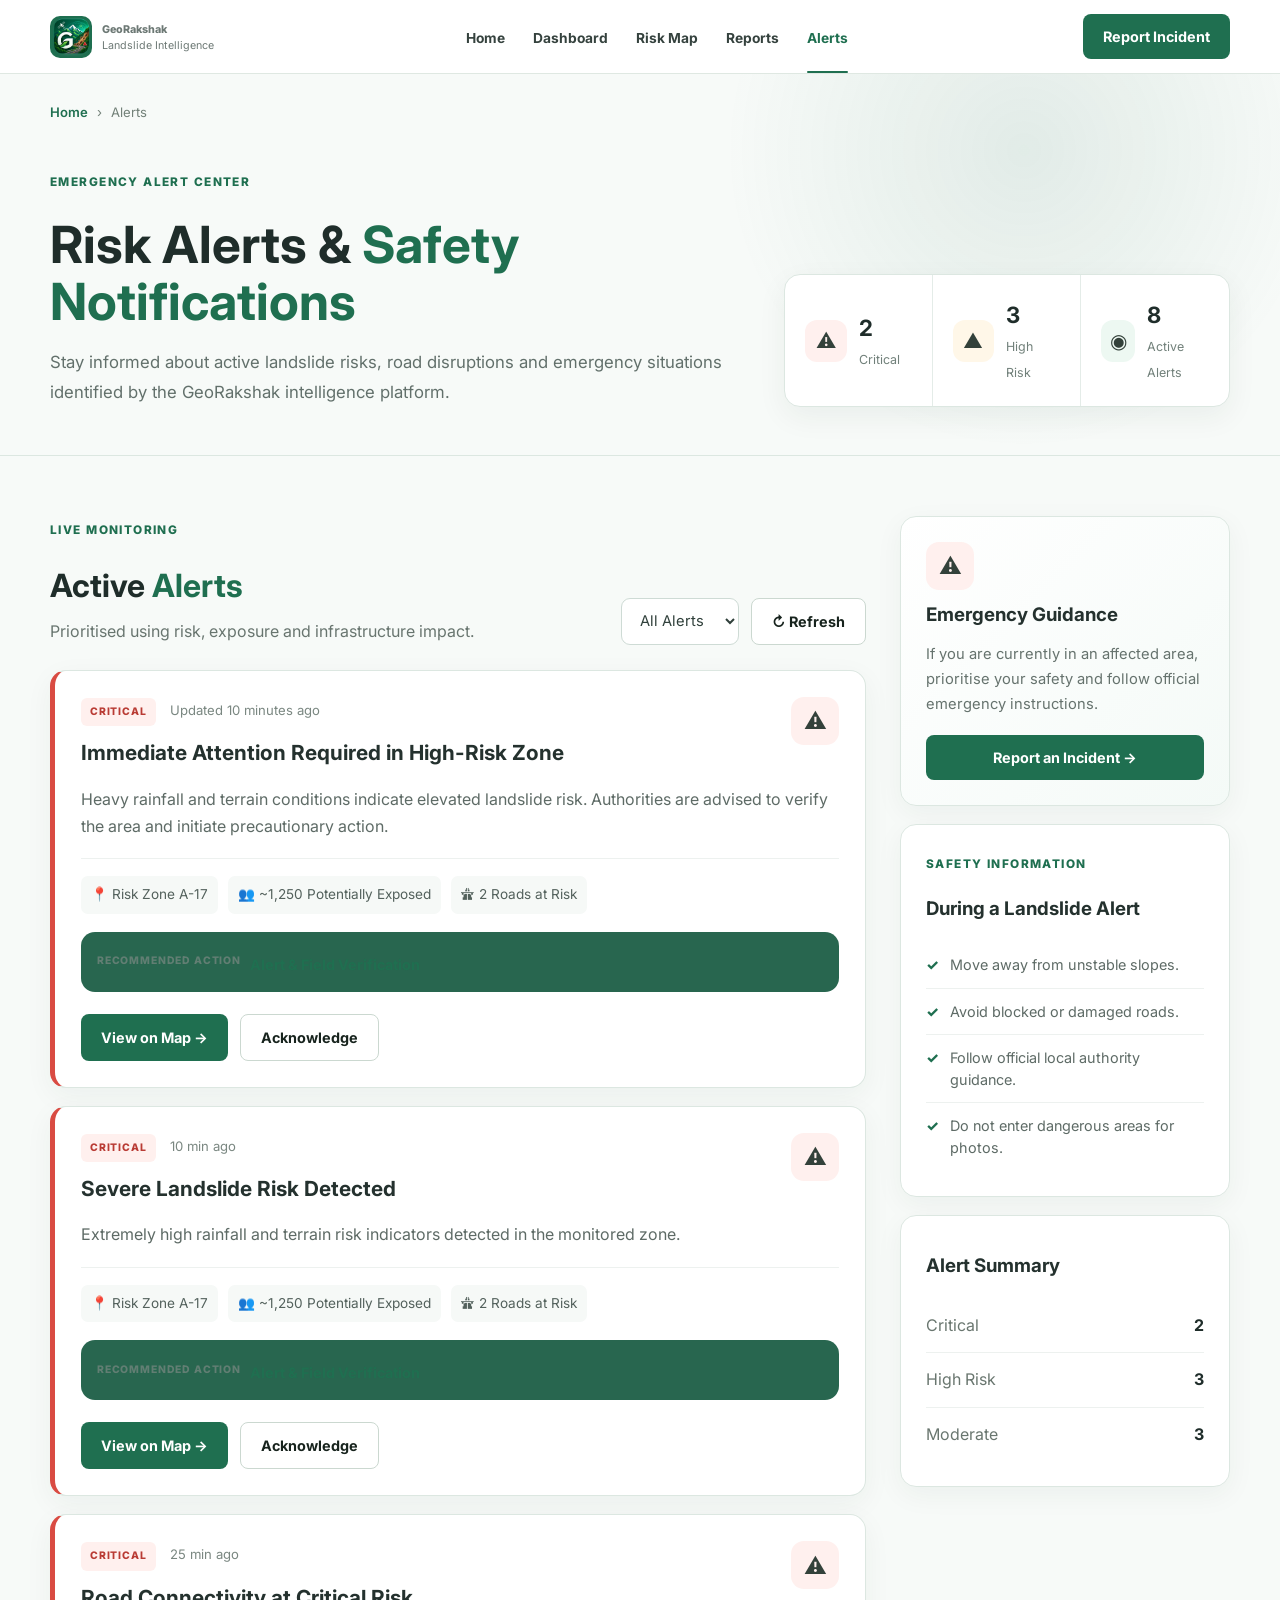
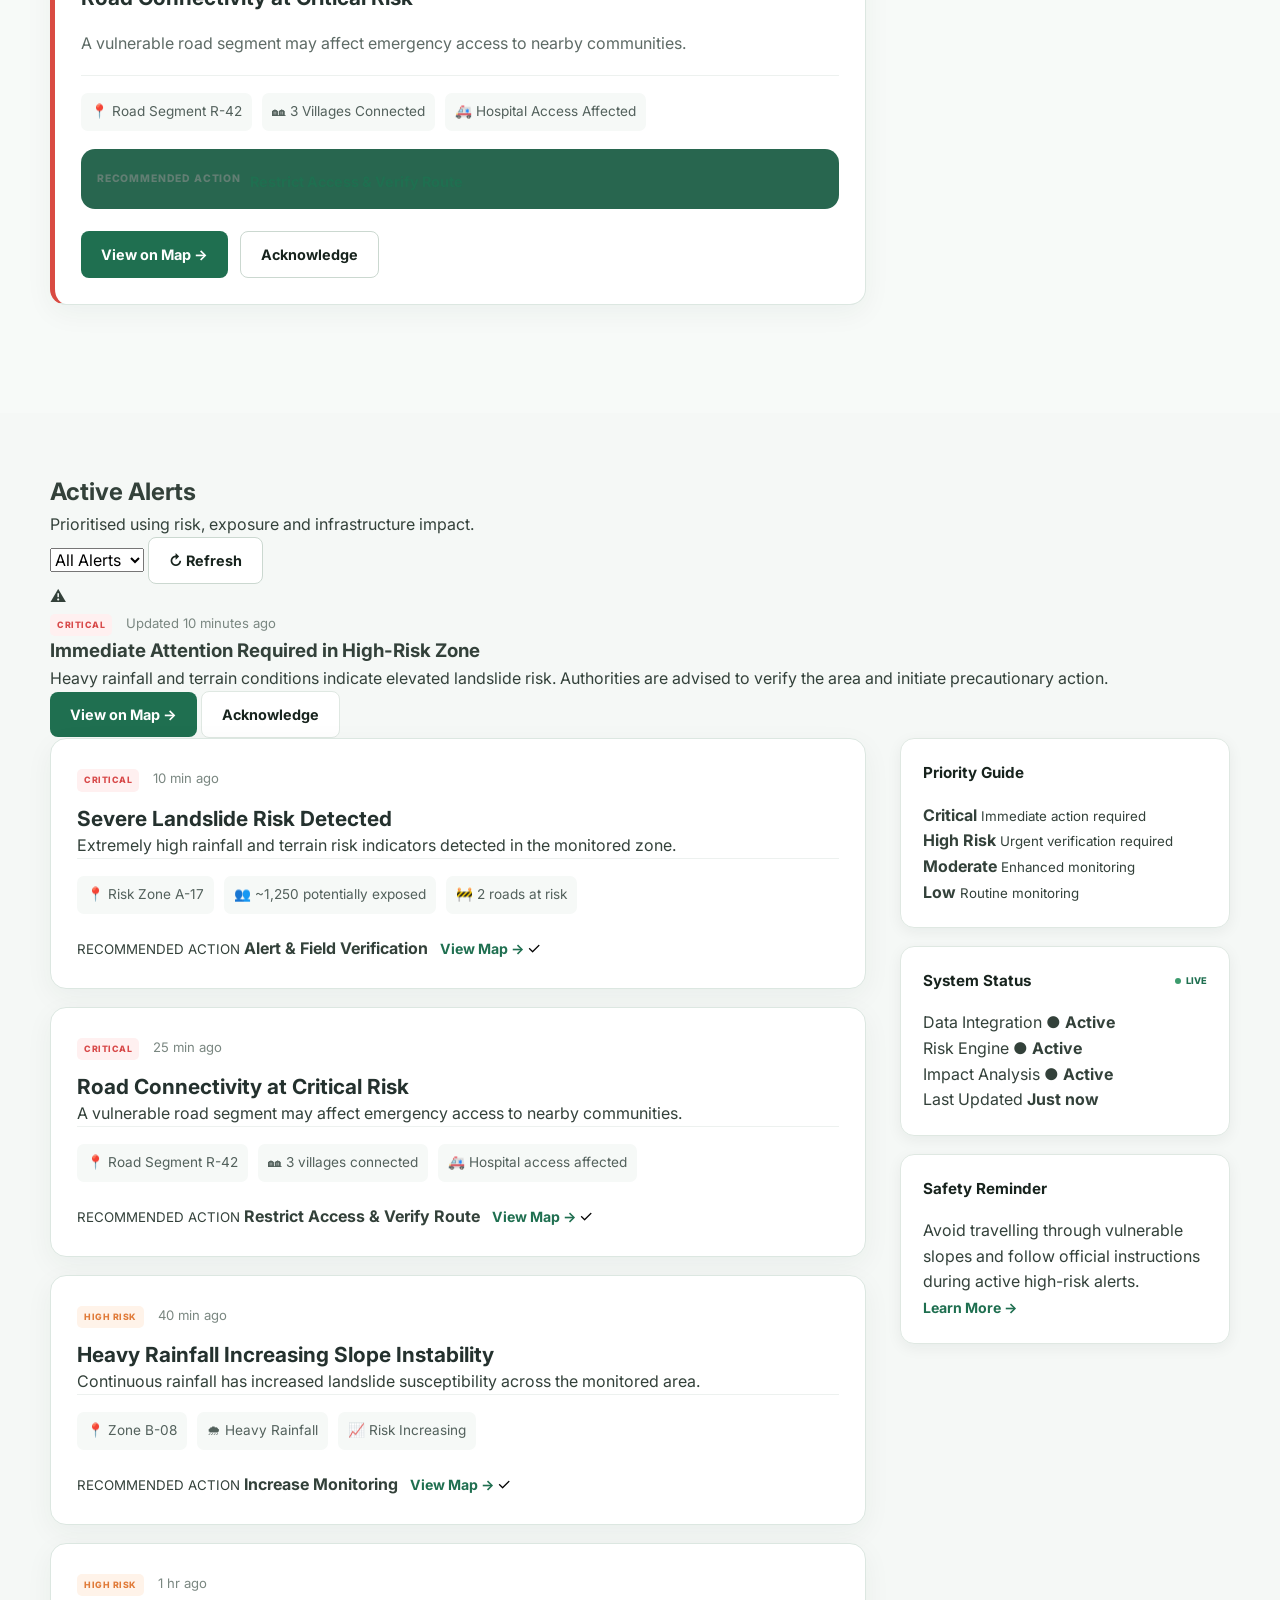
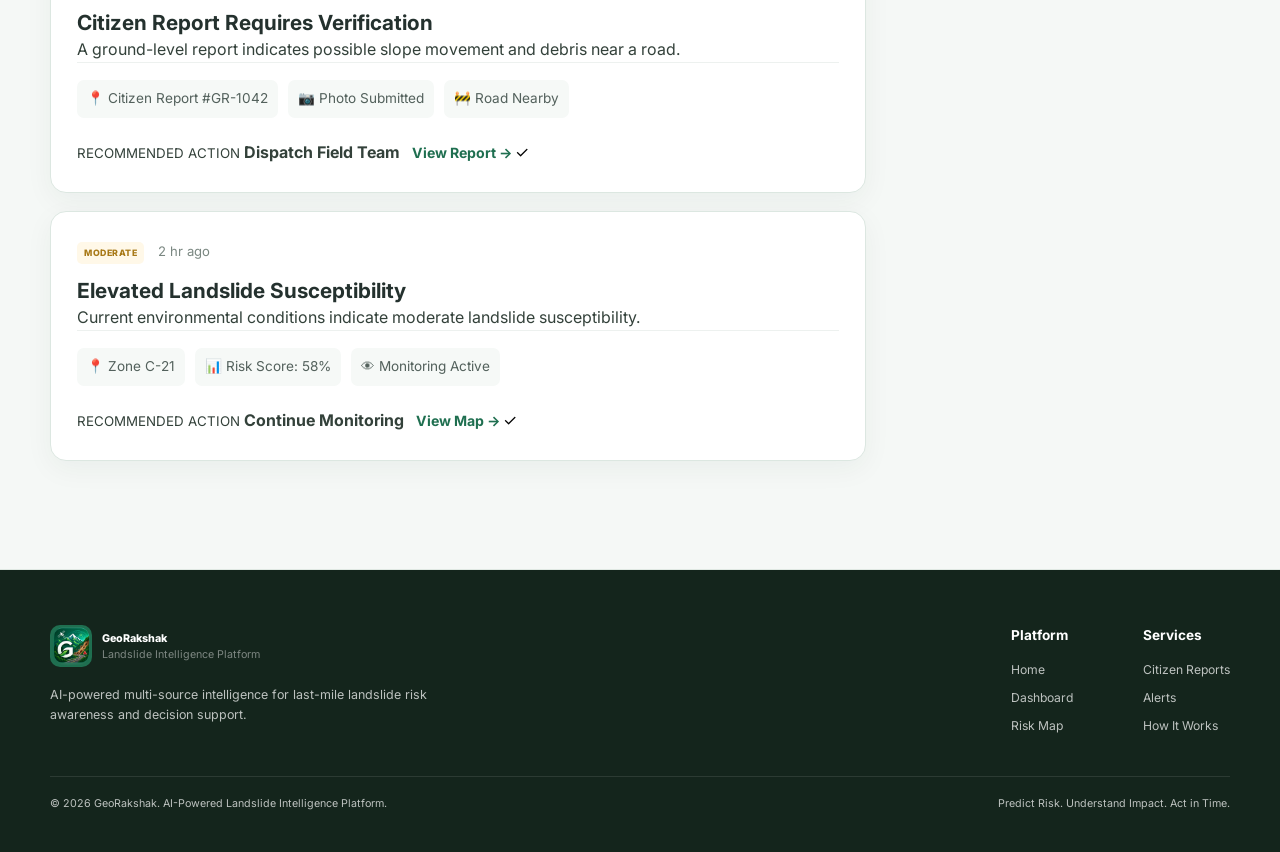
<file: alerts.html>
<!DOCTYPE html>
<html lang="en">
<head>
    <meta charset="UTF-8">

    <meta name="viewport"
          content="width=device-width, initial-scale=1.0">

    <meta name="description"
          content="GeoRakshak Landslide Alerts - Real-time risk alerts and emergency notifications">

    <title>Alerts | GeoRakshak</title>

    <!-- Shared CSS -->
    <link rel="stylesheet" href="css/style.css">
    <link rel="stylesheet" href="css/dashboard.css">
    <link rel="stylesheet" href="css/responsive.css">
    <link rel="stylesheet" href="css/alerts.css">

    <!-- Google Font -->
    <link rel="preconnect" href="https://fonts.googleapis.com">
    <link rel="preconnect" href="https://fonts.gstatic.com" crossorigin>

    <link
        href="https://fonts.googleapis.com/css2?family=Inter:wght@400;500;600;700;800&display=swap"
        rel="stylesheet"
    >
</head>

<body>

    <!-- =========================
         NAVBAR
    ========================== -->
    <header class="navbar">
        <div class="container nav-container">

            <!-- Logo -->
            <a href="index.html" class="logo">
                <div class="logo-icon">
    <img src="assets/images/logo.png" alt="GeoRakshak Logo">
</div>

                <div class="logo-text">
                    <span class="logo-name">GeoRakshak</span>
                    <span class="logo-tagline">Landslide Intelligence</span>
                </div>
            </a>


            <!-- Navigation -->
            <nav class="nav-links" id="navLinks">
                <a href="index.html" class="nav-link">Home</a>
                <a href="dashboard.html" class="nav-link">Dashboard</a>
                <a href="map.html" class="nav-link">Risk Map</a>
                <a href="reports.html" class="nav-link">Reports</a>
                <a href="alerts.html" class="nav-link active">Alerts</a>
            </nav>


            <!-- Actions -->
            <div class="nav-actions">

                <a href="reports.html" class="btn btn-primary">
                    Report Incident
                </a>

                <!-- Mobile Menu Button -->
                <button
                    class="menu-toggle"
                    id="menuToggle"
                    aria-label="Toggle navigation menu"
                >
                    <span></span>
                    <span></span>
                    <span></span>
                </button>

            </div>

        </div>
    </header>


    <main class="alerts-page">

    <!-- PAGE HEADER -->
    <section class="alerts-hero">
        <div class="container">

            <div class="breadcrumb">
                <a href="index.html">Home</a>
                <span>›</span>
                <span>Alerts</span>
            </div>

            <div class="alerts-hero-content">

                <div class="alerts-intro">
                    <span class="section-label">
                        EMERGENCY ALERT CENTER
                    </span>

                    <h1>
                        Risk Alerts &
                        <span>Safety Notifications</span>
                    </h1>

                    <p>
                        Stay informed about active landslide risks, road
                        disruptions and emergency situations identified by
                        the GeoRakshak intelligence platform.
                    </p>
                </div>

                <div class="alerts-stats">

                    <div class="alert-stat critical">
                        <div class="alert-stat-icon">⚠</div>
                        <div>
                            <strong>2</strong>
                            <span>Critical</span>
                        </div>
                    </div>

                    <div class="alert-stat high">
                        <div class="alert-stat-icon">▲</div>
                        <div>
                            <strong>3</strong>
                            <span>High Risk</span>
                        </div>
                    </div>

                    <div class="alert-stat active">
                        <div class="alert-stat-icon">◉</div>
                        <div>
                            <strong>8</strong>
                            <span>Active Alerts</span>
                        </div>
                    </div>

                </div>

            </div>

        </div>
    </section>


    <!-- ALERTS SECTION -->
    <section class="alerts-section">
        <div class="container">

            <div class="alerts-layout">


                <!-- LEFT -->
                <div class="alerts-main">

                    <div class="alerts-section-top">

                        <div>
                            <span class="section-label">
                                LIVE MONITORING
                            </span>

                            <h2>
                                Active <span>Alerts</span>
                            </h2>

                            <p>
                                Prioritised using risk, exposure and
                                infrastructure impact.
                            </p>
                        </div>

                        <div class="alerts-actions">

                            <select id="alertFilter">
                                <option value="all">All Alerts</option>
                                <option value="critical">Critical</option>
                                <option value="high">High Risk</option>
                                <option value="moderate">Moderate</option>
                            </select>

                            <button
                                type="button"
                                class="btn btn-outline"
                                id="refreshAlerts"
                            >
                                ↻ Refresh
                            </button>

                        </div>

                    </div>


                    <!-- ALERT CARD 1 -->
                    <article class="alert-card critical-alert">

                        <div class="alert-card-header">

                            <div class="alert-card-title">

                                <span class="severity-tag critical-tag">
                                    CRITICAL
                                </span>

                                <span class="alert-time">
                                    Updated 10 minutes ago
                                </span>

                                <h3>
                                    Immediate Attention Required
                                    in High-Risk Zone
                                </h3>
                            </div>

                            <div class="alert-warning-icon">
                                ⚠
                            </div>

                        </div>

                        <p class="alert-description">
                            Heavy rainfall and terrain conditions indicate
                            elevated landslide risk. Authorities are advised
                            to verify the area and initiate precautionary action.
                        </p>

                        <div class="alert-meta">
                            <span>📍 Risk Zone A-17</span>
                            <span>👥 ~1,250 Potentially Exposed</span>
                            <span>🛣 2 Roads at Risk</span>
                        </div>

                        <div class="recommended-action">
                            <span>RECOMMENDED ACTION</span>
                            <strong>Alert & Field Verification</strong>
                        </div>

                        <div class="alert-card-footer">
                            <a href="map.html" class="btn btn-primary">
                                View on Map →
                            </a>

                            <button class="btn btn-outline">
                                Acknowledge
                            </button>
                        </div>

                    </article>


                    <!-- ALERT CARD 2 -->
                    <article class="alert-card critical-alert">

                        <div class="alert-card-header">

                            <div class="alert-card-title">

                                <span class="severity-tag critical-tag">
                                    CRITICAL
                                </span>

                                <span class="alert-time">
                                    10 min ago
                                </span>

                                <h3>
                                    Severe Landslide Risk Detected
                                </h3>
                            </div>

                            <div class="alert-warning-icon">
                                ⚠
                            </div>

                        </div>

                        <p class="alert-description">
                            Extremely high rainfall and terrain risk indicators
                            detected in the monitored zone.
                        </p>

                        <div class="alert-meta">
                            <span>📍 Risk Zone A-17</span>
                            <span>👥 ~1,250 Potentially Exposed</span>
                            <span>🛣 2 Roads at Risk</span>
                        </div>

                        <div class="recommended-action">
                            <span>RECOMMENDED ACTION</span>
                            <strong>Alert & Field Verification</strong>
                        </div>

                        <div class="alert-card-footer">
                            <a href="map.html" class="btn btn-primary">
                                View on Map →
                            </a>

                            <button class="btn btn-outline">
                                Acknowledge
                            </button>
                        </div>

                    </article>


                    <!-- ALERT CARD 3 -->
                    <article class="alert-card critical-alert">

                        <div class="alert-card-header">

                            <div class="alert-card-title">

                                <span class="severity-tag critical-tag">
                                    CRITICAL
                                </span>

                                <span class="alert-time">
                                    25 min ago
                                </span>

                                <h3>
                                    Road Connectivity at Critical Risk
                                </h3>
                            </div>

                            <div class="alert-warning-icon">
                                ⚠
                            </div>

                        </div>

                        <p class="alert-description">
                            A vulnerable road segment may affect emergency
                            access to nearby communities.
                        </p>

                        <div class="alert-meta">
                            <span>📍 Road Segment R-42</span>
                            <span>🏘 3 Villages Connected</span>
                            <span>🚑 Hospital Access Affected</span>
                        </div>

                        <div class="recommended-action">
                            <span>RECOMMENDED ACTION</span>
                            <strong>Restrict Access & Verify Route</strong>
                        </div>

                        <div class="alert-card-footer">
                            <a href="map.html" class="btn btn-primary">
                                View on Map →
                            </a>

                            <button class="btn btn-outline">
                                Acknowledge
                            </button>
                        </div>

                    </article>

                </div>


                <!-- RIGHT SIDEBAR -->
                <aside class="alerts-sidebar">

                    <div class="alerts-side-card emergency-card">

                        <div class="side-icon">⚠</div>

                        <h3>Emergency Guidance</h3>

                        <p>
                            If you are currently in an affected area,
                            prioritise your safety and follow official
                            emergency instructions.
                        </p>

                        <a href="reports.html" class="btn btn-primary full-width-btn">
                            Report an Incident →
                        </a>

                    </div>


                    <div class="alerts-side-card">

                        <span class="section-label">
                            SAFETY INFORMATION
                        </span>

                        <h3>During a Landslide Alert</h3>

                        <ul class="safety-list">
                            <li>Move away from unstable slopes.</li>
                            <li>Avoid blocked or damaged roads.</li>
                            <li>Follow official local authority guidance.</li>
                            <li>Do not enter dangerous areas for photos.</li>
                        </ul>

                    </div>


                    <div class="alerts-side-card alert-summary-card">

                        <h3>Alert Summary</h3>

                        <div class="summary-row">
                            <span>Critical</span>
                            <strong>2</strong>
                        </div>

                        <div class="summary-row">
                            <span>High Risk</span>
                            <strong>3</strong>
                        </div>

                        <div class="summary-row">
                            <span>Moderate</span>
                            <strong>3</strong>
                        </div>

                    </div>

                </aside>

            </div>

        </div>
    </section>

</main>

        <!-- =========================
             MAIN ALERTS SECTION
        ========================== -->
        <section class="alerts-section section">

            <div class="container">

                <!-- Controls -->
                <div class="alerts-toolbar">

                    <div class="alerts-toolbar-left">

                        <h2>Active Alerts</h2>

                        <p>
                            Prioritised using risk, exposure and
                            infrastructure impact.
                        </p>

                    </div>


                    <div class="alerts-controls">

                        <!-- Filter -->
                        <select
                            id="alertFilter"
                            class="alert-select"
                            aria-label="Filter alerts by severity"
                        >
                            <option value="all">All Alerts</option>
                            <option value="critical">Critical</option>
                            <option value="high">High Risk</option>
                            <option value="moderate">Moderate</option>
                            <option value="low">Low Risk</option>
                        </select>


                        <!-- Refresh -->
                        <button
                            class="btn btn-outline alert-refresh-btn"
                            id="refreshAlerts"
                        >
                            ↻ Refresh
                        </button>

                    </div>

                </div>


                <!-- Critical Alert Banner -->
                <div class="emergency-banner">

                    <div class="emergency-icon">
                        ⚠
                    </div>

                    <div class="emergency-content">

                        <div class="emergency-title-row">
                            <span class="severity-badge critical-badge">
                                CRITICAL
                            </span>

                            <span class="alert-time">
                                Updated 10 minutes ago
                            </span>
                        </div>

                        <h3>
                            Immediate Attention Required in High-Risk Zone
                        </h3>

                        <p>
                            Heavy rainfall and terrain conditions indicate
                            elevated landslide risk. Authorities are advised
                            to verify the area and initiate precautionary action.
                        </p>

                        <div class="emergency-actions">

                            <a href="map.html" class="btn btn-primary">
                                View on Map →
                            </a>

                            <button
                                class="btn btn-secondary acknowledge-btn"
                            >
                                Acknowledge
                            </button>

                        </div>

                    </div>

                </div>


                <!-- Alert Grid -->
                <div class="alerts-layout">

                    <!-- LEFT : ALERT LIST -->
                    <div class="alerts-list" id="alertsList">


                        <!-- Alert 1 -->
                        <article
                            class="alert-card critical"
                            data-severity="critical"
                        >

                            <div class="alert-status-column">
                                <div class="alert-status-dot critical-dot"></div>
                            </div>


                            <div class="alert-card-content">

                                <div class="alert-card-top">

                                    <span class="severity-badge critical-badge">
                                        CRITICAL
                                    </span>

                                    <span class="alert-time">
                                        10 min ago
                                    </span>

                                </div>


                                <h3>
                                    Severe Landslide Risk Detected
                                </h3>

                                <p>
                                    Extremely high rainfall and terrain risk
                                    indicators detected in the monitored zone.
                                </p>


                                <div class="alert-meta">

                                    <span>📍 Risk Zone A-17</span>

                                    <span>👥 ~1,250 potentially exposed</span>

                                    <span>🚧 2 roads at risk</span>

                                </div>


                                <div class="alert-card-footer">

                                    <div class="recommended-action-text">

                                        <small>
                                            RECOMMENDED ACTION
                                        </small>

                                        <strong>
                                            Alert & Field Verification
                                        </strong>

                                    </div>


                                    <div class="alert-card-buttons">

                                        <a
                                            href="map.html"
                                            class="text-btn"
                                        >
                                            View Map →
                                        </a>

                                        <button
                                            class="icon-btn acknowledge-btn"
                                            title="Acknowledge Alert"
                                        >
                                            ✓
                                        </button>

                                    </div>

                                </div>

                            </div>

                        </article>


                        <!-- Alert 2 -->
                        <article
                            class="alert-card critical"
                            data-severity="critical"
                        >

                            <div class="alert-status-column">
                                <div class="alert-status-dot critical-dot"></div>
                            </div>


                            <div class="alert-card-content">

                                <div class="alert-card-top">

                                    <span class="severity-badge critical-badge">
                                        CRITICAL
                                    </span>

                                    <span class="alert-time">
                                        25 min ago
                                    </span>

                                </div>


                                <h3>
                                    Road Connectivity at Critical Risk
                                </h3>

                                <p>
                                    A vulnerable road segment may affect
                                    emergency access to nearby communities.
                                </p>


                                <div class="alert-meta">

                                    <span>📍 Road Segment R-42</span>

                                    <span>🏘 3 villages connected</span>

                                    <span>🚑 Hospital access affected</span>

                                </div>


                                <div class="alert-card-footer">

                                    <div class="recommended-action-text">

                                        <small>
                                            RECOMMENDED ACTION
                                        </small>

                                        <strong>
                                            Restrict Access & Verify Route
                                        </strong>

                                    </div>


                                    <div class="alert-card-buttons">

                                        <a
                                            href="map.html"
                                            class="text-btn"
                                        >
                                            View Map →
                                        </a>

                                        <button
                                            class="icon-btn acknowledge-btn"
                                            title="Acknowledge Alert"
                                        >
                                            ✓
                                        </button>

                                    </div>

                                </div>

                            </div>

                        </article>


                        <!-- Alert 3 -->
                        <article
                            class="alert-card high"
                            data-severity="high"
                        >

                            <div class="alert-status-column">
                                <div class="alert-status-dot high-dot"></div>
                            </div>


                            <div class="alert-card-content">

                                <div class="alert-card-top">

                                    <span class="severity-badge high-badge">
                                        HIGH RISK
                                    </span>

                                    <span class="alert-time">
                                        40 min ago
                                    </span>

                                </div>


                                <h3>
                                    Heavy Rainfall Increasing Slope Instability
                                </h3>

                                <p>
                                    Continuous rainfall has increased
                                    landslide susceptibility across
                                    the monitored area.
                                </p>


                                <div class="alert-meta">

                                    <span>📍 Zone B-08</span>

                                    <span>🌧 Heavy Rainfall</span>

                                    <span>📈 Risk Increasing</span>

                                </div>


                                <div class="alert-card-footer">

                                    <div class="recommended-action-text">

                                        <small>
                                            RECOMMENDED ACTION
                                        </small>

                                        <strong>
                                            Increase Monitoring
                                        </strong>

                                    </div>


                                    <div class="alert-card-buttons">

                                        <a
                                            href="map.html"
                                            class="text-btn"
                                        >
                                            View Map →
                                        </a>

                                        <button
                                            class="icon-btn acknowledge-btn"
                                            title="Acknowledge Alert"
                                        >
                                            ✓
                                        </button>

                                    </div>

                                </div>

                            </div>

                        </article>


                        <!-- Alert 4 -->
                        <article
                            class="alert-card high"
                            data-severity="high"
                        >

                            <div class="alert-status-column">
                                <div class="alert-status-dot high-dot"></div>
                            </div>


                            <div class="alert-card-content">

                                <div class="alert-card-top">

                                    <span class="severity-badge high-badge">
                                        HIGH RISK
                                    </span>

                                    <span class="alert-time">
                                        1 hr ago
                                    </span>

                                </div>


                                <h3>
                                    Citizen Report Requires Verification
                                </h3>

                                <p>
                                    A ground-level report indicates possible
                                    slope movement and debris near a road.
                                </p>


                                <div class="alert-meta">

                                    <span>📍 Citizen Report #GR-1042</span>

                                    <span>📷 Photo Submitted</span>

                                    <span>🚧 Road Nearby</span>

                                </div>


                                <div class="alert-card-footer">

                                    <div class="recommended-action-text">

                                        <small>
                                            RECOMMENDED ACTION
                                        </small>

                                        <strong>
                                            Dispatch Field Team
                                        </strong>

                                    </div>


                                    <div class="alert-card-buttons">

                                        <a
                                            href="reports.html"
                                            class="text-btn"
                                        >
                                            View Report →
                                        </a>

                                        <button
                                            class="icon-btn acknowledge-btn"
                                            title="Acknowledge Alert"
                                        >
                                            ✓
                                        </button>

                                    </div>

                                </div>

                            </div>

                        </article>


                        <!-- Alert 5 -->
                        <article
                            class="alert-card moderate"
                            data-severity="moderate"
                        >

                            <div class="alert-status-column">
                                <div class="alert-status-dot moderate-dot"></div>
                            </div>


                            <div class="alert-card-content">

                                <div class="alert-card-top">

                                    <span class="severity-badge moderate-badge">
                                        MODERATE
                                    </span>

                                    <span class="alert-time">
                                        2 hr ago
                                    </span>

                                </div>


                                <h3>
                                    Elevated Landslide Susceptibility
                                </h3>

                                <p>
                                    Current environmental conditions indicate
                                    moderate landslide susceptibility.
                                </p>


                                <div class="alert-meta">

                                    <span>📍 Zone C-21</span>

                                    <span>📊 Risk Score: 58%</span>

                                    <span>👁 Monitoring Active</span>

                                </div>


                                <div class="alert-card-footer">

                                    <div class="recommended-action-text">

                                        <small>
                                            RECOMMENDED ACTION
                                        </small>

                                        <strong>
                                            Continue Monitoring
                                        </strong>

                                    </div>


                                    <div class="alert-card-buttons">

                                        <a
                                            href="map.html"
                                            class="text-btn"
                                        >
                                            View Map →
                                        </a>

                                        <button
                                            class="icon-btn acknowledge-btn"
                                            title="Acknowledge Alert"
                                        >
                                            ✓
                                        </button>

                                    </div>

                                </div>

                            </div>

                        </article>


                        <!-- Empty State -->
                        <div
                            class="no-alerts"
                            id="noAlerts"
                            style="display: none;"
                        >
                            <div class="no-alert-icon">✓</div>

                            <h3>No Alerts Found</h3>

                            <p>
                                There are no active alerts matching
                                the selected filter.
                            </p>
                        </div>

                    </div>


                    <!-- RIGHT : ALERT INFORMATION PANEL -->
                    <aside class="alerts-sidebar">


                        <!-- Priority Guide -->
                        <div class="sidebar-card">

                            <div class="sidebar-card-header">
                                <h3>Priority Guide</h3>
                            </div>


                            <div class="priority-guide">

                                <div class="priority-item">

                                    <span class="priority-color critical-color"></span>

                                    <div>
                                        <strong>Critical</strong>
                                        <small>
                                            Immediate action required
                                        </small>
                                    </div>

                                </div>


                                <div class="priority-item">

                                    <span class="priority-color high-color"></span>

                                    <div>
                                        <strong>High Risk</strong>
                                        <small>
                                            Urgent verification required
                                        </small>
                                    </div>

                                </div>


                                <div class="priority-item">

                                    <span class="priority-color moderate-color"></span>

                                    <div>
                                        <strong>Moderate</strong>
                                        <small>
                                            Enhanced monitoring
                                        </small>
                                    </div>

                                </div>


                                <div class="priority-item">

                                    <span class="priority-color low-color"></span>

                                    <div>
                                        <strong>Low</strong>
                                        <small>
                                            Routine monitoring
                                        </small>
                                    </div>

                                </div>

                            </div>

                        </div>


                        <!-- System Status -->
                        <div class="sidebar-card system-status-card">

                            <div class="sidebar-card-header">

                                <h3>System Status</h3>

                                <span class="system-live">
                                    <i></i> LIVE
                                </span>

                            </div>


                            <div class="system-status-list">

                                <div class="system-status-item">

                                    <span>Data Integration</span>

                                    <strong class="status-online">
                                        ● Active
                                    </strong>

                                </div>


                                <div class="system-status-item">

                                    <span>Risk Engine</span>

                                    <strong class="status-online">
                                        ● Active
                                    </strong>

                                </div>


                                <div class="system-status-item">

                                    <span>Impact Analysis</span>

                                    <strong class="status-online">
                                        ● Active
                                    </strong>

                                </div>


                                <div class="system-status-item">

                                    <span>Last Updated</span>

                                    <strong id="lastUpdated">
                                        Just now
                                    </strong>

                                </div>

                            </div>

                        </div>


                        <!-- Safety Information -->
                        <div class="sidebar-card safety-card">

                            <div class="sidebar-card-header">
                                <h3>Safety Reminder</h3>
                            </div>

                            <p>
                                Avoid travelling through vulnerable
                                slopes and follow official instructions
                                during active high-risk alerts.
                            </p>

                            <a href="index.html#how-it-works" class="text-btn">
                                Learn More →
                            </a>

                        </div>

                    </aside>

                </div>

            </div>

        </section>

    </main>


    <!-- =========================
         FOOTER
    ========================== -->
    <footer class="footer">

        <div class="container footer-container">

            <div class="footer-brand">

                <a href="index.html" class="logo">

                    <div class="logo-icon">
    <img src="assets/images/logo.png" alt="GeoRakshak Logo">
</div>

                    <div class="logo-text">
                        <span class="logo-name">GeoRakshak</span>

                        <span class="logo-tagline">
                            Landslide Intelligence Platform
                        </span>
                    </div>

                </a>

                <p>
                    AI-powered multi-source intelligence for
                    last-mile landslide risk awareness and
                    decision support.
                </p>

            </div>


            <div class="footer-links">

                <div>

                    <h4>Platform</h4>

                    <a href="index.html">Home</a>
                    <a href="dashboard.html">Dashboard</a>
                    <a href="map.html">Risk Map</a>

                </div>


                <div>

                    <h4>Services</h4>

                    <a href="reports.html">Citizen Reports</a>
                    <a href="alerts.html">Alerts</a>
                    <a href="index.html#how-it-works">
                        How It Works
                    </a>

                </div>

            </div>

        </div>


        <div class="container footer-bottom">

            <p>
                © 2026 GeoRakshak. AI-Powered Landslide Intelligence Platform.
            </p>

            <p>
                Predict Risk. Understand Impact. Act in Time.
            </p>

        </div>

    </footer>


    <!-- Shared JavaScript -->
    <script src="js/main.js"></script>

</body>
</html>
</file>
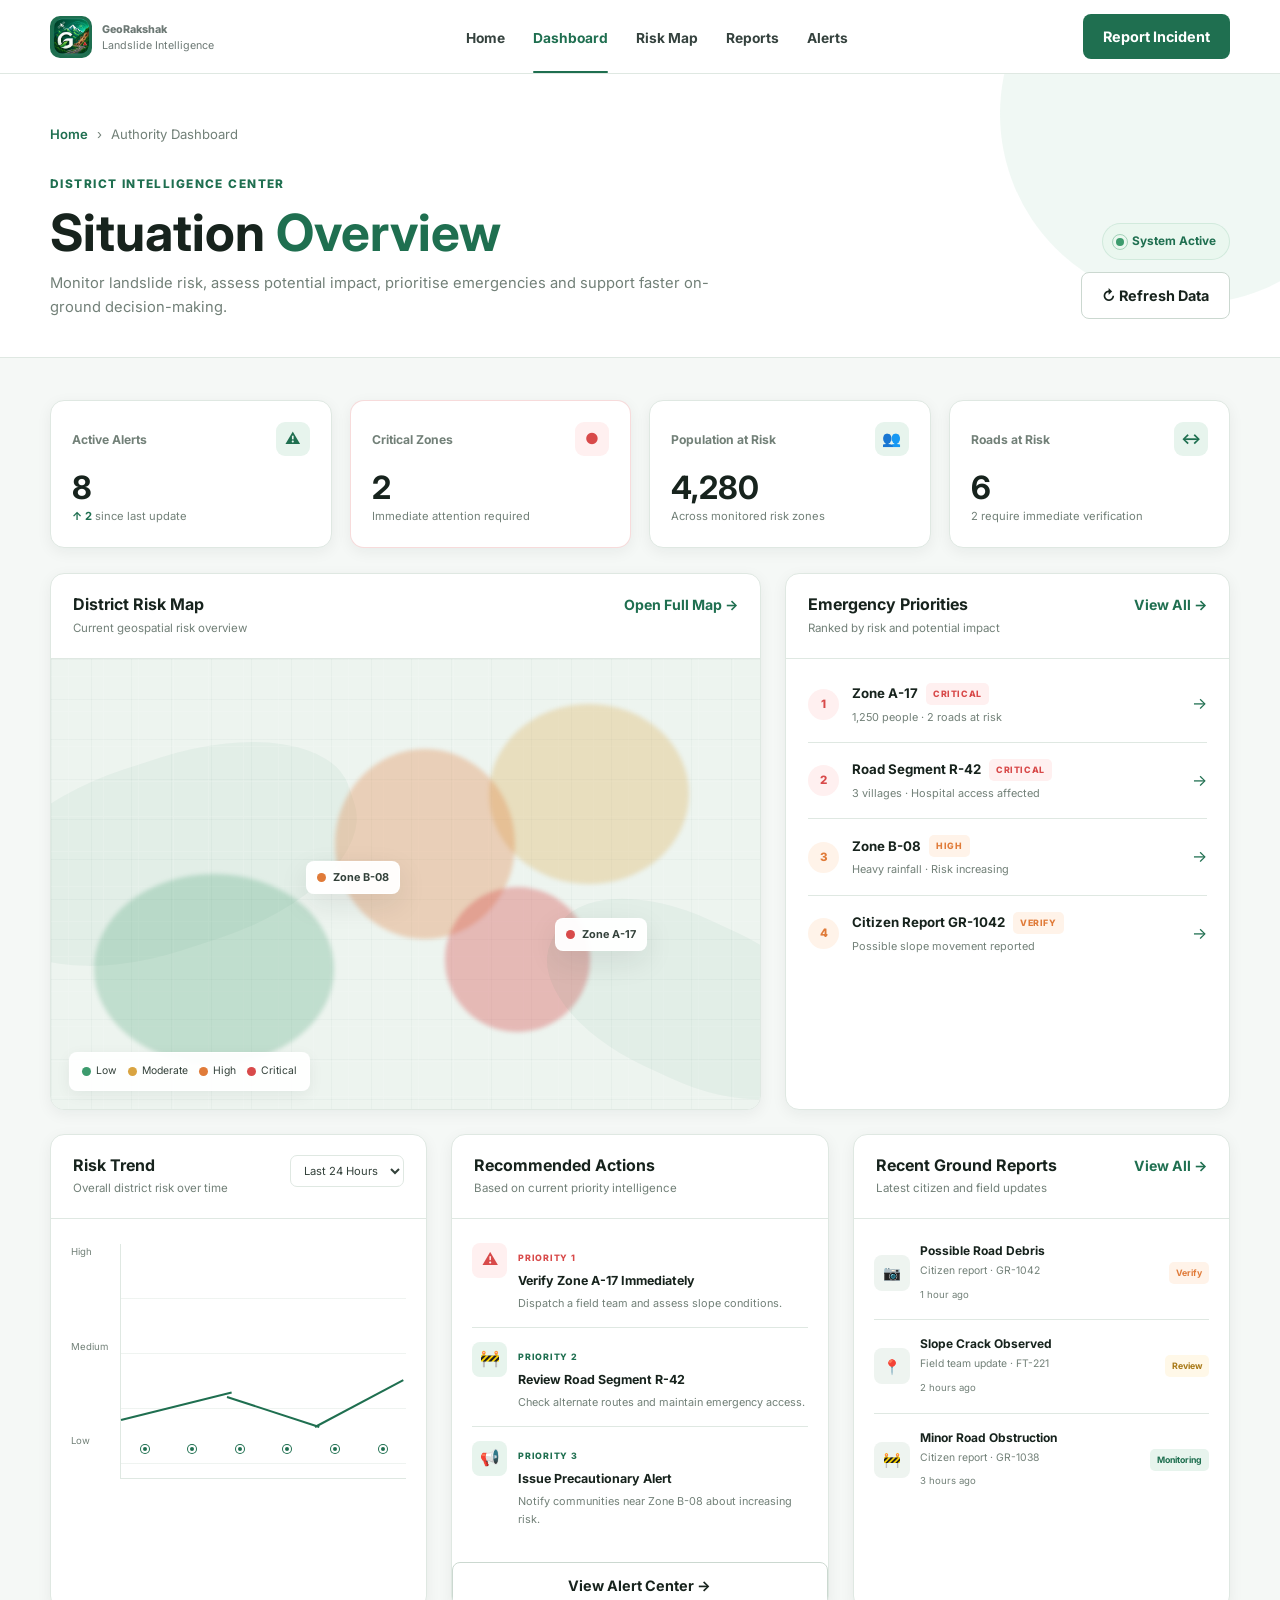
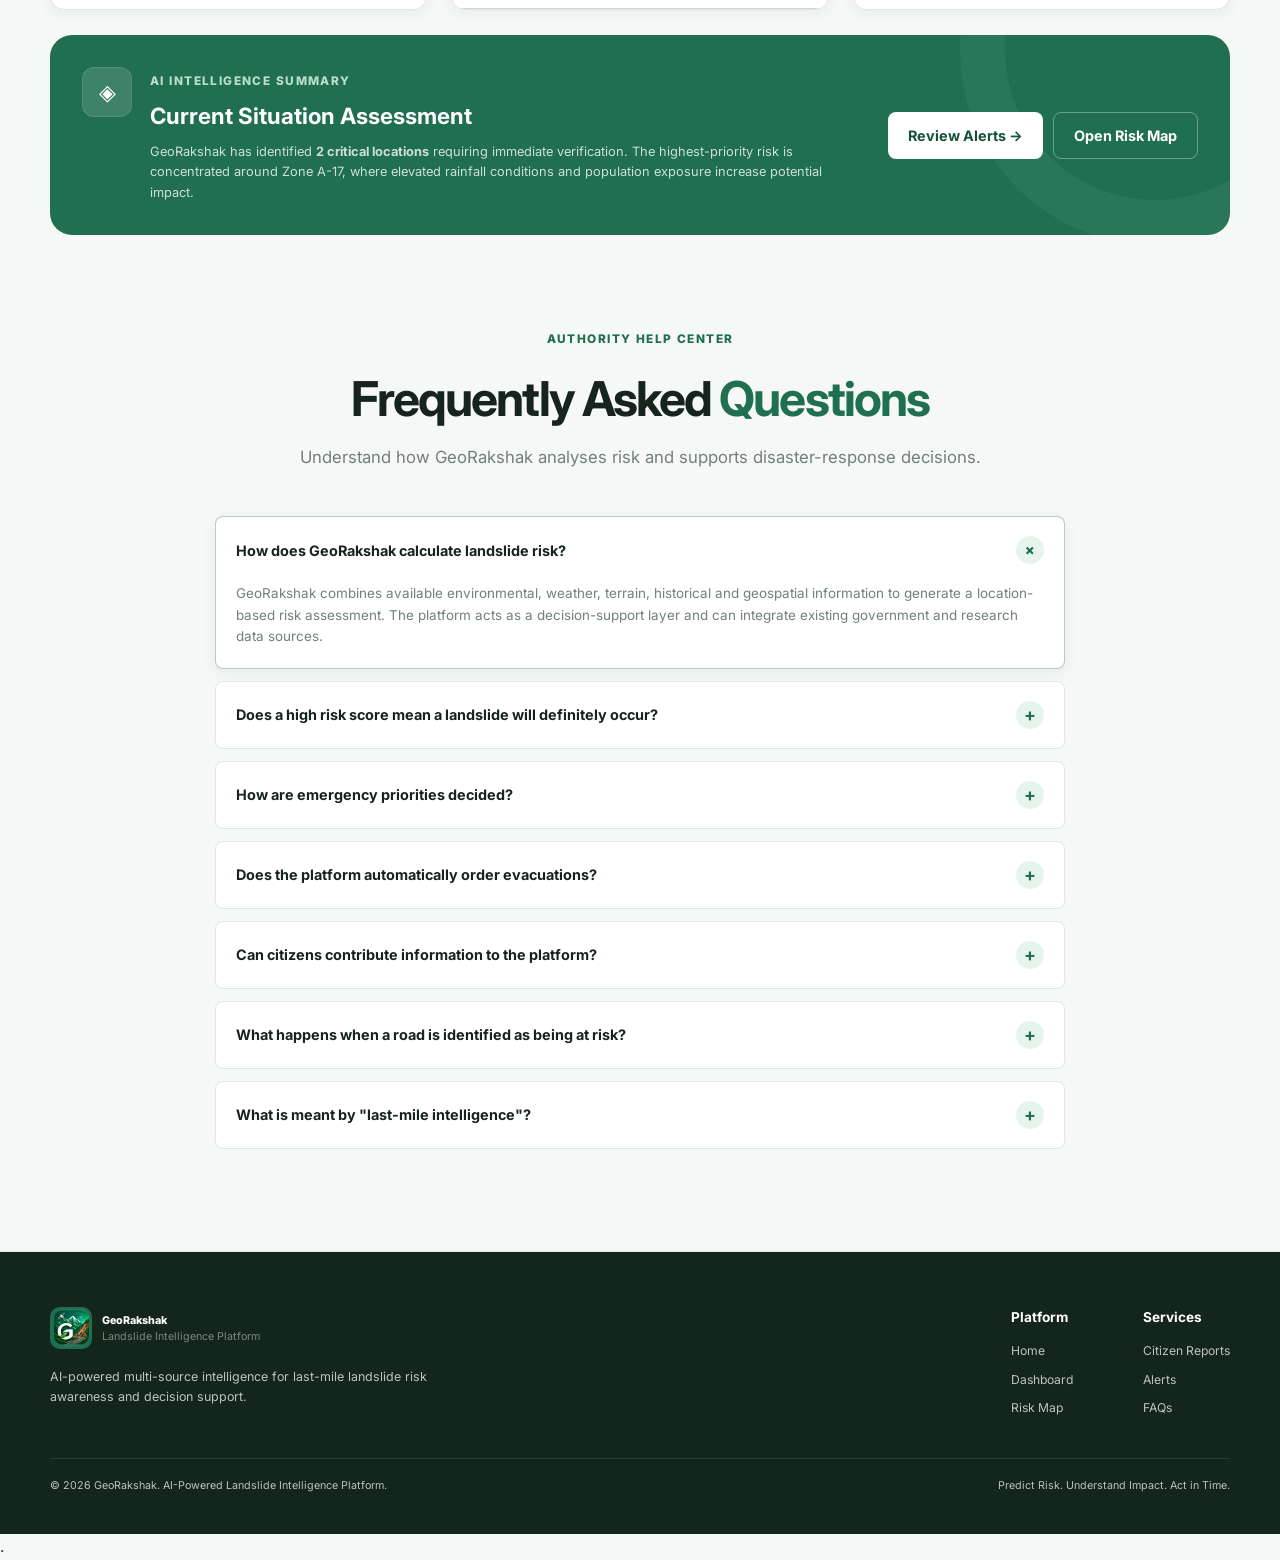
<file: dashboard.html>
<!DOCTYPE html>
<html lang="en">
<head>
    <meta charset="UTF-8">

    <meta name="viewport"
          content="width=device-width, initial-scale=1.0">

    <meta name="description"
          content="GeoRakshak Authority Dashboard - Landslide risk, impact intelligence and emergency prioritisation">

    <title>Authority Dashboard | GeoRakshak</title>

    <!-- Shared CSS -->
    <link rel="stylesheet" href="css/style.css">
    <link rel="stylesheet" href="css/dashboard.css">
    <link rel="stylesheet" href="css/responsive.css">

    <!-- Google Font -->
    <link rel="preconnect" href="https://fonts.googleapis.com">
    <link rel="preconnect" href="https://fonts.gstatic.com" crossorigin>

    <link
        href="https://fonts.googleapis.com/css2?family=Inter:wght@400;500;600;700;800&display=swap"
        rel="stylesheet"
    >
</head>

<body>

    <!-- =========================
         NAVBAR
    ========================== -->
    <header class="navbar">
        <div class="container nav-container">

            <a href="index.html" class="logo">
                <div class="logo-icon">
    <img src="assets/images/logo.png" alt="GeoRakshak Logo">
</div>

                <div class="logo-text">
                    <span class="logo-name">GeoRakshak</span>
                    <span class="logo-tagline">Landslide Intelligence</span>
                </div>
            </a>


            <nav class="nav-links" id="navLinks">
                <a href="index.html" class="nav-link">Home</a>
                <a href="dashboard.html" class="nav-link active">Dashboard</a>
                <a href="map.html" class="nav-link">Risk Map</a>
                <a href="reports.html" class="nav-link">Reports</a>
                <a href="alerts.html" class="nav-link">Alerts</a>
            </nav>


            <div class="nav-actions">

                <a href="reports.html" class="btn btn-primary">
                    Report Incident
                </a>

                <button
                    class="menu-toggle"
                    id="menuToggle"
                    aria-label="Toggle navigation menu"
                >
                    <span></span>
                    <span></span>
                    <span></span>
                </button>

            </div>

        </div>
    </header>


    <main>

        <!-- =========================
             DASHBOARD HEADER
        ========================== -->
        <section class="dashboard-header">

            <div class="container">

                <div class="breadcrumb">
                    <a href="index.html">Home</a>
                    <span>›</span>
                    <span>Authority Dashboard</span>
                </div>


                <div class="dashboard-title-row">

                    <div>
                        <span class="section-label">
                            DISTRICT INTELLIGENCE CENTER
                        </span>

                        <h1>
                            Situation <span>Overview</span>
                        </h1>

                        <p>
                            Monitor landslide risk, assess potential impact,
                            prioritise emergencies and support faster
                            on-ground decision-making.
                        </p>
                    </div>


                    <div class="dashboard-header-actions">

                        <div class="dashboard-live-status">
                            <span class="status-dot"></span>
                            System Active
                        </div>

                        <button
                            class="btn btn-outline"
                            id="dashboardRefresh"
                        >
                            ↻ Refresh Data
                        </button>

                    </div>

                </div>

            </div>

        </section>


        <!-- =========================
             DASHBOARD CONTENT
        ========================== -->
        <section class="dashboard-section">

            <div class="container">


                <!-- =========================
                     TOP STATISTICS
                ========================== -->
                <div class="dashboard-stats">

                    <article class="dashboard-stat-card">

                        <div class="dashboard-stat-top">
                            <span>Active Alerts</span>
                            <span class="stat-icon">⚠</span>
                        </div>

                        <strong id="activeAlertsCount">8</strong>

                        <p>
                            <span class="stat-up">↑ 2</span>
                            since last update
                        </p>

                    </article>


                    <article class="dashboard-stat-card critical-stat-card">

                        <div class="dashboard-stat-top">
                            <span>Critical Zones</span>
                            <span class="stat-icon">●</span>
                        </div>

                        <strong id="criticalZonesCount">2</strong>

                        <p>
                            Immediate attention required
                        </p>

                    </article>


                    <article class="dashboard-stat-card">

                        <div class="dashboard-stat-top">
                            <span>Population at Risk</span>
                            <span class="stat-icon">👥</span>
                        </div>

                        <strong id="populationRiskCount">4,280</strong>

                        <p>
                            Across monitored risk zones
                        </p>

                    </article>


                    <article class="dashboard-stat-card">

                        <div class="dashboard-stat-top">
                            <span>Roads at Risk</span>
                            <span class="stat-icon">↔</span>
                        </div>

                        <strong id="roadsRiskCount">6</strong>

                        <p>
                            2 require immediate verification
                        </p>

                    </article>

                </div>


                <!-- =========================
                     MAIN DASHBOARD GRID
                ========================== -->
                <div class="dashboard-grid">


                    <!-- =========================
                         RISK MAP CARD
                    ========================== -->
                    <section class="dashboard-card map-dashboard-card">

                        <div class="dashboard-card-header">

                            <div>
                                <h2>District Risk Map</h2>
                                <p>
                                    Current geospatial risk overview
                                </p>
                            </div>

                            <a href="map.html" class="text-btn">
                                Open Full Map →
                            </a>

                        </div>


                        <!-- Map Placeholder -->
                        <div
                            class="dashboard-map"
                            id="dashboardMap"
                        >

                            <div class="map-grid-lines"></div>


                            <div class="map-zone zone-low"></div>
                            <div class="map-zone zone-moderate"></div>
                            <div class="map-zone zone-high"></div>
                            <div class="map-zone zone-critical"></div>


                            <div class="map-marker marker-critical">
                                <span></span>
                                <strong>Zone A-17</strong>
                            </div>


                            <div class="map-marker marker-high">
                                <span></span>
                                <strong>Zone B-08</strong>
                            </div>


                            <div class="map-legend">

                                <div>
                                    <span class="legend-color low-color"></span>
                                    Low
                                </div>

                                <div>
                                    <span class="legend-color moderate-color"></span>
                                    Moderate
                                </div>

                                <div>
                                    <span class="legend-color high-color"></span>
                                    High
                                </div>

                                <div>
                                    <span class="legend-color critical-color"></span>
                                    Critical
                                </div>

                            </div>

                        </div>

                    </section>


                    <!-- =========================
                         EMERGENCY PRIORITIES
                    ========================== -->
                    <section class="dashboard-card priorities-card">

                        <div class="dashboard-card-header">

                            <div>
                                <h2>Emergency Priorities</h2>
                                <p>
                                    Ranked by risk and potential impact
                                </p>
                            </div>

                            <a href="alerts.html" class="text-btn">
                                View All →
                            </a>

                        </div>


                        <div class="priority-list">


                            <article class="priority-row">

                                <div class="priority-rank rank-critical">
                                    1
                                </div>

                                <div class="priority-info">

                                    <div class="priority-title">
                                        <h3>Zone A-17</h3>

                                        <span class="severity-badge critical-badge">
                                            CRITICAL
                                        </span>
                                    </div>

                                    <p>
                                        1,250 people · 2 roads at risk
                                    </p>

                                </div>

                                <a href="map.html" class="priority-arrow">
                                    →
                                </a>

                            </article>


                            <article class="priority-row">

                                <div class="priority-rank rank-critical">
                                    2
                                </div>

                                <div class="priority-info">

                                    <div class="priority-title">
                                        <h3>Road Segment R-42</h3>

                                        <span class="severity-badge critical-badge">
                                            CRITICAL
                                        </span>
                                    </div>

                                    <p>
                                        3 villages · Hospital access affected
                                    </p>

                                </div>

                                <a href="map.html" class="priority-arrow">
                                    →
                                </a>

                            </article>


                            <article class="priority-row">

                                <div class="priority-rank rank-high">
                                    3
                                </div>

                                <div class="priority-info">

                                    <div class="priority-title">
                                        <h3>Zone B-08</h3>

                                        <span class="severity-badge high-badge">
                                            HIGH
                                        </span>
                                    </div>

                                    <p>
                                        Heavy rainfall · Risk increasing
                                    </p>

                                </div>

                                <a href="map.html" class="priority-arrow">
                                    →
                                </a>

                            </article>


                            <article class="priority-row">

                                <div class="priority-rank rank-high">
                                    4
                                </div>

                                <div class="priority-info">

                                    <div class="priority-title">
                                        <h3>Citizen Report GR-1042</h3>

                                        <span class="severity-badge high-badge">
                                            VERIFY
                                        </span>
                                    </div>

                                    <p>
                                        Possible slope movement reported
                                    </p>

                                </div>

                                <a href="reports.html" class="priority-arrow">
                                    →
                                </a>

                            </article>

                        </div>

                    </section>

                </div>


                <!-- =========================
                     SECONDARY GRID
                ========================== -->
                <div class="dashboard-secondary-grid">


                    <!-- Risk Trend -->
                    <section class="dashboard-card trend-card">

                        <div class="dashboard-card-header">

                            <div>
                                <h2>Risk Trend</h2>
                                <p>
                                    Overall district risk over time
                                </p>
                            </div>

                            <select
                                class="dashboard-select"
                                id="riskTrendPeriod"
                            >
                                <option value="24h">Last 24 Hours</option>
                                <option value="7d">Last 7 Days</option>
                                <option value="30d">Last 30 Days</option>
                            </select>

                        </div>


                        <!-- Chart Placeholder -->
                        <div class="chart-container">

                            <div class="chart-y-axis">
                                <span>High</span>
                                <span>Medium</span>
                                <span>Low</span>
                            </div>


                            <div class="trend-chart">

                                <div class="chart-line line-1"></div>
                                <div class="chart-line line-2"></div>
                                <div class="chart-line line-3"></div>

                                <div class="chart-points">
                                    <span></span>
                                    <span></span>
                                    <span></span>
                                    <span></span>
                                    <span></span>
                                    <span></span>
                                </div>

                            </div>

                        </div>

                    </section>


                    <!-- Recommended Actions -->
                    <section class="dashboard-card actions-card">

                        <div class="dashboard-card-header">

                            <div>
                                <h2>Recommended Actions</h2>
                                <p>
                                    Based on current priority intelligence
                                </p>
                            </div>

                        </div>


                        <div class="action-list">


                            <div class="action-item action-critical">

                                <div class="action-icon">
                                    ⚠
                                </div>

                                <div>
                                    <span class="action-priority">
                                        PRIORITY 1
                                    </span>

                                    <h3>
                                        Verify Zone A-17 Immediately
                                    </h3>

                                    <p>
                                        Dispatch a field team and assess
                                        slope conditions.
                                    </p>
                                </div>

                            </div>


                            <div class="action-item">

                                <div class="action-icon">
                                    🚧
                                </div>

                                <div>
                                    <span class="action-priority">
                                        PRIORITY 2
                                    </span>

                                    <h3>
                                        Review Road Segment R-42
                                    </h3>

                                    <p>
                                        Check alternate routes and
                                        maintain emergency access.
                                    </p>
                                </div>

                            </div>


                            <div class="action-item">

                                <div class="action-icon">
                                    📢
                                </div>

                                <div>
                                    <span class="action-priority">
                                        PRIORITY 3
                                    </span>

                                    <h3>
                                        Issue Precautionary Alert
                                    </h3>

                                    <p>
                                        Notify communities near Zone B-08
                                        about increasing risk.
                                    </p>
                                </div>

                            </div>

                        </div>


                        <a
                            href="alerts.html"
                            class="btn btn-outline full-width-btn"
                        >
                            View Alert Center →
                        </a>

                    </section>


                    <!-- Recent Reports -->
                    <section class="dashboard-card reports-summary-card">

                        <div class="dashboard-card-header">

                            <div>
                                <h2>Recent Ground Reports</h2>
                                <p>
                                    Latest citizen and field updates
                                </p>
                            </div>

                            <a href="reports.html" class="text-btn">
                                View All →
                            </a>

                        </div>


                        <div class="recent-reports-list">


                            <article class="recent-report">

                                <div class="report-type-icon">
                                    📷
                                </div>

                                <div class="recent-report-content">

                                    <h3>
                                        Possible Road Debris
                                    </h3>

                                    <p>
                                        Citizen report · GR-1042
                                    </p>

                                    <small>
                                        1 hour ago
                                    </small>

                                </div>

                                <span class="report-status verify-status">
                                    Verify
                                </span>

                            </article>


                            <article class="recent-report">

                                <div class="report-type-icon">
                                    📍
                                </div>

                                <div class="recent-report-content">

                                    <h3>
                                        Slope Crack Observed
                                    </h3>

                                    <p>
                                        Field team update · FT-221
                                    </p>

                                    <small>
                                        2 hours ago
                                    </small>

                                </div>

                                <span class="report-status review-status">
                                    Review
                                </span>

                            </article>


                            <article class="recent-report">

                                <div class="report-type-icon">
                                    🚧
                                </div>

                                <div class="recent-report-content">

                                    <h3>
                                        Minor Road Obstruction
                                    </h3>

                                    <p>
                                        Citizen report · GR-1038
                                    </p>

                                    <small>
                                        3 hours ago
                                    </small>

                                </div>

                                <span class="report-status monitoring-status">
                                    Monitoring
                                </span>

                            </article>

                        </div>

                    </section>

                </div>


                <!-- =========================
                     INTELLIGENCE SUMMARY
                ========================== -->
                <section class="intelligence-summary">

                    <div class="intelligence-summary-content">

                        <div class="intelligence-summary-icon">
                            ◈
                        </div>

                        <div>
                            <span class="section-label">
                                AI INTELLIGENCE SUMMARY
                            </span>

                            <h2>
                                Current Situation Assessment
                            </h2>

                            <p>
                                GeoRakshak has identified <strong>2 critical
                                locations</strong> requiring immediate
                                verification. The highest-priority risk is
                                concentrated around Zone A-17, where elevated
                                rainfall conditions and population exposure
                                increase potential impact.
                            </p>
                        </div>

                    </div>


                    <div class="intelligence-summary-actions">

                        <a href="alerts.html" class="btn btn-primary">
                            Review Alerts →
                        </a>

                        <a href="map.html" class="btn btn-secondary">
                            Open Risk Map
                        </a>

                    </div>

                </section>


                <!-- =========================
                     FAQ SECTION
                ========================== -->
                <section class="faq-section" id="faq">

                    <div class="section-heading">

                        <span class="section-label">
                            AUTHORITY HELP CENTER
                        </span>

                        <h2>
                            Frequently Asked
                            <span>Questions</span>
                        </h2>

                        <p>
                            Understand how GeoRakshak analyses risk and
                            supports disaster-response decisions.
                        </p>

                    </div>


                    <div class="faq-container">


                        <!-- FAQ 1 -->
                        <div class="faq-item active">

                            <button class="faq-question">

                                <span>
                                    How does GeoRakshak calculate landslide risk?
                                </span>

                                <span class="faq-icon">+</span>

                            </button>

                            <div class="faq-answer">

                                <p>
                                    GeoRakshak combines available environmental,
                                    weather, terrain, historical and geospatial
                                    information to generate a location-based
                                    risk assessment. The platform acts as a
                                    decision-support layer and can integrate
                                    existing government and research data sources.
                                </p>

                            </div>

                        </div>


                        <!-- FAQ 2 -->
                        <div class="faq-item">

                            <button class="faq-question">

                                <span>
                                    Does a high risk score mean a landslide will definitely occur?
                                </span>

                                <span class="faq-icon">+</span>

                            </button>

                            <div class="faq-answer">

                                <p>
                                    No. A risk score represents the assessed
                                    likelihood and current level of concern,
                                    not a guarantee that a landslide will occur.
                                    It should be used along with field
                                    verification and official authority
                                    assessment.
                                </p>

                            </div>

                        </div>


                        <!-- FAQ 3 -->
                        <div class="faq-item">

                            <button class="faq-question">

                                <span>
                                    How are emergency priorities decided?
                                </span>

                                <span class="faq-icon">+</span>

                            </button>

                            <div class="faq-answer">

                                <p>
                                    GeoRakshak considers multiple factors,
                                    including risk level, population exposure,
                                    critical infrastructure, road connectivity
                                    and potential isolation of communities.
                                    This helps distinguish between high-risk
                                    locations and situations requiring the most
                                    urgent response.
                                </p>

                            </div>

                        </div>


                        <!-- FAQ 4 -->
                        <div class="faq-item">

                            <button class="faq-question">

                                <span>
                                    Does the platform automatically order evacuations?
                                </span>

                                <span class="faq-icon">+</span>

                            </button>

                            <div class="faq-answer">

                                <p>
                                    No. GeoRakshak provides intelligence and
                                    recommended actions. Final operational
                                    decisions, including evacuation orders,
                                    remain with authorised government and
                                    disaster-management authorities.
                                </p>

                            </div>

                        </div>


                        <!-- FAQ 5 -->
                        <div class="faq-item">

                            <button class="faq-question">

                                <span>
                                    Can citizens contribute information to the platform?
                                </span>

                                <span class="faq-icon">+</span>

                            </button>

                            <div class="faq-answer">

                                <p>
                                    Yes. Citizens and field teams can submit
                                    ground-level reports such as visible cracks,
                                    debris, road blockages or possible slope
                                    movement. These reports can be reviewed and
                                    used as additional situational intelligence.
                                </p>

                            </div>

                        </div>


                        <!-- FAQ 6 -->
                        <div class="faq-item">

                            <button class="faq-question">

                                <span>
                                    What happens when a road is identified as being at risk?
                                </span>

                                <span class="faq-icon">+</span>

                            </button>

                            <div class="faq-answer">

                                <p>
                                    The platform can analyse road connectivity
                                    and identify potentially affected
                                    communities, important routes and possible
                                    alternate access paths. It can then
                                    recommend verification, traffic
                                    restrictions or further emergency planning
                                    based on the overall situation.
                                </p>

                            </div>

                        </div>


                        <!-- FAQ 7 -->
                        <div class="faq-item">

                            <button class="faq-question">

                                <span>
                                    What is meant by "last-mile intelligence"?
                                </span>

                                <span class="faq-icon">+</span>

                            </button>

                            <div class="faq-answer">

                                <p>
                                    Last-mile intelligence means converting
                                    complex data into useful information for
                                    the people who need to act. Authorities get
                                    priority and impact information, field teams
                                    get location-specific operational details,
                                    and citizens receive simple safety alerts
                                    and reporting options.
                                </p>

                            </div>

                        </div>

                    </div>

                </section>

            </div>

        </section>

    </main>


    <!-- =========================
         FOOTER
    ========================== -->
    <footer class="footer">

        <div class="container footer-container">

            <div class="footer-brand">

                <a href="index.html" class="logo">

                    <div class="logo-icon">
    <img src="assets/images/logo.png" alt="GeoRakshak Logo">
</div>

                    <div class="logo-text">
                        <span class="logo-name">GeoRakshak</span>

                        <span class="logo-tagline">
                            Landslide Intelligence Platform
                        </span>
                    </div>

                </a>

                <p>
                    AI-powered multi-source intelligence for
                    last-mile landslide risk awareness and
                    decision support.
                </p>

            </div>


            <div class="footer-links">

                <div>

                    <h4>Platform</h4>

                    <a href="index.html">Home</a>
                    <a href="dashboard.html">Dashboard</a>
                    <a href="map.html">Risk Map</a>

                </div>


                <div>

                    <h4>Services</h4>

                    <a href="reports.html">Citizen Reports</a>
                    <a href="alerts.html">Alerts</a>
                    <a href="dashboard.html#faq">FAQs</a>

                </div>

            </div>

        </div>


        <div class="container footer-bottom">

            <p>
                © 2026 GeoRakshak. AI-Powered Landslide Intelligence Platform.
            </p>

            <p>
                Predict Risk. Understand Impact. Act in Time.
            </p>

        </div>

    </footer>


    <!-- Shared JavaScript -->
    <script src="js/main.js"></script>
    <script src="js/dashboard.js"></script>

</body>
</html>.
</file>
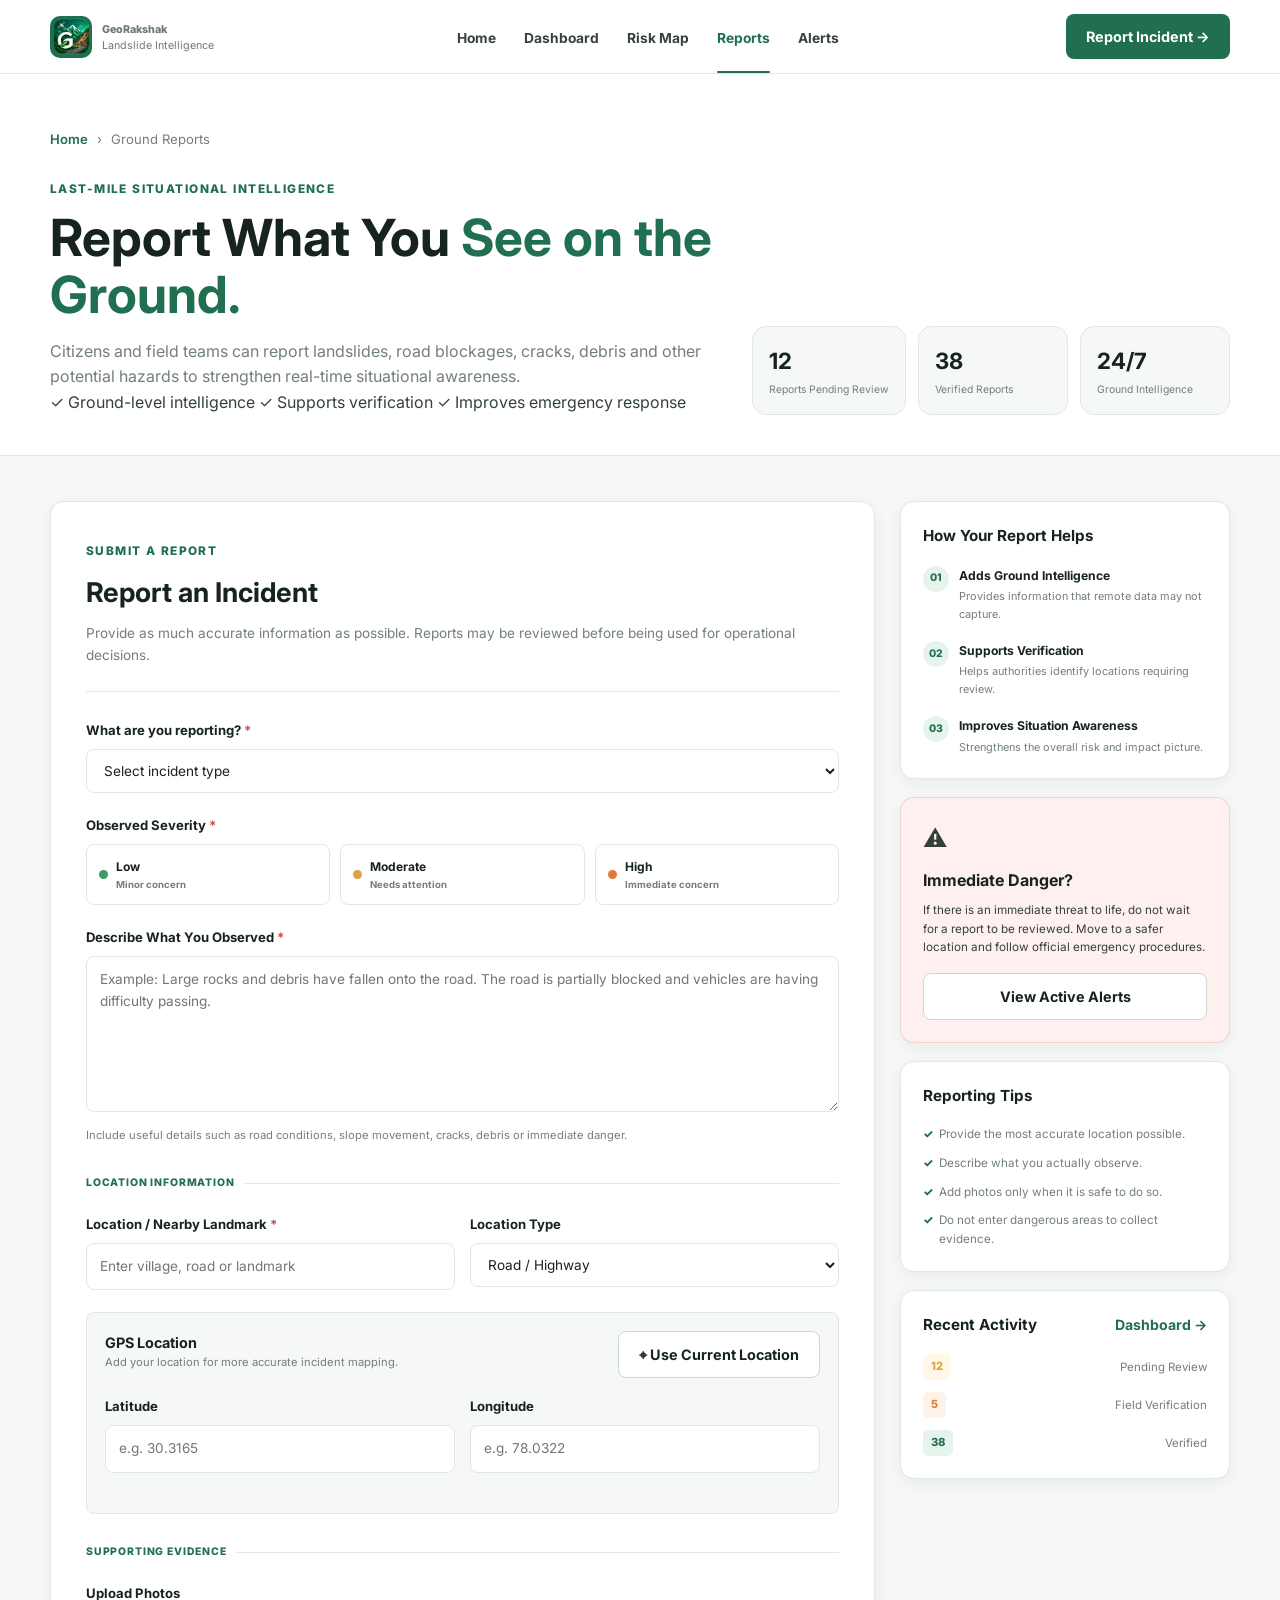
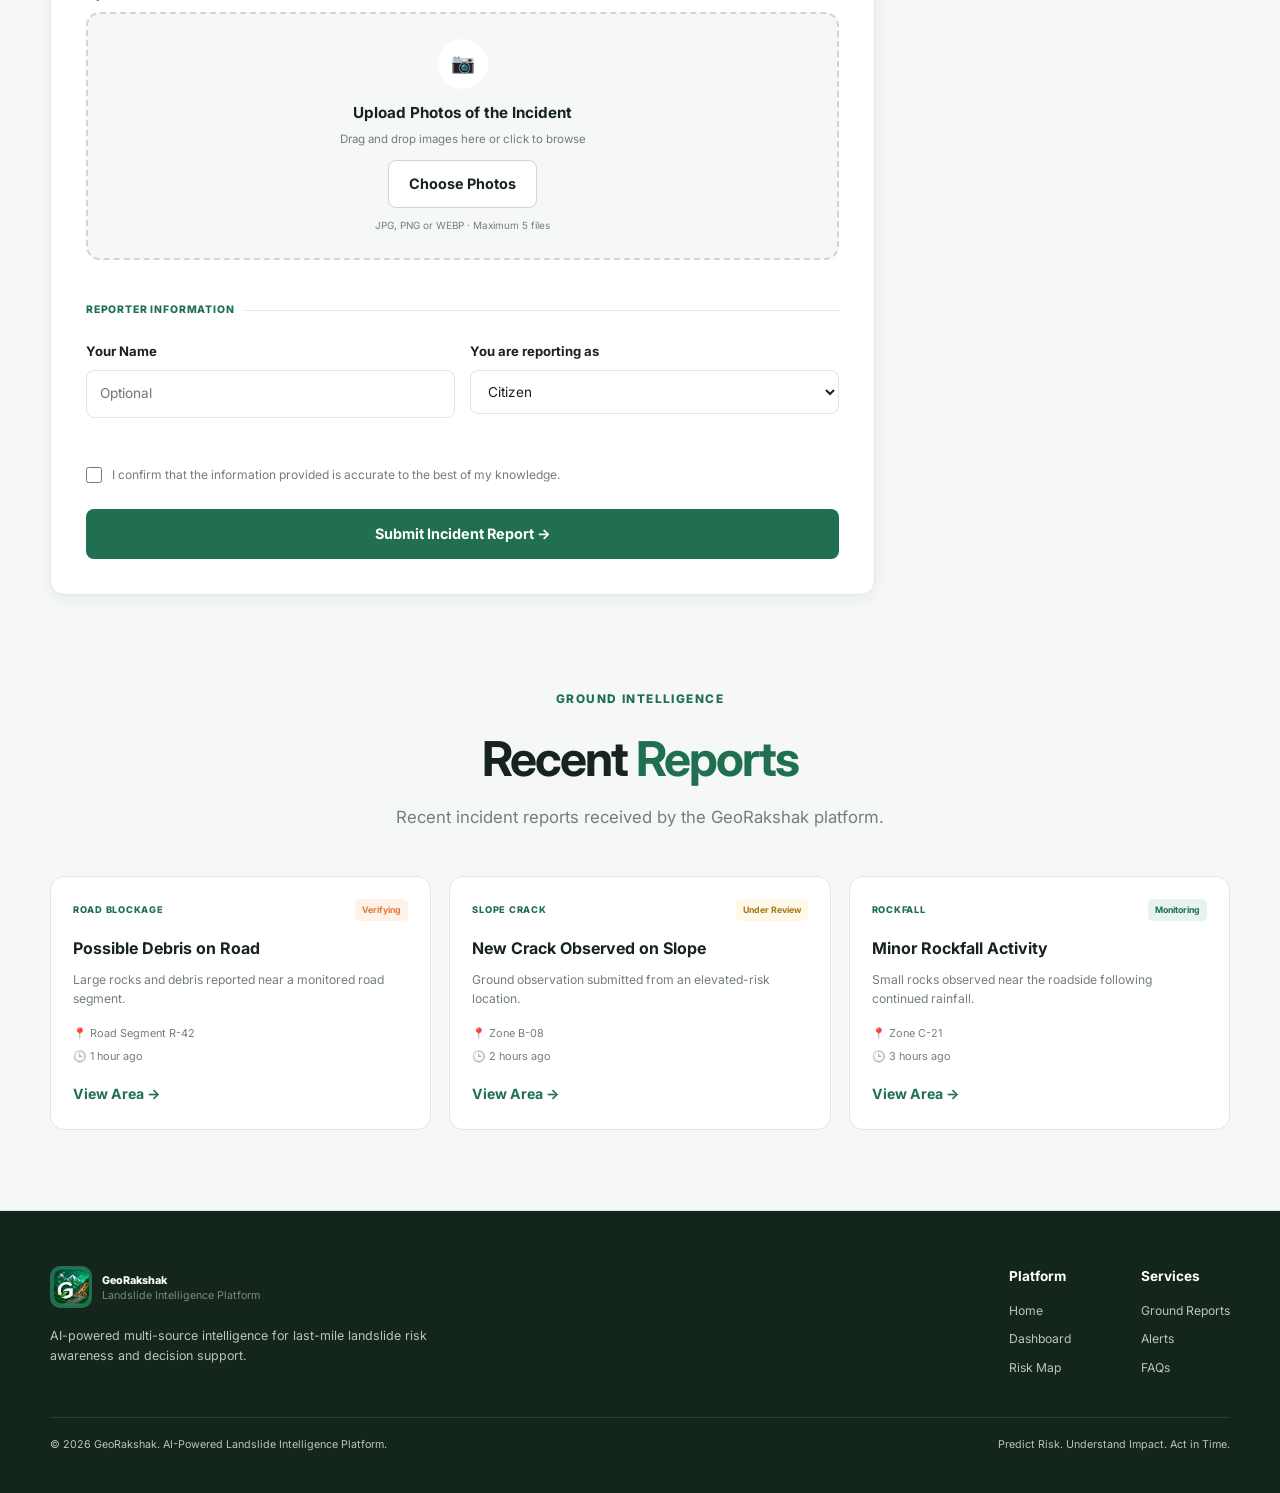
<file: reports.html>
<!DOCTYPE html>
<html lang="en">

<head>

    <meta charset="UTF-8">

    <meta
        name="viewport"
        content="width=device-width, initial-scale=1.0"
    >

    <meta
        name="description"
        content="Report landslides, road blockages, slope hazards and other incidents to GeoRakshak."
    >

    <title>Report Incident | GeoRakshak</title>


    <!-- CSS -->
    <link rel="stylesheet" href="css/style.css">
    <link rel="stylesheet" href="css/dashboard.css">
    <link rel="stylesheet" href="css/responsive.css">


    <!-- Google Font -->
    <link rel="preconnect" href="https://fonts.googleapis.com">

    <link
        rel="preconnect"
        href="https://fonts.gstatic.com"
        crossorigin
    >

    <link
        href="https://fonts.googleapis.com/css2?family=Inter:wght@400;500;600;700;800&display=swap"
        rel="stylesheet"
    >

</head>


<body>


    <!-- =========================================
         NAVBAR
    ========================================== -->

    <header class="navbar">

        <div class="container nav-container">


            <!-- Logo -->

            <a href="index.html" class="logo">

                <div class="logo-icon">
                    <img src="assets/images/logo.png" alt="GeoRakshak Logo">
                </div>


                <div class="logo-text">

                    <span class="logo-name">
                        GeoRakshak
                    </span>

                    <span class="logo-tagline">
                        Landslide Intelligence
                    </span>

                </div>

            </a>


            <!-- Navigation -->

            <nav class="nav-links" id="navLinks">

                <a
                    href="index.html"
                    class="nav-link"
                >
                    Home
                </a>


                <a
                    href="dashboard.html"
                    class="nav-link"
                >
                    Dashboard
                </a>


                <a
                    href="map.html"
                    class="nav-link"
                >
                    Risk Map
                </a>


                <a
                    href="reports.html"
                    class="nav-link active"
                >
                    Reports
                </a>


                <a
                    href="alerts.html"
                    class="nav-link"
                >
                    Alerts
                </a>

            </nav>


            <!-- Actions -->

            <div class="nav-actions">

                <a
                    href="#submit-report"
                    class="btn btn-primary"
                >
                    Report Incident →
                </a>


                <button
                    class="menu-toggle"
                    id="menuToggle"
                    aria-label="Toggle navigation menu"
                >

                    <span></span>
                    <span></span>
                    <span></span>

                </button>

            </div>


        </div>

    </header>



    <main>


        <!-- =========================================
             PAGE HERO
        ========================================== -->

        <section class="reports-page-header">

            <div class="container">


                <!-- Breadcrumb -->

                <div class="breadcrumb">

                    <a href="index.html">
                        Home
                    </a>

                    <span>›</span>

                    <span>
                        Ground Reports
                    </span>

                </div>


                <!-- Header -->

                <div class="reports-header-content">


                    <div class="reports-header-text">

                        <span class="section-label">
                            LAST-MILE SITUATIONAL INTELLIGENCE
                        </span>


                        <h1>
                            Report What You
                            <span>See on the Ground.</span>
                        </h1>


                        <p>
                            Citizens and field teams can report landslides,
                            road blockages, cracks, debris and other potential
                            hazards to strengthen real-time situational awareness.
                        </p>


                        <div class="reports-hero-points">

                            <span>
                                ✓ Ground-level intelligence
                            </span>

                            <span>
                                ✓ Supports verification
                            </span>

                            <span>
                                ✓ Improves emergency response
                            </span>

                        </div>

                    </div>


                    <!-- Stats -->

                    <div class="reports-header-stats">


                        <div class="report-header-stat">

                            <strong id="pendingReportsCount">
                                12
                            </strong>

                            <span>
                                Reports Pending Review
                            </span>

                        </div>


                        <div class="report-header-stat">

                            <strong id="verifiedReportsCount">
                                38
                            </strong>

                            <span>
                                Verified Reports
                            </span>

                        </div>


                        <div class="report-header-stat">

                            <strong>
                                24/7
                            </strong>

                            <span>
                                Ground Intelligence
                            </span>

                        </div>


                    </div>


                </div>


            </div>

        </section>



        <!-- =========================================
             MAIN REPORT SECTION
        ========================================== -->

        <section class="reports-section" id="submit-report">

            <div class="container">


                <div class="reports-main-grid">


                    <!-- =====================================
                         REPORT FORM CARD
                    ====================================== -->

                    <section class="report-form-card">


                        <!-- Form Header -->

                        <div class="report-form-header">

                            <span class="section-label">
                                SUBMIT A REPORT
                            </span>


                            <h2>
                                Report an Incident
                            </h2>


                            <p>
                                Provide as much accurate information as possible.
                                Reports may be reviewed before being used for
                                operational decisions.
                            </p>

                        </div>



                        <!-- =====================================
                             FORM
                        ====================================== -->

                        <form id="reportForm">


                            <!-- Incident Type -->

                            <div class="form-group">

                                <label for="incidentType">

                                    What are you reporting?

                                    <span>*</span>

                                </label>


                                <select
                                    id="incidentType"
                                    name="type"
                                    required
                                >

                                    <option value="">
                                        Select incident type
                                    </option>

                                    <option value="Landslide / Slope Failure">
                                        Landslide / Slope Failure
                                    </option>

                                    <option value="Road Blockage">
                                        Road Blockage
                                    </option>

                                    <option value="Visible Slope Crack">
                                        Visible Slope Crack
                                    </option>

                                    <option value="Rockfall / Falling Rocks">
                                        Rockfall / Falling Rocks
                                    </option>

                                    <option value="Debris Accumulation">
                                        Debris Accumulation
                                    </option>

                                    <option value="Other Potential Hazard">
                                        Other Potential Hazard
                                    </option>

                                </select>

                            </div>



                            <!-- Severity -->

                            <div class="form-group">

                                <label>

                                    Observed Severity

                                    <span>*</span>

                                </label>


                                <div class="severity-options">


                                    <!-- Low -->

                                    <label class="severity-option">

                                        <input
                                            type="radio"
                                            name="severity"
                                            value="low"
                                            required
                                        >


                                        <span class="severity-option-content">

                                            <span
                                                class="
                                                    severity-radio-dot
                                                    low-dot
                                                "
                                            ></span>


                                            <span>

                                                <strong>
                                                    Low
                                                </strong>

                                                <small>
                                                    Minor concern
                                                </small>

                                            </span>

                                        </span>

                                    </label>



                                    <!-- Moderate -->

                                    <label class="severity-option">

                                        <input
                                            type="radio"
                                            name="severity"
                                            value="moderate"
                                        >


                                        <span class="severity-option-content">

                                            <span
                                                class="
                                                    severity-radio-dot
                                                    moderate-dot
                                                "
                                            ></span>


                                            <span>

                                                <strong>
                                                    Moderate
                                                </strong>

                                                <small>
                                                    Needs attention
                                                </small>

                                            </span>

                                        </span>

                                    </label>



                                    <!-- High -->

                                    <label class="severity-option">

                                        <input
                                            type="radio"
                                            name="severity"
                                            value="high"
                                        >


                                        <span class="severity-option-content">

                                            <span
                                                class="
                                                    severity-radio-dot
                                                    high-dot
                                                "
                                            ></span>


                                            <span>

                                                <strong>
                                                    High
                                                </strong>

                                                <small>
                                                    Immediate concern
                                                </small>

                                            </span>

                                        </span>

                                    </label>


                                </div>

                            </div>



                            <!-- Description -->

                            <div class="form-group">

                                <label for="reportDescription">

                                    Describe What You Observed

                                    <span>*</span>

                                </label>


                                <textarea
                                    id="reportDescription"
                                    name="description"
                                    rows="6"
                                    required
                                    placeholder="Example: Large rocks and debris have fallen onto the road. The road is partially blocked and vehicles are having difficulty passing."
                                ></textarea>


                                <small class="form-help">

                                    Include useful details such as road
                                    conditions, slope movement, cracks,
                                    debris or immediate danger.

                                </small>

                            </div>



                            <!-- =====================================
                                 LOCATION
                            ====================================== -->

                            <div class="form-section-divider">

                                <span>
                                    LOCATION INFORMATION
                                </span>

                            </div>


                            <div class="location-form-grid">


                                <!-- Location -->

                                <div class="form-group">

                                    <label for="locationName">

                                        Location / Nearby Landmark

                                        <span>*</span>

                                    </label>


                                    <input
                                        type="text"
                                        id="locationName"
                                        name="location"
                                        placeholder="Enter village, road or landmark"
                                        required
                                    >

                                </div>



                                <!-- Location Type -->

                                <div class="form-group">

                                    <label for="locationType">
                                        Location Type
                                    </label>


                                    <select
                                        id="locationType"
                                        name="locationType"
                                    >

                                        <option value="Road / Highway">
                                            Road / Highway
                                        </option>

                                        <option value="Village / Community">
                                            Village / Community
                                        </option>

                                        <option value="Mountain / Slope">
                                            Mountain / Slope
                                        </option>

                                        <option value="Other">
                                            Other
                                        </option>

                                    </select>

                                </div>


                            </div>



                            <!-- GPS -->

                            <div class="coordinates-section">


                                <div class="coordinates-header">


                                    <div>

                                        <h3>
                                            GPS Location
                                        </h3>

                                        <p>
                                            Add your location for more
                                            accurate incident mapping.
                                        </p>

                                    </div>


                                    <button
                                        type="button"
                                        class="btn btn-outline"
                                        id="getLocationBtn"
                                    >
                                        ⌖ Use Current Location
                                    </button>


                                </div>


                                <div class="coordinates-grid">


                                    <!-- Latitude -->

                                    <div class="form-group">

                                        <label for="latitude">
                                            Latitude
                                        </label>


                                        <input
                                            type="number"
                                            step="any"
                                            id="latitude"
                                            name="latitude"
                                            placeholder="e.g. 30.3165"
                                        >

                                    </div>



                                    <!-- Longitude -->

                                    <div class="form-group">

                                        <label for="longitude">
                                            Longitude
                                        </label>


                                        <input
                                            type="number"
                                            step="any"
                                            id="longitude"
                                            name="longitude"
                                            placeholder="e.g. 78.0322"
                                        >

                                    </div>


                                </div>


                            </div>



                            <!-- =====================================
                                 PHOTO EVIDENCE
                            ====================================== -->

                            <div class="form-section-divider">

                                <span>
                                    SUPPORTING EVIDENCE
                                </span>

                            </div>


                            <div class="form-group">


                                <label for="incidentPhotos">
                                    Upload Photos
                                </label>


                                <div
                                    class="file-upload-area"
                                    id="fileUploadArea"
                                >


                                    <input
                                        type="file"
                                        id="incidentPhotos"
                                        name="photos"
                                        accept="image/jpeg,image/png,image/webp"
                                        multiple
                                    >


                                    <div class="file-upload-content">


                                        <div class="upload-icon">
                                            📷
                                        </div>


                                        <h3>
                                            Upload Photos of the Incident
                                        </h3>


                                        <p>
                                            Drag and drop images here
                                            or click to browse
                                        </p>


                                        <button
                                            type="button"
                                            class="btn btn-outline"
                                            id="browseFilesBtn"
                                        >
                                            Choose Photos
                                        </button>


                                        <small>
                                            JPG, PNG or WEBP · Maximum 5 files
                                        </small>


                                    </div>


                                </div>


                                <!-- Image Previews -->

                                <div
                                    class="image-preview-grid"
                                    id="imagePreviewGrid"
                                ></div>


                            </div>



                            <!-- =====================================
                                 REPORTER INFORMATION
                            ====================================== -->

                            <div class="form-section-divider">

                                <span>
                                    REPORTER INFORMATION
                                </span>

                            </div>


                            <div class="reporter-form-grid">


                                <!-- Name -->

                                <div class="form-group">

                                    <label for="reporterName">
                                        Your Name
                                    </label>


                                    <input
                                        type="text"
                                        id="reporterName"
                                        name="reporterName"
                                        placeholder="Optional"
                                    >

                                </div>



                                <!-- Role -->

                                <div class="form-group">

                                    <label for="reporterRole">
                                        You are reporting as
                                    </label>


                                    <select
                                        id="reporterRole"
                                        name="reporterRole"
                                    >

                                        <option value="Citizen">
                                            Citizen
                                        </option>

                                        <option value="Field Team Member">
                                            Field Team Member
                                        </option>

                                        <option value="Volunteer">
                                            Volunteer
                                        </option>

                                        <option value="Other">
                                            Other
                                        </option>

                                    </select>

                                </div>


                            </div>



                            <!-- Consent -->

                            <label class="consent-checkbox">

                                <input
                                    type="checkbox"
                                    id="reportConsent"
                                    required
                                >


                                <span>

                                    I confirm that the information provided
                                    is accurate to the best of my knowledge.

                                </span>

                            </label>



                            <!-- Submit -->

                            <button
                                type="submit"
                                class="
                                    btn
                                    btn-primary
                                    report-submit-btn
                                "
                            >
                                Submit Incident Report →
                            </button>



                            <!-- Form Message -->

                            <div
                                class="form-message"
                                id="reportFormMessage"
                                role="alert"
                            ></div>


                        </form>


                    </section>



                    <!-- =====================================
                         SIDEBAR
                    ====================================== -->

                    <aside class="reports-sidebar">


                        <!-- How Report Helps -->

                        <div class="sidebar-card report-help-card">


                            <div class="sidebar-card-header">

                                <h3>
                                    How Your Report Helps
                                </h3>

                            </div>


                            <div class="report-help-list">


                                <div class="report-help-item">

                                    <span>01</span>


                                    <div>

                                        <strong>
                                            Adds Ground Intelligence
                                        </strong>

                                        <p>
                                            Provides information that remote
                                            data may not capture.
                                        </p>

                                    </div>

                                </div>



                                <div class="report-help-item">

                                    <span>02</span>


                                    <div>

                                        <strong>
                                            Supports Verification
                                        </strong>

                                        <p>
                                            Helps authorities identify locations
                                            requiring review.
                                        </p>

                                    </div>

                                </div>



                                <div class="report-help-item">

                                    <span>03</span>


                                    <div>

                                        <strong>
                                            Improves Situation Awareness
                                        </strong>

                                        <p>
                                            Strengthens the overall risk and
                                            impact picture.
                                        </p>

                                    </div>

                                </div>


                            </div>


                        </div>



                        <!-- Emergency Notice -->

                        <div class="sidebar-card emergency-notice">


                            <div class="emergency-notice-icon">
                                ⚠
                            </div>


                            <h3>
                                Immediate Danger?
                            </h3>


                            <p>
                                If there is an immediate threat to life,
                                do not wait for a report to be reviewed.
                                Move to a safer location and follow official
                                emergency procedures.
                            </p>


                            <a
                                href="alerts.html"
                                class="
                                    btn
                                    btn-outline
                                    full-width-btn
                                "
                            >
                                View Active Alerts
                            </a>


                        </div>



                        <!-- Reporting Tips -->

                        <div class="sidebar-card">


                            <div class="sidebar-card-header">

                                <h3>
                                    Reporting Tips
                                </h3>

                            </div>


                            <ul class="reporting-tips">

                                <li>
                                    Provide the most accurate location possible.
                                </li>

                                <li>
                                    Describe what you actually observe.
                                </li>

                                <li>
                                    Add photos only when it is safe to do so.
                                </li>

                                <li>
                                    Do not enter dangerous areas to collect evidence.
                                </li>

                            </ul>


                        </div>



                        <!-- Recent Activity -->

                        <div class="sidebar-card recent-status-card">


                            <div class="sidebar-card-header">

                                <h3>
                                    Recent Activity
                                </h3>


                                <a
                                    href="dashboard.html"
                                    class="text-btn"
                                >
                                    Dashboard →
                                </a>

                            </div>


                            <div class="report-status-summary">


                                <div>

                                    <span class="status-count pending-count">
                                        12
                                    </span>

                                    <span>
                                        Pending Review
                                    </span>

                                </div>


                                <div>

                                    <span class="status-count verify-count">
                                        5
                                    </span>

                                    <span>
                                        Field Verification
                                    </span>

                                </div>


                                <div>

                                    <span class="status-count verified-count">
                                        38
                                    </span>

                                    <span>
                                        Verified
                                    </span>

                                </div>


                            </div>


                        </div>


                    </aside>


                </div>



                <!-- =========================================
                     RECENT PUBLIC REPORTS
                ========================================== -->

                <section class="public-reports-section">


                    <div class="section-heading">


                        <span class="section-label">
                            GROUND INTELLIGENCE
                        </span>


                        <h2>
                            Recent <span>Reports</span>
                        </h2>


                        <p>
                            Recent incident reports received by
                            the GeoRakshak platform.
                        </p>


                    </div>



                    <div class="public-reports-grid">


                        <!-- Report 1 -->

                        <article class="public-report-card">


                            <div class="public-report-top">

                                <span class="report-category">
                                    ROAD BLOCKAGE
                                </span>


                                <span class="report-status verify-status">
                                    Verifying
                                </span>

                            </div>


                            <h3>
                                Possible Debris on Road
                            </h3>


                            <p>
                                Large rocks and debris reported near
                                a monitored road segment.
                            </p>


                            <div class="public-report-meta">

                                <span>
                                    📍 Road Segment R-42
                                </span>

                                <span>
                                    🕒 1 hour ago
                                </span>

                            </div>


                            <a
                                href="map.html"
                                class="text-btn"
                            >
                                View Area →
                            </a>


                        </article>



                        <!-- Report 2 -->

                        <article class="public-report-card">


                            <div class="public-report-top">

                                <span class="report-category">
                                    SLOPE CRACK
                                </span>


                                <span class="report-status review-status">
                                    Under Review
                                </span>

                            </div>


                            <h3>
                                New Crack Observed on Slope
                            </h3>


                            <p>
                                Ground observation submitted from an
                                elevated-risk location.
                            </p>


                            <div class="public-report-meta">

                                <span>
                                    📍 Zone B-08
                                </span>

                                <span>
                                    🕒 2 hours ago
                                </span>

                            </div>


                            <a
                                href="map.html"
                                class="text-btn"
                            >
                                View Area →
                            </a>


                        </article>



                        <!-- Report 3 -->

                        <article class="public-report-card">


                            <div class="public-report-top">

                                <span class="report-category">
                                    ROCKFALL
                                </span>


                                <span class="report-status monitoring-status">
                                    Monitoring
                                </span>

                            </div>


                            <h3>
                                Minor Rockfall Activity
                            </h3>


                            <p>
                                Small rocks observed near the roadside
                                following continued rainfall.
                            </p>


                            <div class="public-report-meta">

                                <span>
                                    📍 Zone C-21
                                </span>

                                <span>
                                    🕒 3 hours ago
                                </span>

                            </div>


                            <a
                                href="map.html"
                                class="text-btn"
                            >
                                View Area →
                            </a>


                        </article>


                    </div>


                </section>


            </div>

        </section>


    </main>



    <!-- =========================================
         FOOTER
    ========================================== -->

    <footer class="footer">


        <div class="container footer-container">


            <!-- Brand -->

            <div class="footer-brand">


                <a
                    href="index.html"
                    class="logo"
                >


                    <div class="logo-icon">
    <img src="assets/images/logo.png" alt="GeoRakshak Logo">
</div>

                    <div class="logo-text">

                        <span class="logo-name">
                            GeoRakshak
                        </span>

                        <span class="logo-tagline">
                            Landslide Intelligence Platform
                        </span>

                    </div>


                </a>


                <p>
                    AI-powered multi-source intelligence for
                    last-mile landslide risk awareness and
                    decision support.
                </p>


            </div>



            <!-- Links -->

            <div class="footer-links">


                <div>

                    <h4>
                        Platform
                    </h4>

                    <a href="index.html">
                        Home
                    </a>

                    <a href="dashboard.html">
                        Dashboard
                    </a>

                    <a href="map.html">
                        Risk Map
                    </a>

                </div>



                <div>

                    <h4>
                        Services
                    </h4>

                    <a href="reports.html">
                        Ground Reports
                    </a>

                    <a href="alerts.html">
                        Alerts
                    </a>

                    <a href="dashboard.html#faq">
                        FAQs
                    </a>

                </div>


            </div>


        </div>



        <!-- Footer Bottom -->

        <div class="container footer-bottom">


            <p>
                © 2026 GeoRakshak. AI-Powered Landslide Intelligence Platform.
            </p>


            <p>
                Predict Risk. Understand Impact. Act in Time.
            </p>


        </div>


    </footer>



    <!-- =========================================
         JAVASCRIPT
    ========================================== -->

    <script src="js/main.js"></script>
    <script src="js/api.js"></script>
    <script src="js/reports.js"></script>


</body>

</html>
</file>
<file: css/style.css>
/* =========================================================
   GEORAKSHAK - GLOBAL STYLESHEET
   Pages:
   - index.html
   - dashboard.html
   - map.html
   - reports.html
   - alerts.html

   Author: GeoRakshak Team
========================================================= */


/* =========================================================
   GEORAKSHAK - MAIN STYLESHEET
   style.css
========================================================= */

/* ================= ROOT ================= */

.logo-icon {
    width: 46px;
    height: 46px;
    border-radius: 12px;
    overflow: hidden;
    flex-shrink: 0;
}

.logo-icon img {
    width: 100%;
    height: 100%;
    object-fit: cover;
    display: block;
}

:root {
    --primary: #176348;
    --primary-dark: #104936;
    --primary-light: #eaf4ef;

    --dark: #1d2926;
    --text: #35423e;
    --muted: #6d7975;

    --white: #ffffff;
    --bg: #f6f8f7;
    --border: #dfe7e3;

    --danger: #c84438;
    --danger-light: #fff0ee;

    --shadow-sm: 0 4px 15px rgba(20, 53, 42, 0.06);
    --shadow-md: 0 12px 35px rgba(20, 53, 42, 0.10);
    --shadow-lg: 0 25px 60px rgba(20, 53, 42, 0.14);
}


/* ================= RESET ================= */

* {
    margin: 0;
    padding: 0;
    box-sizing: border-box;
}

html {
    scroll-behavior: smooth;
}

body {
    font-family:
        Inter,
        -apple-system,
        BlinkMacSystemFont,
        "Segoe UI",
        sans-serif;

    background: var(--bg);
    color: var(--text);
    line-height: 1.5;

    overflow-x: hidden;
}

a {
    color: inherit;
    text-decoration: none;
}

button {
    border: none;
    font: inherit;
    cursor: pointer;
}

svg {
    display: block;
}


/* ================= COMMON ================= */

.container {
    width: min(1180px, calc(100% - 48px));
    margin: 0 auto;
}

.section-label {
    display: flex;
    align-items: center;
    justify-content: center;

    gap: 8px;

    color: var(--primary);

    font-size: 0.72rem;
    font-weight: 800;
    letter-spacing: 0.15em;
}

.section-heading {
    max-width: 850px;
    margin: 0 auto 52px;

    text-align: center;
}

.section-heading h2 {
    margin-top: 12px;

    color: var(--dark);

    font-size: clamp(2rem, 4vw, 3.15rem);
    line-height: 1.15;
    letter-spacing: -0.04em;
}

.section-heading h2 span {
    color: var(--primary);
}

.section-heading p {
    max-width: 720px;
    margin: 18px auto 0;

    color: var(--muted);

    font-size: 1.05rem;
}


/* =========================================================
   NAVBAR
========================================================= */

.navbar {
    position: sticky;
    top: 0;
    z-index: 1000;

    background: rgba(246, 248, 247, 0.94);

    backdrop-filter: blur(14px);

    border-bottom: 1px solid rgba(223, 231, 227, 0.85);
}

.nav-container {
    width: min(1360px, calc(100% - 48px));
    min-height: 76px;

    margin: 0 auto;

    display: flex;
    align-items: center;
    justify-content: space-between;

    gap: 25px;
}


/* LOGO */

.logo {
    display: flex;
    align-items: center;
    gap: 11px;

    min-width: 180px;
}

.logo-icon {
    width: 42px;
    height: 42px;

    display: grid;
    place-items: center;

    flex-shrink: 0;

    background: var(--primary);
    color: var(--white);

    border-radius: 9px;

    font-size: 1.25rem;
    font-weight: 800;
}

.logo-text {
    display: flex;
    flex-direction: column;
    line-height: 1.15;
}

.logo-text strong {
    color: var(--dark);
    font-size: 1rem;
}

.logo-text span {
    margin-top: 3px;

    color: var(--muted);
    font-size: 0.67rem;
}


/* NAV LINKS */

.nav-links {
    display: flex;
    align-items: center;
    gap: 30px;
}

.nav-links a {
    position: relative;

    padding: 27px 0 24px;

    color: var(--text);

    font-size: 0.86rem;
    font-weight: 700;

    transition: 0.25s ease;
}

.nav-links a:hover,
.nav-links a.active {
    color: var(--primary);
}

.nav-links a.active::after {
    content: "";

    position: absolute;
    left: 0;
    bottom: 0;

    width: 100%;
    height: 2px;

    background: var(--primary);

    border-radius: 99px;
}


/* NAV ACTIONS */

.nav-actions {
    display: flex;
    align-items: center;
    gap: 10px;
}

.authority-btn,
.report-btn {
    min-height: 44px;

    display: inline-flex;
    align-items: center;
    justify-content: center;
    gap: 7px;

    padding: 0 17px;

    border-radius: 7px;

    font-size: 0.78rem;
    font-weight: 700;

    transition: 0.25s ease;
}

.authority-btn {
    color: var(--text);

    border: 1px solid #aebfba;
    background: transparent;
}

.authority-btn:hover {
    color: var(--primary);
    border-color: var(--primary);
}

.report-btn {
    color: var(--white);
    background: var(--primary);

    box-shadow: var(--shadow-sm);
}

.report-btn:hover {
    background: var(--primary-dark);
    transform: translateY(-1px);
}

.report-btn svg {
    width: 14px;
    height: 14px;
}

.mobile-menu-btn {
    display: none;

    width: 42px;
    height: 42px;

    background: transparent;
    color: var(--dark);
}


/* =========================================================
   HERO
========================================================= */

.hero-section {
    padding: 70px 0 38px;

    background:
        radial-gradient(
            circle at 85% 35%,
            rgba(49, 130, 93, 0.09),
            transparent 28%
        ),
        linear-gradient(
            180deg,
            #f8faf9 0%,
            #f5f8f6 100%
        );
}

.hero-container {
    display: grid;
    grid-template-columns: 0.9fr 1.1fr;

    align-items: center;
    gap: 65px;
}

.hero-left {
    min-width: 0;
}

.hero-label {
    justify-content: flex-start;

    font-size: 0.65rem;
    letter-spacing: 0.1em;
}

.label-dot {
    width: 7px;
    height: 7px;

    border-radius: 50%;
    background: var(--primary);

    box-shadow: 0 0 0 4px rgba(23, 99, 72, 0.08);
}


/* HERO TITLE */

.hero-title {
    margin-top: 18px;

    max-width: 560px;

    color: var(--dark);

    font-size: clamp(2.8rem, 4vw, 4.3rem);
    line-height: 1.1;

    letter-spacing: -0.055em;
}

.hero-title span {
    display: block;
    color: var(--primary);
}

.hero-description {
    max-width: 530px;

    margin-top: 21px;

    color: var(--muted);

    font-size: 0.96rem;
    line-height: 1.8;
}


/* HERO BUTTONS */

.hero-buttons {
    display: flex;
    flex-wrap: wrap;
    gap: 12px;

    margin-top: 30px;
}

.primary-btn,
.secondary-btn {
    min-height: 52px;

    display: inline-flex;
    align-items: center;
    justify-content: center;
    gap: 10px;

    padding: 0 22px;

    border-radius: 8px;

    font-size: 0.82rem;
    font-weight: 750;

    transition: 0.25s ease;
}

.primary-btn {
    background: var(--primary);
    color: var(--white);

    box-shadow: 0 10px 25px rgba(23, 99, 72, 0.18);
}

.primary-btn:hover {
    background: var(--primary-dark);
    transform: translateY(-2px);
}

.primary-btn svg {
    width: 16px;
}

.secondary-btn {
    background: var(--white);
    color: var(--text);

    border: 1px solid var(--border);
}

.secondary-btn:hover {
    color: var(--primary);
    border-color: var(--primary);
}


/* HERO FEATURES */

.hero-features {
    display: grid;
    grid-template-columns: repeat(3, 1fr);

    gap: 15px;

    margin-top: 38px;
}

.hero-feature {
    display: flex;
    align-items: center;
    gap: 9px;
}

.feature-mini-icon {
    width: 33px;
    height: 33px;

    display: grid;
    place-items: center;

    flex-shrink: 0;

    color: var(--primary);
    background: var(--primary-light);

    border-radius: 8px;
}

.feature-mini-icon svg {
    width: 17px;
    height: 17px;
}

.hero-feature div:last-child {
    display: flex;
    flex-direction: column;
}

.hero-feature strong {
    color: var(--dark);
    font-size: 0.72rem;
}

.hero-feature span {
    color: var(--muted);
    font-size: 0.64rem;
}


/* =========================================================
   LIVE RISK DASHBOARD
========================================================= */

.hero-right {
    min-width: 0;
}

.risk-dashboard {
    padding: 18px;

    background: rgba(255, 255, 255, 0.92);

    border: 1px solid var(--border);
    border-radius: 12px;

    box-shadow: var(--shadow-lg);
}

.risk-dashboard-header {
    padding: 0 2px 13px;
}

.live-analysis {
    display: flex;
    align-items: center;
    gap: 7px;

    color: var(--primary);

    font-size: 0.62rem;
    font-weight: 800;
    letter-spacing: 0.1em;
}

.live-status-dot {
    width: 6px;
    height: 6px;

    border-radius: 50%;
    background: #27a26c;

    box-shadow: 0 0 0 4px rgba(39, 162, 108, 0.1);
}


/* MAIN CONTENT */

.risk-main-content {
    display: grid;
    grid-template-columns: 0.85fr 1.15fr;

    min-height: 175px;
}

.risk-information {
    padding: 17px;

    background:
        linear-gradient(
            135deg,
            #fff9f8,
            #f8fbfa
        );

    border-radius: 9px 0 0 9px;
}

.high-risk-label {
    color: var(--danger);

    font-size: 0.58rem;
    font-weight: 800;
    letter-spacing: 0.08em;
}

.risk-information h3 {
    margin-top: 8px;

    color: var(--dark);
    font-size: 1rem;
}

.risk-information > p {
    margin-top: 3px;

    color: var(--muted);
    font-size: 0.65rem;
}

.risk-score-box {
    margin-top: 18px;

    display: flex;
    flex-direction: column;
}

.risk-score-box strong {
    color: var(--danger);

    font-size: 2.35rem;
    line-height: 1;
}

.risk-score-box strong span {
    font-size: 1.2rem;
}

.risk-score-box small {
    margin-top: 5px;

    color: var(--muted);
    font-size: 0.6rem;
}

.risk-progress {
    width: 100%;
    height: 5px;

    margin-top: 12px;

    overflow: hidden;

    background: #eadfdc;
    border-radius: 999px;
}

.risk-progress-fill {
    width: 82%;
    height: 100%;

    background: linear-gradient(
        90deg,
        #df4034,
        #d95c21
    );

    border-radius: inherit;
}

.risk-scale {
    display: flex;
    justify-content: space-between;

    margin-top: 5px;

    color: var(--muted);
    font-size: 0.52rem;
}


/* MINI MAP */

.mini-map {
    position: relative;

    overflow: hidden;

    min-height: 175px;

    border-radius: 0 9px 9px 0;

    background:
        radial-gradient(
            ellipse at 25% 30%,
            rgba(111, 153, 105, 0.8),
            transparent 35%
        ),
        radial-gradient(
            ellipse at 70% 70%,
            rgba(52, 100, 71, 0.75),
            transparent 40%
        ),
        linear-gradient(
            135deg,
            #b9d2b7,
            #6d956d,
            #456e4d
        );
}

.map-grid-lines {
    position: absolute;
    inset: 0;

    opacity: 0.15;

    background-image:
        linear-gradient(
            90deg,
            transparent 49%,
            white 50%,
            transparent 51%
        ),
        linear-gradient(
            transparent 49%,
            white 50%,
            transparent 51%
        );

    background-size: 35px 35px;
}

.map-road {
    position: absolute;

    width: 180px;
    height: 3px;

    background: rgba(232, 214, 163, 0.8);

    border-radius: 50%;

    transform-origin: left;
}

.road-one {
    top: 28%;
    left: 10%;

    transform: rotate(34deg);
}

.road-two {
    top: 60%;
    right: -10%;

    transform: rotate(-55deg);
}


/* RISK ZONE ON MAP */

.risk-zone-map {
    position: absolute;

    left: 50%;
    top: 50%;

    width: 88px;
    height: 68px;

    transform: translate(-50%, -50%);

    display: grid;
    place-items: center;

    background:
        radial-gradient(
            ellipse,
            rgba(220, 69, 42, 0.9),
            rgba(189, 51, 37, 0.82)
        );

    clip-path:
        polygon(
            50% 0%,
            72% 12%,
            94% 32%,
            88% 60%,
            68% 82%,
            42% 100%,
            15% 80%,
            0% 52%,
            15% 22%
        );

    filter: drop-shadow(
        0 6px 10px rgba(100, 25, 15, 0.25)
    );
}

.risk-zone-map svg {
    position: relative;
    z-index: 2;

    width: 28px;
    height: 28px;

    color: white;

    stroke-width: 2.5;
}

.zone-pulse {
    position: absolute;

    width: 110px;
    height: 110px;

    border-radius: 50%;

    border: 1px solid rgba(230, 81, 57, 0.5);

    animation: zonePulse 2s infinite;
}

@keyframes zonePulse {

    0% {
        transform: scale(0.55);
        opacity: 0.8;
    }

    100% {
        transform: scale(1.25);
        opacity: 0;
    }

}


/* MAP CONTROLS */

.map-controls {
    position: absolute;

    right: 9px;
    bottom: 9px;

    display: flex;
    flex-direction: column;
}

.map-controls button {
    width: 25px;
    height: 24px;

    display: grid;
    place-items: center;

    background: rgba(255, 255, 255, 0.9);
    color: var(--text);

    font-size: 1rem;
    font-weight: 700;
}

.map-controls button:first-child {
    border-radius: 5px 5px 0 0;
    border-bottom: 1px solid var(--border);
}

.map-controls button:last-child {
    border-radius: 0 0 5px 5px;
}


/* =========================================================
   RISK METRICS
========================================================= */

.risk-metrics-grid {
    display: grid;
    grid-template-columns: repeat(4, 1fr);

    gap: 7px;

    margin-top: 9px;
}

.risk-metric {
    min-height: 58px;

    display: flex;
    align-items: center;
    gap: 7px;

    padding: 8px;

    background: #fbfcfb;

    border: 1px solid #e8eeeb;
    border-radius: 7px;
}

.metric-icon {
    width: 28px;
    height: 28px;

    display: grid;
    place-items: center;

    flex-shrink: 0;

    border-radius: 7px;
}

.metric-icon svg {
    width: 15px;
    height: 15px;
}

.green-icon {
    color: var(--primary);
    background: var(--primary-light);
}

.blue-icon {
    color: #3484a6;
    background: #edf7fa;
}

.red-icon {
    color: var(--danger);
    background: var(--danger-light);
}

.risk-metric div:last-child {
    min-width: 0;

    display: flex;
    flex-direction: column;
}

.risk-metric span {
    color: var(--muted);

    font-size: 0.5rem;
}

.risk-metric strong {
    margin-top: 2px;

    color: var(--dark);

    font-size: 0.64rem;
    white-space: nowrap;
}

.risk-metric small {
    color: var(--muted);
    font-size: 0.47rem;
}

.risk-metric .critical {
    color: var(--danger);
}


/* RECOMMENDED ACTION */

.recommended-action-box {
    min-height: 57px;

    display: flex;
    align-items: center;

    gap: 10px;

    margin-top: 9px;
    padding: 8px 12px;

    background:
        linear-gradient(
            90deg,
            #fff3f1,
            #fff9f7
        );

    border: 1px solid #f1ddd8;
    border-radius: 8px;
}

.action-alert-icon {
    width: 33px;
    height: 33px;

    display: grid;
    place-items: center;

    flex-shrink: 0;

    color: var(--danger);
}

.action-alert-icon svg {
    width: 22px;
    height: 22px;
}

.action-content {
    flex: 1;

    display: flex;
    flex-direction: column;
}

.action-content span {
    color: var(--muted);

    font-size: 0.48rem;
    font-weight: 800;
    letter-spacing: 0.08em;
}

.action-content strong {
    margin-top: 3px;

    color: var(--dark);

    font-size: 0.7rem;
}

.recommended-action-box > a {
    min-height: 32px;

    display: inline-flex;
    align-items: center;
    gap: 6px;

    padding: 0 12px;

    background: white;
    color: var(--text);

    border-radius: 5px;

    font-size: 0.62rem;
    font-weight: 700;
}

.recommended-action-box > a svg {
    width: 12px;
}


/* =========================================================
   LIVE STATS
========================================================= */

.stats-section {
    padding: 0 0 65px;

    background: #f5f8f6;
}

.stats-grid {
    display: grid;
    grid-template-columns: repeat(5, 1fr);

    background: white;

    border: 1px solid var(--border);
    border-radius: 9px;

    box-shadow: var(--shadow-sm);
}

.stat-item {
    min-height: 66px;

    display: flex;
    align-items: center;
    gap: 10px;

    padding: 10px 16px;

    border-right: 1px solid var(--border);
}

.stat-item:last-child {
    border-right: none;
}

.stat-icon {
    width: 35px;
    height: 35px;

    display: grid;
    place-items: center;

    flex-shrink: 0;

    color: var(--primary);
    background: var(--primary-light);

    border-radius: 8px;
}

.stat-icon svg {
    width: 18px;
}

.stat-item div:last-child {
    display: flex;
    flex-direction: column;
}

.stat-item strong {
    color: var(--dark);
    font-size: 0.85rem;
}

.stat-item span {
    color: var(--muted);
    font-size: 0.55rem;
}


/* =========================================================
   USERS SECTION
========================================================= */

.users-section {
    padding: 75px 0 80px;

    background: var(--white);
}

.user-cards-grid {
    display: grid;
    grid-template-columns: repeat(3, 1fr);

    gap: 18px;
}

.user-card {
    min-height: 255px;

    display: flex;
    flex-direction: column;
    align-items: center;

    padding: 30px 28px;

    text-align: center;

    background: #fbfcfb;

    border: 1px solid var(--border);
    border-radius: 13px;

    box-shadow: 0 6px 20px rgba(20, 53, 42, 0.035);

    transition: 0.3s ease;
}

.user-card:hover {
    transform: translateY(-5px);
    box-shadow: var(--shadow-md);
}

.user-card-icon {
    width: 58px;
    height: 58px;

    display: grid;
    place-items: center;

    margin-bottom: 19px;

    border-radius: 50%;
}

.user-card-icon svg {
    width: 27px;
    height: 27px;
}

.authority-icon {
    color: var(--primary);
    background: #e7f3ed;
}

.field-icon {
    color: #427fa3;
    background: #eaf3fa;
}

.citizen-icon {
    color: #8a681e;
    background: #fbf4dc;
}

.user-card h3 {
    color: var(--dark);
    font-size: 1rem;
}

.user-card p {
    margin-top: 12px;

    color: var(--muted);

    font-size: 0.78rem;
    line-height: 1.7;
}

.user-card a {
    display: inline-flex;
    align-items: center;
    gap: 5px;

    margin-top: auto;
    padding-top: 18px;

    color: var(--primary);

    font-size: 0.72rem;
    font-weight: 800;
}

.user-card a svg {
    width: 14px;
}


/* =========================================================
   HOW IT WORKS
========================================================= */

.how-it-works-section {
    padding: 78px 0 88px;

    background: #f7f9f8;
}

.process-timeline {
    position: relative;

    display: grid;
    grid-template-columns: repeat(4, 1fr);

    gap: 30px;
}

.timeline-line {
    position: absolute;

    top: 28px;
    left: 12.5%;
    right: 12.5%;

    border-top: 1px dashed #aabbb4;

    z-index: 0;
}

.process-step {
    position: relative;
    z-index: 1;

    text-align: center;
}

.process-icon {
    width: 58px;
    height: 58px;

    display: grid;
    place-items: center;

    margin: 0 auto;

    color: white;
    background: var(--primary);

    border-radius: 50%;

    box-shadow: 0 10px 22px rgba(23, 99, 72, 0.18);
}

.process-icon svg {
    width: 24px;
    height: 24px;
}

.step-number {
    display: block;

    margin-top: 13px;

    color: var(--muted);

    font-size: 0.8rem;
    font-weight: 800;
}

.process-step h3 {
    margin-top: 6px;

    color: var(--dark);
    font-size: 0.95rem;
}

.process-step p {
    max-width: 210px;

    margin: 9px auto 0;

    color: var(--muted);

    font-size: 0.68rem;
    line-height: 1.65;
}


/* =========================================================
   CAPABILITIES
========================================================= */

.capabilities-section {
    padding: 80px 0;

    background: var(--white);
}

.capabilities-grid {
    display: grid;
    grid-template-columns: repeat(4, 1fr);

    gap: 14px;
}

.capability-card {
    min-height: 260px;

    display: flex;
    flex-direction: column;

    padding: 24px 21px;

    background: #fbfcfb;

    border: 1px solid var(--border);
    border-radius: 12px;

    transition: 0.3s ease;
}

.capability-card:hover {
    transform: translateY(-5px);
    border-color: #b9d3c7;

    box-shadow: var(--shadow-md);
}

.capability-icon {
    width: 42px;
    height: 42px;

    display: grid;
    place-items: center;

    color: var(--primary);
    background: var(--primary-light);

    border-radius: 9px;
}

.capability-icon svg {
    width: 21px;
    height: 21px;
}

.capability-card h3 {
    margin-top: 20px;

    color: var(--dark);
    font-size: 0.95rem;
}

.capability-card p {
    margin-top: 11px;

    color: var(--muted);

    font-size: 0.72rem;
    line-height: 1.75;
}

.capability-card a {
    display: inline-flex;
    align-items: center;
    gap: 5px;

    margin-top: auto;
    padding-top: 18px;

    color: var(--primary);

    font-size: 0.68rem;
    font-weight: 800;
}

.capability-card a svg {
    width: 13px;
}


/* =========================================================
   CTA
========================================================= */

.cta-section {
    padding: 0 0 70px;

    background: var(--white);
}

.cta-box {
    display: flex;
    align-items: center;
    justify-content: space-between;

    gap: 40px;

    padding: 40px 46px;

    color: white;

    background:
        radial-gradient(
            circle at 15% 30%,
            rgba(255, 255, 255, 0.07),
            transparent 28%
        ),
        linear-gradient(
            120deg,
            #0e3d2d,
            #176348
        );

    border-radius: 11px;
}

.cta-content h2 {
    font-size: 1.35rem;
    line-height: 1.35;
}

.cta-content p {
    max-width: 370px;

    margin-top: 10px;

    color: rgba(255, 255, 255, 0.7);

    font-size: 0.72rem;
    line-height: 1.7;
}

.cta-buttons {
    display: flex;
    gap: 12px;
}

.cta-primary,
.cta-secondary {
    min-height: 50px;

    display: inline-flex;
    align-items: center;
    justify-content: center;
    gap: 9px;

    padding: 0 20px;

    border-radius: 7px;

    font-size: 0.72rem;
    font-weight: 800;

    transition: 0.25s ease;
}

.cta-primary {
    color: var(--dark);
    background: white;
}

.cta-primary:hover {
    transform: translateY(-2px);
}

.cta-secondary {
    color: white;

    border: 1px solid rgba(255, 255, 255, 0.35);
}

.cta-secondary:hover {
    background: rgba(255, 255, 255, 0.08);
}

.cta-primary svg,
.cta-secondary svg {
    width: 15px;
}


/* =========================================================
   FOOTER
========================================================= */

.footer {
    padding: 22px 0;

    background: #f0f4f2;

    border-top: 1px solid var(--border);
}

.footer-content {
    display: flex;
    justify-content: space-between;
    gap: 20px;

    color: var(--muted);

    font-size: 0.67rem;
}
/* =========================================================
   1. CSS VARIABLES
========================================================= */

:root {
    --primary: #1f6f50;
    --primary-dark: #145238;
    --primary-light: #e7f4ed;

    --secondary: #d9a441;
    --secondary-light: #fff5df;

    --critical: #d84a4a;
    --critical-light: #fff0f0;

    --high: #e07b39;
    --high-light: #fff3e9;

    --moderate: #d9a441;
    --moderate-light: #fff8e8;

    --low: #3c9b6d;
    --low-light: #eaf7ef;

    --text-dark: #17231d;
    --text-main: #33413a;
    --text-light: #728078;

    --white: #ffffff;
    --bg: #f5f8f6;
    --bg-soft: #eef4f0;

    --border: #dfe8e2;
    --border-dark: #cbd8d0;

    --shadow-sm: 0 4px 15px rgba(23, 35, 29, 0.06);
    --shadow-md: 0 10px 30px rgba(23, 35, 29, 0.09);
    --shadow-lg: 0 18px 50px rgba(23, 35, 29, 0.13);

    --radius-sm: 8px;
    --radius-md: 14px;
    --radius-lg: 22px;

    --transition: all 0.25s ease;

    --container-width: 1200px;
}


/* =========================================================
   2. RESET
========================================================= */

* {
    margin: 0;
    padding: 0;
    box-sizing: border-box;
}

html {
    scroll-behavior: smooth;
}

body {
    font-family: "Inter", sans-serif;
    background: var(--bg);
    color: var(--text-main);
    line-height: 1.6;
    overflow-x: hidden;
}

img {
    max-width: 100%;
    display: block;
}

a {
    text-decoration: none;
    color: inherit;
}

button,
input,
textarea,
select {
    font: inherit;
}

button {
    border: none;
    background: none;
    cursor: pointer;
}

ul {
    list-style: none;
}


/* =========================================================
   3. GLOBAL UTILITIES
========================================================= */

.container {
    width: min(var(--container-width), calc(100% - 40px));
    margin: 0 auto;
}

.section-label {
    display: inline-block;
    margin-bottom: 10px;

    color: var(--primary);
    font-size: 0.74rem;
    font-weight: 800;
    letter-spacing: 0.12em;
}

.section-heading {
    max-width: 700px;
    margin: 0 auto 45px;
    text-align: center;
}

.section-heading h2 {
    color: var(--text-dark);
    font-size: clamp(2rem, 4vw, 3rem);
    line-height: 1.15;
    margin-bottom: 15px;
}

.section-heading h2 span,
.dashboard-header h1 span,
.map-page-header h1 span,
.reports-page-header h1 span {
    color: var(--primary);
}

.section-heading p {
    color: var(--text-light);
}


/* =========================================================
   4. BUTTONS
========================================================= */

.btn {
    display: inline-flex;
    align-items: center;
    justify-content: center;
    gap: 8px;

    min-height: 44px;
    padding: 11px 20px;

    border-radius: var(--radius-sm);
    font-weight: 700;
    font-size: 0.9rem;

    transition: var(--transition);
}

.btn-primary {
    background: var(--primary);
    color: var(--white);
}

.btn-primary:hover {
    background: var(--primary-dark);
    transform: translateY(-2px);
}

.btn-outline {
    border: 1px solid var(--border-dark);
    background: var(--white);
    color: var(--text-dark);
}

.btn-outline:hover {
    border-color: var(--primary);
    color: var(--primary);
    background: var(--primary-light);
}

.btn-secondary {
    background: var(--white);
    border: 1px solid var(--border);
    color: var(--text-dark);
}

.btn-secondary:hover {
    background: var(--bg-soft);
}

.full-width-btn {
    width: 100%;
}

.text-btn {
    color: var(--primary);
    font-weight: 700;
    font-size: 0.88rem;
}

.text-btn:hover {
    color: var(--primary-dark);
}


/* =========================================================
   5. NAVBAR
========================================================= */

.navbar {
    position: sticky;
    top: 0;
    z-index: 1000;

    background: rgba(255, 255, 255, 0.96);
    border-bottom: 1px solid var(--border);
    backdrop-filter: blur(12px);
}

.nav-container {
    min-height: 72px;

    display: flex;
    align-items: center;
    justify-content: space-between;
    gap: 25px;
}

.logo {
    display: flex;
    align-items: center;
    gap: 10px;
    flex-shrink: 0;
}

.logo-icon {
    width: 42px;
    height: 42px;

    display: grid;
    place-items: center;

    background: var(--primary);
    color: var(--white);

    border-radius: 10px;

    font-weight: 800;
    font-size: 1.15rem;
}

.logo-text {
    display: flex;
    flex-direction: column;
    line-height: 1.15;
}

.logo-name {
    color: var(--text-dark);
    font-size: 1rem;
    font-weight: 800;
}

.logo-tagline {
    color: var(--text-light);
    font-size: 0.66rem;
    margin-top: 3px;
}

.nav-links {
    display: flex;
    align-items: center;
    gap: 28px;
}

.nav-link {
    position: relative;
    padding: 26px 0;

    color: var(--text-main);
    font-size: 0.88rem;
    font-weight: 600;

    transition: var(--transition);
}

.nav-link:hover,
.nav-link.active {
    color: var(--primary);
}

.nav-link.active::after {
    content: "";

    position: absolute;
    left: 0;
    right: 0;
    bottom: 0;

    height: 3px;
    background: var(--primary);
    border-radius: 3px 3px 0 0;
}

.nav-actions {
    display: flex;
    align-items: center;
    gap: 12px;
}

.menu-toggle {
    display: none;

    width: 42px;
    height: 42px;

    border: 1px solid var(--border);
    border-radius: var(--radius-sm);
}

.menu-toggle span {
    display: block;
    width: 19px;
    height: 2px;

    background: var(--text-dark);
    margin: 4px auto;

    transition: var(--transition);
}


/* =========================================================
   6. BREADCRUMB
========================================================= */

.breadcrumb {
    display: flex;
    align-items: center;
    flex-wrap: wrap;
    gap: 9px;

    margin-bottom: 25px;

    color: var(--text-light);
    font-size: 0.82rem;
}

.breadcrumb a {
    color: var(--primary);
    font-weight: 600;
}


/* =========================================================
   7. DASHBOARD HEADER
========================================================= */

.dashboard-header,
.map-page-header,
.reports-page-header {
    padding: 55px 0 40px;
    background: var(--white);
    border-bottom: 1px solid var(--border);
}

.dashboard-title-row,
.map-header-content,
.reports-header-content {
    display: flex;
    align-items: flex-end;
    justify-content: space-between;
    gap: 30px;
}

.dashboard-title-row > div:first-child,
.map-header-content > div:first-child,
.reports-header-content > div:first-child {
    max-width: 700px;
}

.dashboard-header h1,
.map-page-header h1,
.reports-page-header h1 {
    color: var(--text-dark);
    font-size: clamp(2.1rem, 4vw, 3.3rem);
    line-height: 1.12;
    margin-bottom: 15px;
}

.dashboard-header p,
.map-page-header p,
.reports-page-header p {
    max-width: 680px;
    color: var(--text-light);
}

.dashboard-header-actions,
.map-header-status {
    display: flex;
    flex-direction: column;
    align-items: flex-end;
    gap: 12px;
    flex-shrink: 0;
}

.dashboard-live-status {
    display: inline-flex;
    align-items: center;
    gap: 8px;

    padding: 8px 12px;
    border-radius: 50px;

    background: var(--low-light);
    color: var(--primary);

    font-size: 0.78rem;
    font-weight: 700;
}

.status-dot {
    width: 8px;
    height: 8px;
    border-radius: 50%;

    background: var(--low);
}


/* =========================================================
   8. DASHBOARD MAIN
========================================================= */

.dashboard-section {
    padding: 40px 0 80px;
}

.dashboard-stats {
    display: grid;
    grid-template-columns: repeat(4, 1fr);
    gap: 18px;

    margin-bottom: 25px;
}

.dashboard-stat-card {
    padding: 22px;
    background: var(--white);

    border: 1px solid var(--border);
    border-radius: var(--radius-md);

    box-shadow: var(--shadow-sm);
}

.dashboard-stat-top {
    display: flex;
    align-items: center;
    justify-content: space-between;

    color: var(--text-light);
    font-size: 0.82rem;
    font-weight: 600;
}

.stat-icon {
    font-size: 1rem;
}

.dashboard-stat-card > strong {
    display: block;

    margin: 15px 0 5px;

    color: var(--text-dark);
    font-size: 2rem;
}

.dashboard-stat-card p {
    color: var(--text-light);
    font-size: 0.75rem;
}

.stat-up {
    color: var(--primary);
    font-weight: 700;
}

.critical-stat-card {
    border-top: 3px solid var(--critical);
}


/* =========================================================
   9. DASHBOARD CARDS
========================================================= */

.dashboard-grid {
    display: grid;
    grid-template-columns: minmax(0, 1.6fr) minmax(320px, 1fr);
    gap: 25px;

    margin-bottom: 25px;
}

.dashboard-card {
    background: var(--white);
    border: 1px solid var(--border);
    border-radius: var(--radius-md);
    box-shadow: var(--shadow-sm);
    overflow: hidden;
}

.dashboard-card-header {
    padding: 22px 22px 18px;

    display: flex;
    align-items: flex-start;
    justify-content: space-between;
    gap: 15px;

    border-bottom: 1px solid var(--border);
}

.dashboard-card-header h2 {
    color: var(--text-dark);
    font-size: 1.05rem;
    margin-bottom: 4px;
}

.dashboard-card-header p {
    color: var(--text-light);
    font-size: 0.78rem;
}


/* =========================================================
   10. DASHBOARD MAP PLACEHOLDER
========================================================= */

.dashboard-map {
    position: relative;
    min-height: 440px;

    overflow: hidden;

    background:
        linear-gradient(rgba(31, 111, 80, 0.04) 1px, transparent 1px),
        linear-gradient(90deg, rgba(31, 111, 80, 0.04) 1px, transparent 1px),
        #edf3ef;

    background-size: 35px 35px;
}

.map-zone {
    position: absolute;
    border-radius: 50%;
    filter: blur(1px);
}

.zone-low {
    width: 220px;
    height: 180px;
    left: 8%;
    bottom: 10%;
    background: rgba(60, 155, 109, 0.25);
}

.zone-moderate {
    width: 180px;
    height: 170px;
    right: 15%;
    top: 15%;
    background: rgba(217, 164, 65, 0.28);
}

.zone-high {
    width: 160px;
    height: 180px;
    left: 42%;
    top: 22%;
    background: rgba(224, 123, 57, 0.30);
}

.zone-critical {
    width: 130px;
    height: 130px;
    right: 23%;
    bottom: 20%;
    background: rgba(216, 74, 74, 0.32);
}

.map-marker {
    position: absolute;

    display: flex;
    align-items: center;
    gap: 7px;

    padding: 7px 10px;

    background: var(--white);
    border-radius: 8px;
    box-shadow: var(--shadow-md);

    font-size: 0.7rem;
}

.map-marker span {
    width: 10px;
    height: 10px;
    border-radius: 50%;
}

.marker-critical {
    right: 19%;
    bottom: 33%;
}

.marker-critical span {
    background: var(--critical);
}

.marker-high {
    left: 38%;
    top: 42%;
}

.marker-high span {
    background: var(--high);
}

.map-legend {
    position: absolute;
    left: 20px;
    bottom: 20px;

    display: flex;
    flex-wrap: wrap;
    gap: 10px;

    padding: 10px;

    background: rgba(255, 255, 255, 0.95);
    border-radius: var(--radius-sm);
    box-shadow: var(--shadow-sm);

    font-size: 0.68rem;
}

.map-legend div {
    display: flex;
    align-items: center;
    gap: 5px;
}

.legend-color {
    width: 9px;
    height: 9px;
    border-radius: 50%;
}

.low-color {
    background: var(--low);
}

.moderate-color {
    background: var(--moderate);
}

.high-color {
    background: var(--high);
}

.critical-color {
    background: var(--critical);
}


/* =========================================================
   11. PRIORITY LIST
========================================================= */

.priority-list {
    padding: 10px 22px;
}

.priority-row {
    display: flex;
    align-items: center;
    gap: 14px;

    padding: 16px 0;
    border-bottom: 1px solid var(--border);
}

.priority-row:last-child {
    border-bottom: none;
}

.priority-rank {
    width: 30px;
    height: 30px;

    display: grid;
    place-items: center;

    border-radius: 50%;
    font-size: 0.78rem;
    font-weight: 800;
    flex-shrink: 0;
}

.rank-critical {
    background: var(--critical-light);
    color: var(--critical);
}

.rank-high {
    background: var(--high-light);
    color: var(--high);
}

.priority-info {
    flex: 1;
}

.priority-title {
    display: flex;
    align-items: center;
    flex-wrap: wrap;
    gap: 8px;
}

.priority-title h3 {
    color: var(--text-dark);
    font-size: 0.87rem;
}

.priority-info p {
    margin-top: 5px;
    color: var(--text-light);
    font-size: 0.73rem;
}

.priority-arrow {
    color: var(--primary);
    font-size: 1.1rem;
}


/* =========================================================
   12. SEVERITY BADGES
========================================================= */

.severity-badge {
    display: inline-flex;

    padding: 4px 7px;
    border-radius: 5px;

    font-size: 0.58rem;
    font-weight: 800;
    letter-spacing: 0.06em;
}

.critical-badge {
    background: var(--critical-light);
    color: var(--critical);
}

.high-badge {
    background: var(--high-light);
    color: var(--high);
}


/* =========================================================
   13. DASHBOARD SECONDARY GRID
========================================================= */

.dashboard-secondary-grid {
    display: grid;
    grid-template-columns: repeat(3, 1fr);
    gap: 25px;

    margin-bottom: 25px;
}


/* =========================================================
   14. TREND CHART
========================================================= */

.dashboard-select {
    padding: 8px 10px;

    background: var(--white);
    border: 1px solid var(--border);
    border-radius: 7px;

    color: var(--text-main);
    font-size: 0.72rem;
}

.chart-container {
    min-height: 280px;

    display: flex;
    gap: 10px;

    padding: 25px 22px;
}

.chart-y-axis {
    display: flex;
    flex-direction: column;
    justify-content: space-between;

    color: var(--text-light);
    font-size: 0.65rem;
}

.trend-chart {
    position: relative;
    flex: 1;

    min-height: 220px;

    border-left: 1px solid var(--border);
    border-bottom: 1px solid var(--border);

    background:
        repeating-linear-gradient(
            to bottom,
            transparent,
            transparent 72px,
            var(--border) 73px
        );
}

.chart-line {
    position: absolute;
    left: 8%;
    width: 80%;
    height: 2px;

    background: var(--primary);
    transform-origin: left;
}

.line-1 {
    top: 70%;
    transform: rotate(-10deg);
}

.line-2 {
    top: 54%;
    transform: rotate(13deg);
}

.line-3 {
    top: 38%;
    transform: rotate(-8deg);
}

.chart-points {
    position: absolute;
    inset: 0;

    display: flex;
    align-items: flex-end;
    justify-content: space-around;

    padding-bottom: 30px;
}

.chart-points span {
    width: 8px;
    height: 8px;

    border-radius: 50%;
    background: var(--primary);
}


/* =========================================================
   15. RECOMMENDED ACTIONS
========================================================= */

.action-list {
    padding: 12px 22px 20px;
}

.action-item {
    display: flex;
    gap: 12px;

    padding: 14px 0;
    border-bottom: 1px solid var(--border);
}

.action-item:last-child {
    border-bottom: none;
}

.action-icon {
    width: 34px;
    height: 34px;

    display: grid;
    place-items: center;

    flex-shrink: 0;

    background: var(--primary-light);
    border-radius: 8px;
}

.action-critical .action-icon {
    background: var(--critical-light);
}

.action-priority {
    color: var(--primary);
    font-size: 0.6rem;
    font-weight: 800;
    letter-spacing: 0.08em;
}

.action-item h3 {
    margin: 3px 0 4px;

    color: var(--text-dark);
    font-size: 0.82rem;
}

.action-item p {
    color: var(--text-light);
    font-size: 0.7rem;
}


/* =========================================================
   16. RECENT REPORTS
========================================================= */

.recent-reports-list {
    padding: 8px 22px;
}

.recent-report {
    display: flex;
    align-items: center;
    gap: 10px;

    padding: 15px 0;
    border-bottom: 1px solid var(--border);
}

.recent-report:last-child {
    border-bottom: none;
}

.report-type-icon {
    width: 36px;
    height: 36px;

    display: grid;
    place-items: center;

    background: var(--bg-soft);
    border-radius: 8px;
}

.recent-report-content {
    flex: 1;
}

.recent-report-content h3 {
    color: var(--text-dark);
    font-size: 0.8rem;
}

.recent-report-content p,
.recent-report-content small {
    color: var(--text-light);
    font-size: 0.68rem;
}

.report-status {
    padding: 4px 7px;
    border-radius: 5px;

    font-size: 0.58rem;
    font-weight: 700;
}

.verify-status {
    color: var(--high);
    background: var(--high-light);
}

.review-status {
    color: var(--moderate);
    background: var(--moderate-light);
}

.monitoring-status {
    color: var(--primary);
    background: var(--primary-light);
}


/* =========================================================
   17. INTELLIGENCE SUMMARY
========================================================= */

.intelligence-summary {
    display: flex;
    align-items: center;
    justify-content: space-between;
    gap: 30px;

    padding: 32px;

    background: var(--primary);
    color: var(--white);

    border-radius: var(--radius-lg);
}

.intelligence-summary-content {
    display: flex;
    gap: 20px;
    align-items: flex-start;
}

.intelligence-summary-icon {
    width: 50px;
    height: 50px;

    display: grid;
    place-items: center;

    flex-shrink: 0;

    background: rgba(255, 255, 255, 0.14);
    border-radius: 12px;

    font-size: 1.5rem;
}

.intelligence-summary .section-label {
    color: #b8ddc9;
}

.intelligence-summary h2 {
    font-size: 1.45rem;
    margin-bottom: 8px;
}

.intelligence-summary p {
    max-width: 700px;
    color: rgba(255, 255, 255, 0.78);
    font-size: 0.85rem;
}

.intelligence-summary-actions {
    display: flex;
    gap: 10px;
    flex-shrink: 0;
}

.intelligence-summary .btn-primary {
    background: var(--white);
    color: var(--primary-dark);
}

.intelligence-summary .btn-primary:hover {
    background: var(--bg-soft);
}

.intelligence-summary .btn-secondary {
    background: transparent;
    border-color: rgba(255, 255, 255, 0.35);
    color: var(--white);
}


/* =========================================================
   18. FAQ
========================================================= */

.faq-section {
    padding: 90px 0 10px;
}

.faq-container {
    max-width: 850px;
    margin: 0 auto;
}

.faq-item {
    margin-bottom: 12px;

    background: var(--white);
    border: 1px solid var(--border);
    border-radius: var(--radius-sm);

    overflow: hidden;

    transition: var(--transition);
}

.faq-item.active {
    border-color: rgba(31, 111, 80, 0.35);
    box-shadow: var(--shadow-sm);
}

.faq-question {
    width: 100%;

    display: flex;
    align-items: center;
    justify-content: space-between;
    gap: 20px;

    padding: 19px 20px;

    text-align: left;

    color: var(--text-dark);
    font-weight: 700;
    font-size: 0.9rem;
}

.faq-icon {
    width: 28px;
    height: 28px;

    display: grid;
    place-items: center;

    flex-shrink: 0;

    color: var(--primary);
    background: var(--primary-light);
    border-radius: 50%;

    font-size: 1.1rem;
    transition: var(--transition);
}

.faq-item.active .faq-icon {
    transform: rotate(45deg);
}

.faq-answer {
    max-height: 0;
    overflow: hidden;
    transition: max-height 0.3s ease;
}

.faq-item.active .faq-answer {
    max-height: 300px;
}

.faq-answer p {
    padding: 0 20px 20px;

    color: var(--text-light);
    font-size: 0.84rem;
}


/* =========================================================
   19. MAP PAGE
========================================================= */

.risk-map-section {
    padding: 30px 0 80px;
}

.map-header-status small {
    color: var(--text-light);
    font-size: 0.72rem;
}

.map-toolbar {
    display: flex;
    align-items: center;
    justify-content: space-between;
    gap: 15px;

    margin-bottom: 20px;
}

.map-search-container {
    display: flex;

    width: min(100%, 420px);

    background: var(--white);
    border: 1px solid var(--border);
    border-radius: var(--radius-sm);

    overflow: hidden;
}

.map-search-container input {
    width: 100%;

    padding: 13px 15px;
    border: none;
    outline: none;

    color: var(--text-dark);
}

.map-search-btn {
    width: 50px;
    flex-shrink: 0;

    border-left: 1px solid var(--border);
}

.map-toolbar-actions {
    display: flex;
    align-items: center;
    gap: 10px;
}

.map-layout {
    display: grid;
    grid-template-columns: 320px minmax(0, 1fr);
    min-height: 700px;

    background: var(--white);
    border: 1px solid var(--border);
    border-radius: var(--radius-md);

    overflow: hidden;
}


/* =========================================================
   20. MAP SIDEBAR
========================================================= */

.map-sidebar {
    border-right: 1px solid var(--border);
    background: var(--white);
    overflow-y: auto;
}

.map-panel {
    padding: 20px;
    border-bottom: 1px solid var(--border);
}

.map-panel-header {
    display: flex;
    align-items: center;
    justify-content: space-between;
    gap: 10px;

    margin-bottom: 16px;
}

.map-panel-header h3 {
    color: var(--text-dark);
    font-size: 0.9rem;
}

.system-live {
    display: inline-flex;
    align-items: center;
    gap: 5px;

    color: var(--primary);
    font-size: 0.58rem;
    font-weight: 800;
}

.system-live i {
    width: 6px;
    height: 6px;

    border-radius: 50%;
    background: var(--low);
}

.map-risk-summary {
    display: grid;
    gap: 7px;
}

.map-risk-item {
    width: 100%;

    display: flex;
    align-items: center;
    gap: 10px;

    padding: 10px;

    border: 1px solid transparent;
    border-radius: 8px;

    text-align: left;
}

.map-risk-item:hover,
.map-risk-item.active {
    background: var(--bg);
    border-color: var(--border);
}

.map-risk-color {
    width: 9px;
    height: 36px;

    border-radius: 10px;
}

.map-risk-item div {
    flex: 1;
}

.map-risk-item strong {
    display: block;

    color: var(--text-dark);
    font-size: 0.92rem;
}

.map-risk-item small {
    color: var(--text-light);
    font-size: 0.68rem;
}

.risk-eye {
    color: var(--text-light);
}


/* =========================================================
   21. MAP LAYERS
========================================================= */

.layer-list {
    display: grid;
    gap: 13px;
}

.layer-item {
    display: flex;
    align-items: center;
    justify-content: space-between;

    color: var(--text-main);
    font-size: 0.78rem;

    cursor: pointer;
}

.layer-item > div {
    display: flex;
    align-items: center;
    gap: 9px;
}

.layer-item input {
    accent-color: var(--primary);
}

.layer-symbol {
    color: var(--primary);
    font-weight: 800;
}

.zone-symbol {
    width: 18px;
    height: 12px;

    background: rgba(216, 74, 74, 0.35);
    border: 1px solid var(--critical);
}

.road-symbol {
    width: 20px;
    height: 2px;
    background: var(--high);
}

.population-symbol,
.infrastructure-symbol,
.report-symbol {
    font-size: 0.9rem;
}


/* =========================================================
   22. SELECTED MAP ZONE
========================================================= */

.selected-zone-panel {
    border-bottom: none;
}

.selected-zone-content h2 {
    color: var(--text-dark);
    font-size: 1.1rem;
}

.selected-zone-content > p {
    margin: 3px 0 18px;

    color: var(--text-light);
    font-size: 0.72rem;
}

.selected-zone-score {
    display: flex;
    align-items: center;
    justify-content: space-between;

    color: var(--text-light);
    font-size: 0.74rem;
}

.selected-zone-score strong {
    color: var(--critical);
    font-size: 1.1rem;
}

.selected-zone-progress {
    width: 100%;
    height: 7px;

    margin: 8px 0 18px;

    background: var(--bg-soft);
    border-radius: 10px;
    overflow: hidden;
}

.selected-zone-progress-fill {
    width: 82%;
    height: 100%;
    background: var(--critical);
}

.zone-impact-grid {
    display: grid;
    grid-template-columns: repeat(3, 1fr);

    margin-bottom: 18px;

    border: 1px solid var(--border);
    border-radius: 8px;
}

.zone-impact-grid > div {
    padding: 11px 5px;
    text-align: center;
    border-right: 1px solid var(--border);
}

.zone-impact-grid > div:last-child {
    border-right: none;
}

.zone-impact-grid span,
.zone-impact-grid strong,
.zone-impact-grid small {
    display: block;
}

.zone-impact-grid strong {
    color: var(--text-dark);
    font-size: 0.8rem;
}

.zone-impact-grid small {
    color: var(--text-light);
    font-size: 0.6rem;
}

.selected-zone-action {
    padding: 12px;

    background: var(--primary-light);
    border-radius: 8px;

    margin-bottom: 15px;
}

.selected-zone-action small {
    display: block;

    color: var(--primary);
    font-size: 0.58rem;
    font-weight: 800;
}

.selected-zone-action strong {
    display: block;

    margin-top: 3px;

    color: var(--text-dark);
    font-size: 0.76rem;
}

.selected-zone-buttons {
    display: grid;
    gap: 8px;
}


/* =========================================================
   23. LEAFLET MAP
========================================================= */

.map-main-container {
    position: relative;
    min-width: 0;
}

.landslide-map {
    width: 100%;
    height: 100%;
    min-height: 700px;

    background: #dce7df;
}

.map-overlay-top {
    position: absolute;
    z-index: 500;

    top: 15px;
    left: 15px;
}

.map-overlay-card {
    padding: 10px 12px;

    background: rgba(255, 255, 255, 0.95);
    border-radius: 8px;
    box-shadow: var(--shadow-sm);
}

.map-overlay-card span {
    display: block;

    color: var(--text-light);
    font-size: 0.56rem;
    font-weight: 800;
    letter-spacing: 0.08em;
}

.map-overlay-card strong {
    display: flex;
    align-items: center;
    gap: 6px;

    margin-top: 3px;

    color: var(--text-dark);
    font-size: 0.7rem;
}

.map-overlay-card i {
    width: 7px;
    height: 7px;

    border-radius: 50%;
    background: var(--low);
}

.map-quick-controls {
    position: absolute;
    z-index: 500;

    right: 15px;
    bottom: 15px;

    display: grid;
    gap: 7px;
}

.map-quick-btn {
    width: 40px;
    height: 40px;

    background: var(--white);
    border-radius: 8px;
    box-shadow: var(--shadow-sm);

    color: var(--text-dark);
    font-size: 1rem;
}


/* =========================================================
   24. MAP INSIGHTS
========================================================= */

.map-insights {
    display: grid;
    grid-template-columns: repeat(3, 1fr);
    gap: 18px;

    margin: 25px 0 70px;
}

.map-insight-card {
    display: flex;
    align-items: flex-start;
    gap: 13px;

    padding: 20px;

    background: var(--white);
    border: 1px solid var(--border);
    border-radius: var(--radius-md);
}

.map-insight-icon {
    width: 42px;
    height: 42px;

    display: grid;
    place-items: center;

    background: var(--primary-light);
    border-radius: 9px;
    flex-shrink: 0;
}

.map-insight-card > div:nth-child(2) {
    flex: 1;
}

.map-insight-card span {
    display: block;

    color: var(--text-light);
    font-size: 0.68rem;
}

.map-insight-card strong {
    display: block;

    margin: 2px 0 5px;

    color: var(--text-dark);
    font-size: 0.9rem;
}

.map-insight-card p {
    color: var(--text-light);
    font-size: 0.7rem;
}

.map-insight-card > a {
    color: var(--primary);
    font-size: 0.72rem;
    font-weight: 700;
}


/* =========================================================
   25. MAP INFO SECTION
========================================================= */

.map-info-section {
    display: grid;
    grid-template-columns: 0.9fr 1.4fr;
    gap: 60px;

    padding: 60px 0;

    border-top: 1px solid var(--border);
}

.map-info-content h2 {
    color: var(--text-dark);
    font-size: 2rem;
    line-height: 1.2;

    margin-bottom: 15px;
}

.map-info-content h2 span {
    color: var(--primary);
}

.map-info-content p {
    color: var(--text-light);
    font-size: 0.9rem;
}

.map-info-grid {
    display: grid;
    grid-template-columns: repeat(3, 1fr);
    gap: 15px;
}

.map-info-item {
    padding: 20px;

    background: var(--white);
    border: 1px solid var(--border);
    border-radius: var(--radius-md);
}

.map-info-item > span {
    color: var(--primary);
    font-size: 0.75rem;
    font-weight: 800;
}

.map-info-item h3 {
    margin: 10px 0 8px;

    color: var(--text-dark);
    font-size: 0.95rem;
}

.map-info-item p {
    color: var(--text-light);
    font-size: 0.75rem;
}


/* =========================================================
   26. REPORTS HEADER
========================================================= */

.reports-header-stats {
    display: flex;
    gap: 12px;
    flex-shrink: 0;
}

.report-header-stat {
    min-width: 150px;

    padding: 16px;

    background: var(--bg);
    border: 1px solid var(--border);
    border-radius: var(--radius-md);
}

.report-header-stat strong {
    display: block;

    color: var(--text-dark);
    font-size: 1.4rem;
}

.report-header-stat span {
    display: block;

    margin-top: 3px;

    color: var(--text-light);
    font-size: 0.65rem;
}


/* =========================================================
   27. REPORTS PAGE
========================================================= */

.reports-section {
    padding: 45px 0 80px;
}

.reports-main-grid {
    display: grid;
    grid-template-columns: minmax(0, 1.6fr) 330px;
    gap: 25px;

    margin-bottom: 80px;
}

.report-form-card,
.sidebar-card {
    background: var(--white);
    border: 1px solid var(--border);
    border-radius: var(--radius-md);
    box-shadow: var(--shadow-sm);
}

.report-form-card {
    padding: 35px;
}

.report-form-header {
    padding-bottom: 25px;
    margin-bottom: 28px;

    border-bottom: 1px solid var(--border);
}

.report-form-header h2 {
    color: var(--text-dark);
    font-size: 1.7rem;
    margin-bottom: 8px;
}

.report-form-header p {
    color: var(--text-light);
    font-size: 0.85rem;
}


/* =========================================================
   28. FORMS
========================================================= */

.form-group {
    margin-bottom: 22px;
}

.form-group label {
    display: block;

    margin-bottom: 8px;

    color: var(--text-dark);
    font-size: 0.82rem;
    font-weight: 700;
}

.form-group label > span {
    color: var(--critical);
}

.form-group input,
.form-group select,
.form-group textarea {
    width: 100%;

    padding: 12px 13px;

    background: var(--white);
    border: 1px solid var(--border);
    border-radius: 8px;

    color: var(--text-dark);
    outline: none;

    font-size: 0.85rem;

    transition: var(--transition);
}

.form-group textarea {
    resize: vertical;
}

.form-group input:focus,
.form-group select:focus,
.form-group textarea:focus {
    border-color: var(--primary);
    box-shadow: 0 0 0 3px rgba(31, 111, 80, 0.08);
}

.form-help {
    display: block;

    margin-top: 7px;

    color: var(--text-light);
    font-size: 0.7rem;
}

.form-section-divider {
    display: flex;
    align-items: center;
    gap: 10px;

    margin: 30px 0 22px;

    color: var(--primary);
    font-size: 0.65rem;
    font-weight: 800;
    letter-spacing: 0.08em;
}

.form-section-divider::after {
    content: "";
    flex: 1;
    height: 1px;
    background: var(--border);
}


/* =========================================================
   29. SEVERITY OPTIONS
========================================================= */

.severity-options {
    display: grid;
    grid-template-columns: repeat(3, 1fr);
    gap: 10px;
}

.severity-option {
    margin: 0 !important;
    cursor: pointer;
}

.severity-option input {
    display: none;
}

.severity-option-content {
    display: flex;
    align-items: center;
    gap: 8px;

    padding: 12px;

    border: 1px solid var(--border);
    border-radius: 8px;

    transition: var(--transition);
}

.severity-option input:checked + .severity-option-content {
    border-color: var(--primary);
    background: var(--primary-light);
}

.severity-radio-dot {
    width: 9px;
    height: 9px;

    border-radius: 50%;
    flex-shrink: 0;
}

.low-dot {
    background: var(--low);
}

.moderate-dot {
    background: var(--moderate);
}

.high-dot {
    background: var(--high);
}

.severity-option-content span:last-child {
    display: flex;
    flex-direction: column;
}

.severity-option-content strong {
    color: var(--text-dark);
    font-size: 0.75rem;
}

.severity-option-content small {
    color: var(--text-light);
    font-size: 0.6rem;
}


/* =========================================================
   30. REPORT FORM GRIDS
========================================================= */

.location-form-grid,
.coordinates-grid,
.reporter-form-grid {
    display: grid;
    grid-template-columns: repeat(2, 1fr);
    gap: 15px;
}

.coordinates-section {
    padding: 18px;

    margin-bottom: 20px;

    background: var(--bg);
    border: 1px solid var(--border);
    border-radius: var(--radius-sm);
}

.coordinates-header {
    display: flex;
    align-items: flex-start;
    justify-content: space-between;
    gap: 15px;

    margin-bottom: 18px;
}

.coordinates-header h3 {
    color: var(--text-dark);
    font-size: 0.9rem;
}

.coordinates-header p {
    color: var(--text-light);
    font-size: 0.7rem;
}


/* =========================================================
   31. FILE UPLOAD
========================================================= */

.file-upload-area {
    position: relative;

    min-height: 210px;

    display: grid;
    place-items: center;

    border: 2px dashed var(--border-dark);
    border-radius: var(--radius-md);

    background: var(--bg);

    cursor: pointer;

    transition: var(--transition);
}

.file-upload-area:hover {
    border-color: var(--primary);
    background: var(--primary-light);
}

.file-upload-content {
    padding: 25px;
    text-align: center;
}

.upload-icon {
    width: 50px;
    height: 50px;

    display: grid;
    place-items: center;

    margin: 0 auto 12px;

    background: var(--white);
    border-radius: 50%;

    font-size: 1.2rem;
}

.file-upload-content h3 {
    color: var(--text-dark);
    font-size: 0.95rem;
}

.file-upload-content p {
    margin: 5px 0 12px;

    color: var(--text-light);
    font-size: 0.72rem;
}

.file-upload-content small {
    display: block;

    margin-top: 10px;

    color: var(--text-light);
    font-size: 0.62rem;
}

.image-preview-grid {
    display: grid;
    grid-template-columns: repeat(4, 1fr);
    gap: 10px;

    margin-top: 12px;
}

.image-preview-grid img {
    width: 100%;
    aspect-ratio: 1;

    object-fit: cover;
    border-radius: 8px;
    border: 1px solid var(--border);
}


/* =========================================================
   32. CONSENT + SUBMISSION
========================================================= */

.consent-checkbox {
    display: flex !important;
    align-items: flex-start;
    gap: 10px;

    margin: 25px 0 !important;

    color: var(--text-light) !important;
    font-size: 0.75rem !important;
    font-weight: 400 !important;

    cursor: pointer;
}

.consent-checkbox input {
    width: 16px !important;
    height: 16px !important;

    margin-top: 2px;

    accent-color: var(--primary);
}

.report-submit-btn {
    width: 100%;
    min-height: 50px;
}

.form-message {
    display: none;

    margin-top: 15px;
    padding: 12px;

    border-radius: 8px;
    font-size: 0.8rem;
}

.form-message.success {
    display: block;
    color: var(--primary-dark);
    background: var(--primary-light);
}

.form-message.error {
    display: block;
    color: var(--critical);
    background: var(--critical-light);
}


/* =========================================================
   33. REPORTS SIDEBAR
========================================================= */

.reports-sidebar {
    display: grid;
    align-content: start;
    gap: 18px;
}

.sidebar-card {
    padding: 22px;
}

.sidebar-card-header {
    display: flex;
    align-items: center;
    justify-content: space-between;

    margin-bottom: 17px;
}

.sidebar-card-header h3 {
    color: var(--text-dark);
    font-size: 0.95rem;
}

.report-help-list {
    display: grid;
    gap: 18px;
}

.report-help-item {
    display: flex;
    gap: 10px;
}

.report-help-item > span {
    width: 26px;
    height: 26px;

    display: grid;
    place-items: center;

    flex-shrink: 0;

    background: var(--primary-light);
    color: var(--primary);

    border-radius: 50%;

    font-size: 0.65rem;
    font-weight: 800;
}

.report-help-item strong {
    display: block;

    color: var(--text-dark);
    font-size: 0.76rem;
}

.report-help-item p {
    margin-top: 3px;

    color: var(--text-light);
    font-size: 0.68rem;
}

.emergency-notice {
    background: var(--critical-light);
    border-color: rgba(216, 74, 74, 0.18);
}

.emergency-notice-icon {
    font-size: 1.5rem;
    margin-bottom: 10px;
}

.emergency-notice h3 {
    color: var(--text-dark);
    font-size: 1rem;
    margin-bottom: 7px;
}

.emergency-notice p {
    color: var(--text-main);
    font-size: 0.73rem;
    margin-bottom: 16px;
}

.reporting-tips {
    display: grid;
    gap: 10px;
}

.reporting-tips li {
    position: relative;

    padding-left: 16px;

    color: var(--text-light);
    font-size: 0.73rem;
}

.reporting-tips li::before {
    content: "✓";

    position: absolute;
    left: 0;

    color: var(--primary);
    font-weight: 800;
}


/* =========================================================
   34. REPORT STATUS SUMMARY
========================================================= */

.report-status-summary {
    display: grid;
    gap: 12px;
}

.report-status-summary > div {
    display: flex;
    align-items: center;
    justify-content: space-between;

    color: var(--text-light);
    font-size: 0.72rem;
}

.status-count {
    padding: 4px 8px;
    border-radius: 5px;

    font-size: 0.7rem;
    font-weight: 800;
}

.pending-count {
    color: var(--moderate);
    background: var(--moderate-light);
}

.verify-count {
    color: var(--high);
    background: var(--high-light);
}

.verified-count {
    color: var(--primary);
    background: var(--primary-light);
}


/* =========================================================
   35. PUBLIC REPORTS
========================================================= */

.public-reports-section {
    padding-top: 10px;
}

.public-reports-grid {
    display: grid;
    grid-template-columns: repeat(3, 1fr);
    gap: 18px;
}

.public-report-card {
    padding: 22px;

    background: var(--white);
    border: 1px solid var(--border);
    border-radius: var(--radius-md);

    transition: var(--transition);
}

.public-report-card:hover {
    transform: translateY(-4px);
    box-shadow: var(--shadow-md);
}

.public-report-top {
    display: flex;
    align-items: center;
    justify-content: space-between;
    gap: 10px;

    margin-bottom: 15px;
}

.report-category {
    color: var(--primary);
    font-size: 0.58rem;
    font-weight: 800;
    letter-spacing: 0.08em;
}

.public-report-card h3 {
    color: var(--text-dark);
    font-size: 1rem;
    margin-bottom: 8px;
}

.public-report-card > p {
    color: var(--text-light);
    font-size: 0.76rem;
}

.public-report-meta {
    display: flex;
    flex-direction: column;
    gap: 6px;

    margin: 16px 0;

    color: var(--text-light);
    font-size: 0.68rem;
}


/* =========================================================
   36. FOOTER
========================================================= */

.footer {
    padding-top: 55px;

    background: #14251c;
    color: rgba(255, 255, 255, 0.72);
}

.footer-container {
    display: flex;
    justify-content: space-between;
    gap: 50px;

    padding-bottom: 40px;
}

.footer .logo-name {
    color: var(--white);
}

.footer .logo-tagline {
    color: rgba(255, 255, 255, 0.45);
}

.footer-brand {
    max-width: 400px;
}

.footer-brand p {
    margin-top: 18px;
    font-size: 0.78rem;
}

.footer-links {
    display: flex;
    gap: 70px;
}

.footer-links > div {
    display: flex;
    flex-direction: column;
    gap: 9px;
}

.footer-links h4 {
    margin-bottom: 4px;
    color: var(--white);
    font-size: 0.85rem;
}

.footer-links a {
    font-size: 0.76rem;
    transition: var(--transition);
}

.footer-links a:hover {
    color: var(--white);
}

.footer-bottom {
    display: flex;
    justify-content: space-between;
    gap: 20px;

    padding: 18px 0;

    border-top: 1px solid rgba(255, 255, 255, 0.1);

    font-size: 0.67rem;
}


/* =========================================================
   37. TABLET RESPONSIVENESS
========================================================= */

@media (max-width: 1050px) {

    .nav-links {
        gap: 18px;
    }

    .dashboard-stats {
        grid-template-columns: repeat(2, 1fr);
    }

    .dashboard-secondary-grid {
        grid-template-columns: repeat(2, 1fr);
    }

    .dashboard-secondary-grid .reports-summary-card {
        grid-column: span 2;
    }

    .map-layout {
        grid-template-columns: 290px minmax(0, 1fr);
    }

    .map-insights {
        grid-template-columns: 1fr;
    }

    .map-info-section {
        grid-template-columns: 1fr;
        gap: 30px;
    }

    .reports-main-grid {
        grid-template-columns: minmax(0, 1fr) 300px;
    }

    .public-reports-grid {
        grid-template-columns: repeat(2, 1fr);
    }

}


/* =========================================================
   38. MOBILE NAVIGATION
========================================================= */

@media (max-width: 850px) {

    .navbar {
        position: sticky;
    }

    .nav-container {
        position: relative;
    }

    .menu-toggle {
        display: block;
    }

    .nav-actions .btn {
        display: none;
    }

    .nav-links {
        position: absolute;

        top: calc(100% + 1px);
        left: 0;
        right: 0;

        display: none;
        flex-direction: column;
        align-items: stretch;
        gap: 0;

        padding: 10px 20px 20px;

        background: var(--white);
        border-bottom: 1px solid var(--border);
        box-shadow: var(--shadow-md);
    }

    .nav-links.show {
        display: flex;
    }

    .nav-link {
        padding: 13px 0;
    }

    .nav-link.active::after {
        display: none;
    }

    .nav-link.active {
        padding-left: 10px;
        border-left: 3px solid var(--primary);
    }

    .dashboard-title-row,
    .map-header-content,
    .reports-header-content {
        align-items: flex-start;
        flex-direction: column;
    }

    .dashboard-header-actions,
    .map-header-status {
        align-items: flex-start;
    }

    .reports-header-stats {
        width: 100%;
    }

    .report-header-stat {
        flex: 1;
    }

    .dashboard-grid {
        grid-template-columns: 1fr;
    }

    .reports-main-grid {
        grid-template-columns: 1fr;
    }

    .reports-sidebar {
        grid-template-columns: repeat(2, 1fr);
    }

    .reports-sidebar > :first-child {
        grid-column: span 2;
    }

    .map-layout {
        grid-template-columns: 1fr;
    }

    .map-sidebar {
        border-right: none;
        border-bottom: 1px solid var(--border);
        max-height: none;
    }

    .selected-zone-panel {
        border-bottom: 1px solid var(--border);
    }

    .map-main-container {
        min-height: 550px;
    }

    .landslide-map {
        min-height: 550px;
    }

}


/* =========================================================
   39. SMALL TABLET / LARGE MOBILE
========================================================= */

@media (max-width: 650px) {

    .container {
        width: min(100% - 28px, var(--container-width));
    }

    .dashboard-header,
    .map-page-header,
    .reports-page-header {
        padding: 40px 0 30px;
    }

    .dashboard-section,
    .risk-map-section,
    .reports-section {
        padding-top: 25px;
    }

    .dashboard-stats {
        grid-template-columns: 1fr 1fr;
        gap: 12px;
    }

    .dashboard-stat-card {
        padding: 16px;
    }

    .dashboard-stat-card > strong {
        font-size: 1.55rem;
    }

    .dashboard-secondary-grid {
        grid-template-columns: 1fr;
    }

    .dashboard-secondary-grid .reports-summary-card {
        grid-column: auto;
    }

    .intelligence-summary {
        flex-direction: column;
        align-items: flex-start;
        padding: 25px;
    }

    .intelligence-summary-actions {
        width: 100%;
    }

    .intelligence-summary-actions .btn {
        flex: 1;
    }

    .map-toolbar {
        flex-direction: column;
        align-items: stretch;
    }

    .map-search-container {
        width: 100%;
    }

    .map-toolbar-actions {
        justify-content: space-between;
    }

    .map-toolbar-actions .dashboard-select {
        flex: 1;
    }

    .map-info-grid {
        grid-template-columns: 1fr;
    }

    .reports-header-stats {
        flex-direction: column;
    }

    .location-form-grid,
    .coordinates-grid,
    .reporter-form-grid {
        grid-template-columns: 1fr;
    }

    .severity-options {
        grid-template-columns: 1fr;
    }

    .coordinates-header {
        flex-direction: column;
    }

    .report-form-card {
        padding: 22px 16px;
    }

    .reports-sidebar {
        grid-template-columns: 1fr;
    }

    .reports-sidebar > :first-child {
        grid-column: auto;
    }

    .public-reports-grid {
        grid-template-columns: 1fr;
    }

    .footer-container,
    .footer-bottom {
        flex-direction: column;
    }

    .footer-links {
        gap: 40px;
    }

}


/* =========================================================
   40. SMALL MOBILE
========================================================= */

@media (max-width: 430px) {

    .logo-tagline {
        display: none;
    }

    .logo-icon {
        width: 38px;
        height: 38px;
    }

    .dashboard-stats {
        grid-template-columns: 1fr;
    }

    .dashboard-card-header {
        flex-direction: column;
    }

    .dashboard-map {
        min-height: 330px;
    }

    .map-legend {
        right: 10px;
        left: 10px;
        justify-content: center;
    }

    .priority-row {
        align-items: flex-start;
    }

    .map-toolbar-actions {
        flex-direction: column;
        align-items: stretch;
    }

    .map-main-container,
    .landslide-map {
        min-height: 450px;
    }

    .image-preview-grid {
        grid-template-columns: repeat(2, 1fr);
    }

    .intelligence-summary-content {
        flex-direction: column;
    }

    .intelligence-summary-actions {
        flex-direction: column;
    }

    .footer-links {
        flex-direction: column;
        gap: 25px;
    }

}
/* =====================================================
   HOMEPAGE HERO FIX - GEORAKSHAK
===================================================== */

.hero {
    position: relative;
    overflow: hidden;
    padding: 85px 0 100px;
    background:
        radial-gradient(
            circle at 85% 25%,
            rgba(35, 104, 80, 0.10),
            transparent 28%
        ),
        linear-gradient(
            180deg,
            #f8fbfa 0%,
            #f3f7f5 100%
        );
}

.container {
    width: min(1180px, calc(100% - 48px));
    margin: 0 auto;
}

.hero-grid {
    display: grid;
    grid-template-columns: minmax(0, 1.05fr) minmax(420px, 0.95fr);
    align-items: center;
    gap: 70px;
}

/* ================= HERO LEFT ================= */

.hero-content {
    min-width: 0;
}

.hero-badge {
    width: fit-content;
    display: flex;
    align-items: center;
    gap: 10px;

    padding: 9px 14px;

    border: 1px solid rgba(31, 111, 80, 0.18);
    border-radius: 999px;

    background: rgba(255, 255, 255, 0.8);

    color: #356a57;
    font-size: 0.82rem;
    font-weight: 700;
    letter-spacing: 0.02em;
}

.live-dot {
    width: 8px;
    height: 8px;

    border-radius: 50%;
    background: #e55b50;

    box-shadow: 0 0 0 5px rgba(229, 91, 80, 0.12);

    animation: pulseDot 1.8s infinite;
}

@keyframes pulseDot {

    0%,
    100% {
        transform: scale(1);
        opacity: 1;
    }

    50% {
        transform: scale(1.25);
        opacity: 0.65;
    }

}

.hero-content h1 {
    max-width: 720px;

    margin: 22px 0 18px;

    color: #22312d;
    font-size: clamp(2.8rem, 5vw, 4.8rem);
    line-height: 1.08;
    letter-spacing: -0.055em;
}

.hero-content h1 span {
    display: block;
    color: #28664f;
}

.hero-description {
    max-width: 670px;

    margin: 0;

    color: #5c6a66;
    font-size: 1.08rem;
    line-height: 1.75;
}

.hero-actions {
    display: flex;
    flex-wrap: wrap;
    gap: 14px;

    margin-top: 30px;
}

.hero-actions a {
    min-height: 52px;

    display: inline-flex;
    align-items: center;
    justify-content: center;
    gap: 9px;

    padding: 0 22px;

    border-radius: 10px;

    text-decoration: none;
    font-weight: 700;

    transition: 0.25s ease;
}

.hero-actions .btn-primary {
    color: white;
    background: #23654f;
    border: 1px solid #23654f;

    box-shadow: 0 10px 25px rgba(35, 101, 79, 0.18);
}

.hero-actions .btn-primary:hover {
    transform: translateY(-2px);
    background: #184d3b;
}

.hero-actions .btn-primary svg {
    width: 18px;
    height: 18px;
}

.hero-actions .btn-outline {
    color: #33413d;
    background: white;
    border: 1px solid #d7e0dc;
}

.hero-actions .btn-outline:hover {
    border-color: #23654f;
    color: #23654f;
}


/* ================= FEATURES ================= */

.hero-features {
    display: flex;
    flex-wrap: wrap;
    gap: 14px;

    margin-top: 42px;
}

.hero-feature {
    display: flex;
    align-items: center;
    gap: 10px;

    padding: 10px 12px;

    border-left: 2px solid #d6e5de;
}

.hero-feature svg {
    width: 20px;
    height: 20px;

    color: #2b7157;
}

.hero-feature div {
    display: flex;
    flex-direction: column;
}

.hero-feature strong {
    color: #2d3c37;
    font-size: 0.88rem;
}

.hero-feature span {
    margin-top: 2px;

    color: #71807b;
    font-size: 0.78rem;
}


/* ================= HERO RIGHT ================= */

.hero-visual {
    position: relative;
    width: 100%;
}

.intelligence-card {
    position: relative;
    z-index: 2;

    padding: 28px;

    background: rgba(255, 255, 255, 0.94);

    border: 1px solid rgba(210, 222, 216, 0.9);
    border-radius: 22px;

    box-shadow:
        0 25px 70px rgba(31, 61, 49, 0.13),
        0 4px 15px rgba(31, 61, 49, 0.04);
}


/* CARD HEADER */

.intel-header {
    display: flex;
    align-items: flex-start;
    justify-content: space-between;

    margin-bottom: 24px;
}

.intel-live {
    display: flex;
    align-items: center;
    gap: 8px;

    color: #427663;
    font-size: 0.72rem;
    font-weight: 800;
    letter-spacing: 0.12em;
}

.intel-live span {
    width: 7px;
    height: 7px;

    border-radius: 50%;
    background: #28a16d;
}

.intel-header h3 {
    margin: 8px 0 0;

    color: #25342f;
    font-size: 1.15rem;
}

.map-icon {
    width: 46px;
    height: 46px;

    display: grid;
    place-items: center;

    color: #27694f;
    background: #edf5f1;

    border-radius: 12px;
}

.map-icon svg {
    width: 22px;
}


/* RISK ZONE */

.risk-zone {
    padding: 20px;

    background:
        linear-gradient(
            135deg,
            #f7faf8,
            #edf5f1
        );

    border: 1px solid #e0ebe5;
    border-radius: 16px;
}

.risk-zone-top {
    display: flex;
    align-items: center;
    justify-content: space-between;
    gap: 20px;
}

.zone-label {
    color: #c24b42;

    font-size: 0.7rem;
    font-weight: 800;
    letter-spacing: 0.1em;
}

.risk-zone h2 {
    margin: 7px 0 0;

    color: #263630;
    font-size: 1.35rem;
}

.risk-score {
    min-width: 75px;
    text-align: right;
}

.risk-score strong {
    display: block;

    color: #c54d43;
    font-size: 1.75rem;
}

.risk-score span {
    color: #72807b;
    font-size: 0.68rem;
}

.risk-bar {
    height: 8px;

    margin-top: 18px;

    overflow: hidden;

    background: #dbe5e0;
    border-radius: 999px;
}

.risk-bar-fill {
    width: 82%;
    height: 100%;

    background:
        linear-gradient(
            90deg,
            #df9d4b,
            #d65549
        );

    border-radius: inherit;
}


/* INTELLIGENCE GRID */

.intel-grid {
    display: grid;
    grid-template-columns: repeat(2, 1fr);
    gap: 12px;

    margin-top: 16px;
}

.intel-item {
    display: flex;
    align-items: center;
    gap: 12px;

    padding: 14px;

    background: #fafcfb;

    border: 1px solid #edf1ef;
    border-radius: 13px;
}

.intel-icon {
    width: 38px;
    height: 38px;

    flex-shrink: 0;

    display: grid;
    place-items: center;

    color: #337159;
    background: #edf5f1;

    border-radius: 10px;
}

.intel-icon svg {
    width: 18px;
    height: 18px;
}

.intel-item div:last-child {
    display: flex;
    flex-direction: column;
    min-width: 0;
}

.intel-item span {
    color: #7b8883;
    font-size: 0.72rem;
}

.intel-item strong {
    margin-top: 4px;

    color: #2c3a35;
    font-size: 0.88rem;
}

.critical-text {
    color: #ca4f45 !important;
}


/* RECOMMENDED ACTION */

.recommended-action {
    display: flex;
    align-items: center;
    gap: 13px;

    margin-top: 16px;
    padding: 16px;

    background: #28664f;

    border-radius: 14px;

    color: white;
}

.action-icon {
    width: 40px;
    height: 40px;

    flex-shrink: 0;

    display: grid;
    place-items: center;

    background: rgba(255, 255, 255, 0.12);
    border-radius: 10px;
}

.action-icon svg {
    width: 20px;
}

.recommended-action div:last-child {
    display: flex;
    flex-direction: column;
}

.recommended-action span {
    font-size: 0.65rem;
    font-weight: 700;
    letter-spacing: 0.1em;

    opacity: 0.7;
}

.recommended-action strong {
    margin-top: 5px;
    font-size: 0.92rem;
}


/* FLOATING CHIPS */

.floating-chip {
    position: absolute;
    z-index: 3;

    display: flex;
    align-items: center;
    gap: 7px;

    padding: 10px 13px;

    color: #3d5049;
    background: rgba(255, 255, 255, 0.96);

    border: 1px solid #e0e9e4;
    border-radius: 10px;

    box-shadow: 0 12px 30px rgba(31, 61, 49, 0.12);

    font-size: 0.76rem;
    font-weight: 700;
}

.floating-chip svg {
    width: 16px;
    height: 16px;

    color: #2b7157;
}

.chip-1 {
    left: -55px;
    top: 18%;
}

.chip-2 {
    right: -40px;
    bottom: 13%;
}


/* ================= RESPONSIVE ================= */

@media (max-width: 1050px) {

    .hero-grid {
        grid-template-columns: 1fr;
        gap: 50px;
    }

    .hero-content {
        max-width: 800px;
    }

    .hero-visual {
        max-width: 650px;
        margin: 0 auto;
    }

}

@media (max-width: 650px) {

    .hero {
        padding: 55px 0 70px;
    }

    .container {
        width: min(100% - 32px, 1180px);
    }

    .hero-content h1 {
        font-size: 2.65rem;
    }

    .hero-description {
        font-size: 0.98rem;
    }

    .hero-actions {
        flex-direction: column;
    }

    .hero-actions a {
        width: 100%;
    }

    .hero-features {
        flex-direction: column;
    }

    .intelligence-card {
        padding: 18px;
        border-radius: 18px;
    }

    .intel-grid {
        grid-template-columns: 1fr;
    }

    .floating-chip {
        display: none;
    }

}

@media (max-width: 420px) {

    .hero-content h1 {
        font-size: 2.25rem;
    }

    .risk-zone-top {
        align-items: flex-start;
        flex-direction: column;
    }

    .risk-score {
        text-align: left;
    }

}


/* =========================================================
   END OF GEORAKSHAK STYLES
========================================================= */
</file>
<file: css/dashboard.css>
/* =========================================================
   GEORAKSHAK - DASHBOARD PAGE STYLES
   File: css/dashboard.css

   Page:
   - dashboard.html

   Dependencies:
   - style.css
   - responsive.css
========================================================= */


/* =========================================================
   1. DASHBOARD PAGE WRAPPER
========================================================= */

.dashboard-page {
    min-height: 100vh;
    background: var(--bg);
}


/* =========================================================
   2. DASHBOARD HEADER
========================================================= */

.dashboard-header {
    position: relative;
    overflow: hidden;

    padding: 50px 0 38px;

    background: var(--white);
    border-bottom: 1px solid var(--border);
}

.dashboard-header::before {
    content: "";

    position: absolute;
    top: -150px;
    right: -100px;

    width: 380px;
    height: 380px;

    border-radius: 50%;

    background: var(--primary-light);
    opacity: 0.6;
}

.dashboard-header .container {
    position: relative;
    z-index: 1;
}

.dashboard-title-row {
    display: flex;
    align-items: flex-end;
    justify-content: space-between;
    gap: 30px;
}

.dashboard-title-row h1 {
    margin-bottom: 12px;

    color: var(--text-dark);
    font-size: clamp(2.1rem, 4vw, 3.2rem);
    line-height: 1.1;
}

.dashboard-title-row h1 span {
    color: var(--primary);
}

.dashboard-title-row > div:first-child > p {
    max-width: 720px;

    color: var(--text-light);
    font-size: 0.92rem;
}


/* =========================================================
   3. DASHBOARD LIVE STATUS
========================================================= */

.dashboard-header-actions {
    display: flex;
    flex-direction: column;
    align-items: flex-end;
    gap: 12px;

    flex-shrink: 0;
}

.dashboard-live-status {
    display: inline-flex;
    align-items: center;
    gap: 8px;

    padding: 8px 13px;

    background: var(--low-light);
    border: 1px solid rgba(60, 155, 109, 0.14);
    border-radius: 50px;

    color: var(--primary);
    font-size: 0.74rem;
    font-weight: 700;
}

.status-dot {
    position: relative;

    width: 8px;
    height: 8px;

    border-radius: 50%;
    background: var(--low);
}

.status-dot::after {
    content: "";

    position: absolute;
    inset: -4px;

    border-radius: 50%;
    border: 1px solid var(--low);

    opacity: 0.4;

    animation: livePulse 1.8s infinite;
}

@keyframes livePulse {

    0% {
        transform: scale(0.8);
        opacity: 0.7;
    }

    70% {
        transform: scale(1.5);
        opacity: 0;
    }

    100% {
        opacity: 0;
    }

}


/* =========================================================
   4. DASHBOARD MAIN SECTION
========================================================= */

.dashboard-section {
    padding: 42px 0 80px;
}


/* =========================================================
   5. DASHBOARD STATISTICS
========================================================= */

.dashboard-stats {
    display: grid;
    grid-template-columns: repeat(4, 1fr);
    gap: 18px;

    margin-bottom: 25px;
}

.dashboard-stat-card {
    position: relative;
    overflow: hidden;

    padding: 21px;

    background: var(--white);
    border: 1px solid var(--border);
    border-radius: var(--radius-md);

    box-shadow: var(--shadow-sm);
    transition: var(--transition);
}

.dashboard-stat-card:hover {
    transform: translateY(-4px);
    box-shadow: var(--shadow-md);
}

.dashboard-stat-card::after {
    content: "";

    position: absolute;
    left: 0;
    bottom: 0;

    width: 100%;
    height: 3px;

    background: var(--primary);
    opacity: 0;

    transition: var(--transition);
}

.dashboard-stat-card:hover::after {
    opacity: 1;
}

.dashboard-stat-top {
    display: flex;
    align-items: center;
    justify-content: space-between;

    color: var(--text-light);
    font-size: 0.76rem;
    font-weight: 700;
}

.stat-icon {
    width: 34px;
    height: 34px;

    display: grid;
    place-items: center;

    background: var(--primary-light);
    border-radius: 9px;

    color: var(--primary);
    font-size: 0.95rem;
}

.dashboard-stat-card > strong {
    display: block;

    margin: 16px 0 4px;

    color: var(--text-dark);
    font-size: 2rem;
    line-height: 1;
}

.dashboard-stat-card > p {
    color: var(--text-light);
    font-size: 0.7rem;
}


/* Critical Statistic */

.critical-stat-card {
    border-color: rgba(216, 74, 74, 0.2);
}

.critical-stat-card::after {
    background: var(--critical);
}

.critical-stat-card .stat-icon {
    color: var(--critical);
    background: var(--critical-light);
}


/* High Risk Statistic */

.high-stat-card {
    border-color: rgba(224, 123, 57, 0.16);
}

.high-stat-card::after {
    background: var(--high);
}

.high-stat-card .stat-icon {
    color: var(--high);
    background: var(--high-light);
}


/* =========================================================
   6. DASHBOARD GRID
========================================================= */

.dashboard-grid {
    display: grid;
    grid-template-columns: minmax(0, 1.6fr) minmax(310px, 1fr);
    gap: 24px;

    margin-bottom: 24px;
}


/* =========================================================
   7. GENERIC DASHBOARD CARD
========================================================= */

.dashboard-card {
    overflow: hidden;

    background: var(--white);
    border: 1px solid var(--border);
    border-radius: var(--radius-md);

    box-shadow: var(--shadow-sm);
}

.dashboard-card-header {
    display: flex;
    align-items: flex-start;
    justify-content: space-between;
    gap: 15px;

    padding: 20px 22px;

    border-bottom: 1px solid var(--border);
}

.dashboard-card-header h2 {
    color: var(--text-dark);
    font-size: 1rem;
    line-height: 1.3;
}

.dashboard-card-header p {
    margin-top: 4px;

    color: var(--text-light);
    font-size: 0.72rem;
}


/* =========================================================
   8. RISK OVERVIEW MAP
========================================================= */

.dashboard-map {
    position: relative;

    min-height: 450px;

    overflow: hidden;

    background:
        linear-gradient(
            rgba(31, 111, 80, 0.035) 1px,
            transparent 1px
        ),
        linear-gradient(
            90deg,
            rgba(31, 111, 80, 0.035) 1px,
            transparent 1px
        ),
        #edf4ef;

    background-size: 40px 40px;
}


/* Decorative terrain-like shapes */

.dashboard-map::before,
.dashboard-map::after {
    content: "";

    position: absolute;

    border-radius: 45%;

    background: rgba(31, 111, 80, 0.05);
}

.dashboard-map::before {
    width: 380px;
    height: 190px;

    left: -70px;
    top: 100px;

    transform: rotate(-18deg);
}

.dashboard-map::after {
    width: 300px;
    height: 160px;

    right: -80px;
    bottom: 30px;

    transform: rotate(25deg);
}


/* =========================================================
   9. RISK ZONES
========================================================= */

.map-zone {
    position: absolute;

    border-radius: 50%;

    filter: blur(2px);

    transition: transform 0.3s ease;
}

.map-zone:hover {
    transform: scale(1.08);
}

.zone-low {
    width: 240px;
    height: 190px;

    left: 6%;
    bottom: 10%;

    background: rgba(60, 155, 109, 0.25);
}

.zone-moderate {
    width: 200px;
    height: 180px;

    right: 10%;
    top: 10%;

    background: rgba(217, 164, 65, 0.28);
}

.zone-high {
    width: 180px;
    height: 190px;

    left: 40%;
    top: 20%;

    background: rgba(224, 123, 57, 0.3);
}

.zone-critical {
    width: 145px;
    height: 145px;

    right: 24%;
    bottom: 17%;

    background: rgba(216, 74, 74, 0.35);

    animation: criticalZonePulse 2.5s infinite;
}

@keyframes criticalZonePulse {

    0%,
    100% {
        box-shadow: 0 0 0 0 rgba(216, 74, 74, 0.2);
    }

    50% {
        box-shadow: 0 0 0 16px rgba(216, 74, 74, 0);
    }

}


/* =========================================================
   10. MAP MARKERS
========================================================= */

.map-marker {
    position: absolute;
    z-index: 10;

    display: flex;
    align-items: center;
    gap: 7px;

    padding: 7px 10px;

    background: rgba(255, 255, 255, 0.96);
    border: 1px solid rgba(255, 255, 255, 0.8);
    border-radius: 8px;

    box-shadow: var(--shadow-md);

    color: var(--text-main);
    font-size: 0.68rem;
    font-weight: 600;
}

.map-marker span {
    width: 9px;
    height: 9px;

    border-radius: 50%;
}

.marker-critical {
    right: 16%;
    bottom: 35%;
}

.marker-critical span {
    background: var(--critical);
}

.marker-high {
    left: 36%;
    top: 45%;
}

.marker-high span {
    background: var(--high);
}


/* =========================================================
   11. MAP LEGEND
========================================================= */

.map-legend {
    position: absolute;
    z-index: 20;

    left: 18px;
    bottom: 18px;

    display: flex;
    align-items: center;
    flex-wrap: wrap;
    gap: 11px;

    padding: 10px 12px;

    background: rgba(255, 255, 255, 0.94);
    border: 1px solid rgba(255, 255, 255, 0.8);
    border-radius: 8px;

    box-shadow: var(--shadow-sm);

    font-size: 0.65rem;
}

.map-legend div {
    display: flex;
    align-items: center;
    gap: 5px;
}

.legend-color {
    width: 9px;
    height: 9px;

    border-radius: 50%;
}

.low-color {
    background: var(--low);
}

.moderate-color {
    background: var(--moderate);
}

.high-color {
    background: var(--high);
}

.critical-color {
    background: var(--critical);
}


/* =========================================================
   12. PRIORITY LOCATIONS
========================================================= */

.priority-list {
    padding: 8px 22px;
}

.priority-row {
    display: flex;
    align-items: center;
    gap: 13px;

    padding: 16px 0;

    border-bottom: 1px solid var(--border);

    transition: var(--transition);
}

.priority-row:hover {
    padding-left: 5px;
}

.priority-row:last-child {
    border-bottom: none;
}

.priority-rank {
    width: 31px;
    height: 31px;

    display: grid;
    place-items: center;

    flex-shrink: 0;

    border-radius: 50%;

    font-size: 0.72rem;
    font-weight: 800;
}

.rank-critical {
    background: var(--critical-light);
    color: var(--critical);
}

.rank-high {
    background: var(--high-light);
    color: var(--high);
}

.rank-moderate {
    background: var(--moderate-light);
    color: var(--moderate);
}

.priority-info {
    flex: 1;
    min-width: 0;
}

.priority-title {
    display: flex;
    align-items: center;
    gap: 8px;
}

.priority-title h3 {
    overflow: hidden;

    color: var(--text-dark);
    font-size: 0.83rem;
    font-weight: 700;

    text-overflow: ellipsis;
    white-space: nowrap;
}

.priority-info p {
    margin-top: 4px;

    color: var(--text-light);
    font-size: 0.68rem;
}

.priority-arrow {
    color: var(--primary);
    font-size: 1rem;

    transition: var(--transition);
}

.priority-row:hover .priority-arrow {
    transform: translateX(3px);
}


/* =========================================================
   13. SEVERITY BADGES
========================================================= */

.severity-badge {
    display: inline-flex;
    align-items: center;

    padding: 4px 7px;

    border-radius: 5px;

    font-size: 0.55rem;
    font-weight: 800;
    letter-spacing: 0.06em;
}

.critical-badge {
    background: var(--critical-light);
    color: var(--critical);
}

.high-badge {
    background: var(--high-light);
    color: var(--high);
}

.moderate-badge {
    background: var(--moderate-light);
    color: #a87917;
}


/* =========================================================
   14. SECONDARY DASHBOARD GRID
========================================================= */

.dashboard-secondary-grid {
    display: grid;
    grid-template-columns: repeat(3, 1fr);
    gap: 24px;

    margin-bottom: 25px;
}


/* =========================================================
   15. TREND CHART
========================================================= */

.dashboard-select {
    padding: 7px 9px;

    border: 1px solid var(--border);
    border-radius: 7px;

    background: var(--white);

    color: var(--text-main);
    outline: none;

    font-size: 0.7rem;
}

.chart-container {
    min-height: 280px;

    display: flex;
    gap: 12px;

    padding: 25px 20px 20px;
}

.chart-y-axis {
    display: flex;
    flex-direction: column;
    justify-content: space-between;

    padding-bottom: 30px;

    color: var(--text-light);
    font-size: 0.6rem;
}

.trend-chart {
    position: relative;

    flex: 1;
    min-height: 220px;

    border-left: 1px solid var(--border);
    border-bottom: 1px solid var(--border);

    background-image:
        repeating-linear-gradient(
            to bottom,
            transparent 0,
            transparent 54px,
            var(--border) 55px
        );
}

.chart-line {
    position: absolute;

    height: 2px;

    background: var(--primary);

    transform-origin: left center;
}

.line-1 {
    top: 75%;
    left: 0;
    width: 40%;

    transform: rotate(-14deg);
}

.line-2 {
    top: 65%;
    left: 37%;
    width: 34%;

    transform: rotate(18deg);
}

.line-3 {
    top: 78%;
    left: 68%;
    width: 35%;

    transform: rotate(-28deg);
}

.chart-points {
    position: absolute;
    inset: 0;

    display: flex;
    align-items: flex-end;
    justify-content: space-around;

    padding-bottom: 25px;
}

.chart-points span {
    position: relative;
    z-index: 2;

    width: 8px;
    height: 8px;

    border: 2px solid var(--white);
    border-radius: 50%;

    background: var(--primary);
    box-shadow: 0 0 0 1px var(--primary);
}


/* =========================================================
   16. RECOMMENDED ACTIONS
========================================================= */

.action-list {
    padding: 10px 20px 20px;
}

.action-item {
    display: flex;
    align-items: flex-start;
    gap: 11px;

    padding: 14px 0;

    border-bottom: 1px solid var(--border);
}

.action-item:last-child {
    border-bottom: none;
}

.action-icon {
    width: 35px;
    height: 35px;

    display: grid;
    place-items: center;

    flex-shrink: 0;

    background: var(--primary-light);
    border-radius: 8px;

    color: var(--primary);
}

.action-critical .action-icon {
    color: var(--critical);
    background: var(--critical-light);
}

.action-high .action-icon {
    color: var(--high);
    background: var(--high-light);
}

.action-content {
    flex: 1;
}

.action-priority {
    color: var(--primary);
    font-size: 0.55rem;
    font-weight: 800;
    letter-spacing: 0.08em;
}

.action-critical .action-priority {
    color: var(--critical);
}

.action-high .action-priority {
    color: var(--high);
}

.action-item h3 {
    margin: 3px 0 4px;

    color: var(--text-dark);
    font-size: 0.78rem;
}

.action-item p {
    color: var(--text-light);
    font-size: 0.68rem;
}


/* =========================================================
   17. RECENT CITIZEN REPORTS
========================================================= */

.recent-reports-list {
    padding: 8px 20px;
}

.recent-report {
    display: flex;
    align-items: center;
    gap: 10px;

    padding: 14px 0;

    border-bottom: 1px solid var(--border);
}

.recent-report:last-child {
    border-bottom: none;
}

.report-type-icon {
    width: 36px;
    height: 36px;

    display: grid;
    place-items: center;

    flex-shrink: 0;

    background: var(--bg-soft);
    border-radius: 8px;

    font-size: 0.9rem;
}

.recent-report-content {
    flex: 1;
    min-width: 0;
}

.recent-report-content h3 {
    overflow: hidden;

    color: var(--text-dark);
    font-size: 0.75rem;

    white-space: nowrap;
    text-overflow: ellipsis;
}

.recent-report-content p {
    margin-top: 3px;

    color: var(--text-light);
    font-size: 0.65rem;
}

.recent-report-content small {
    color: var(--text-light);
    font-size: 0.6rem;
}

.report-status {
    padding: 4px 7px;

    border-radius: 5px;

    white-space: nowrap;

    font-size: 0.55rem;
    font-weight: 700;
}

.verify-status {
    color: var(--high);
    background: var(--high-light);
}

.review-status {
    color: #a87917;
    background: var(--moderate-light);
}

.monitoring-status {
    color: var(--primary);
    background: var(--primary-light);
}


/* =========================================================
   18. INTELLIGENCE SUMMARY
========================================================= */

.intelligence-summary {
    position: relative;
    overflow: hidden;

    display: flex;
    align-items: center;
    justify-content: space-between;
    gap: 30px;

    padding: 32px;

    background: var(--primary);
    border-radius: var(--radius-lg);

    color: var(--white);
}

.intelligence-summary::before {
    content: "";

    position: absolute;

    width: 300px;
    height: 300px;

    right: -120px;
    top: -180px;

    border-radius: 50%;

    border: 45px solid rgba(255, 255, 255, 0.05);
}

.intelligence-summary > * {
    position: relative;
    z-index: 1;
}

.intelligence-summary-content {
    display: flex;
    align-items: flex-start;
    gap: 18px;
}

.intelligence-summary-icon {
    width: 50px;
    height: 50px;

    display: grid;
    place-items: center;

    flex-shrink: 0;

    background: rgba(255, 255, 255, 0.14);
    border: 1px solid rgba(255, 255, 255, 0.1);
    border-radius: 12px;

    font-size: 1.4rem;
}

.intelligence-summary .section-label {
    margin-bottom: 7px;

    color: #b9dfc9;
}

.intelligence-summary h2 {
    margin-bottom: 8px;

    font-size: 1.4rem;
}

.intelligence-summary p {
    max-width: 700px;

    color: rgba(255, 255, 255, 0.78);
    font-size: 0.8rem;
}

.intelligence-summary-actions {
    display: flex;
    gap: 10px;

    flex-shrink: 0;
}

.intelligence-summary .btn-primary {
    background: var(--white);
    color: var(--primary-dark);
}

.intelligence-summary .btn-primary:hover {
    background: var(--bg-soft);
}

.intelligence-summary .btn-secondary {
    color: var(--white);
    background: transparent;
    border-color: rgba(255, 255, 255, 0.35);
}

.intelligence-summary .btn-secondary:hover {
    background: rgba(255, 255, 255, 0.1);
}

#incidentPhotos {
    display: none !important;
}


/* =========================================================
   19. DASHBOARD LOADING STATE
   Can be activated using .loading class from JavaScript
========================================================= */

.dashboard-stat-card.loading strong,
.dashboard-card.loading .dashboard-card-header h2,
.dashboard-card.loading .dashboard-card-header p {
    color: transparent;

    background:
        linear-gradient(
            90deg,
            var(--bg-soft) 25%,
            var(--border) 50%,
            var(--bg-soft) 75%
        );

    background-size: 200% 100%;

    animation: dashboardLoading 1.5s infinite;
}

@keyframes dashboardLoading {

    0% {
        background-position: 200% 0;
    }

    100% {
        background-position: -200% 0;
    }

}


/* =========================================================
   END OF DASHBOARD STYLES
========================================================= */
</file>
<file: css/responsive.css>
/* =========================================================
   GEORAKSHAK - RESPONSIVE STYLESHEET
   Works with:
   - index.html
   - dashboard.html
   - alerts.html
   - map.html
   - reports.html

   IMPORTANT:
   Load this file AFTER style.css
========================================================= */


/* =========================================================
   1. LARGE LAPTOPS / SMALL DESKTOPS
   Width: 1200px and below
========================================================= */

@media (max-width: 1200px) {

    .container {
        width: min(100% - 48px, 1100px);
    }

    /* Dashboard */
    .dashboard-grid {
        grid-template-columns: minmax(0, 1.4fr) minmax(300px, 0.9fr);
    }

    .dashboard-secondary-grid {
        gap: 18px;
    }

    /* Map */
    .map-layout {
        grid-template-columns: 300px minmax(0, 1fr);
    }

    /* Reports */
    .reports-main-grid {
        grid-template-columns: minmax(0, 1.5fr) 310px;
    }

    .public-reports-grid {
        gap: 15px;
    }

}


/* =========================================================
   2. TABLETS / SMALL LAPTOPS
   Width: 1050px and below
========================================================= */

@media (max-width: 1050px) {

    /* Navigation */
    .nav-links {
        gap: 16px;
    }

    .nav-link {
        font-size: 0.82rem;
    }

    /* Dashboard */
    .dashboard-stats {
        grid-template-columns: repeat(2, 1fr);
    }

    .dashboard-secondary-grid {
        grid-template-columns: repeat(2, 1fr);
    }

    .dashboard-secondary-grid .reports-summary-card {
        grid-column: span 2;
    }

    /* Map */
    .map-layout {
        grid-template-columns: 280px minmax(0, 1fr);
    }

    .map-insights {
        grid-template-columns: 1fr;
    }

    .map-info-section {
        grid-template-columns: 1fr;
        gap: 35px;
    }

    /* Reports */
    .reports-main-grid {
        grid-template-columns: minmax(0, 1fr) 290px;
        gap: 18px;
    }

    .report-form-card {
        padding: 28px;
    }

    .public-reports-grid {
        grid-template-columns: repeat(2, 1fr);
    }

}


/* =========================================================
   3. TABLET / MOBILE NAVIGATION BREAKPOINT
   Width: 900px and below
========================================================= */

@media (max-width: 900px) {

    /* -------------------------
       Navigation
    ------------------------- */

    .navbar {
        position: sticky;
        top: 0;
    }

    .nav-container {
        position: relative;
    }

    .menu-toggle {
        display: block;
    }

    .nav-actions .btn {
        display: none;
    }

    .nav-links {
        position: absolute;
        top: calc(100% + 1px);
        left: 0;
        right: 0;

        display: none;
        flex-direction: column;
        align-items: stretch;
        gap: 0;

        padding: 10px 24px 20px;

        background: var(--white);
        border-bottom: 1px solid var(--border);
        box-shadow: var(--shadow-md);
    }

    .nav-links.show {
        display: flex;
    }

    .nav-link {
        padding: 14px 0;
        font-size: 0.9rem;
    }

    .nav-link.active {
        padding-left: 12px;
        border-left: 3px solid var(--primary);
    }

    .nav-link.active::after {
        display: none;
    }


    /* -------------------------
       Page Headers
    ------------------------- */

    .dashboard-title-row,
    .map-header-content,
    .reports-header-content {
        flex-direction: column;
        align-items: flex-start;
    }

    .dashboard-header-actions,
    .map-header-status {
        align-items: flex-start;
    }


    /* -------------------------
       Dashboard
    ------------------------- */

    .dashboard-grid {
        grid-template-columns: 1fr;
    }

    .dashboard-map {
        min-height: 500px;
    }


    /* -------------------------
       Reports
    ------------------------- */

    .reports-main-grid {
        grid-template-columns: 1fr;
    }

    .reports-sidebar {
        grid-template-columns: repeat(2, 1fr);
    }

    .reports-sidebar > :first-child {
        grid-column: span 2;
    }


    /* -------------------------
       Map
    ------------------------- */

    .map-layout {
        grid-template-columns: 1fr;
    }

    .map-sidebar {
        border-right: none;
        border-bottom: 1px solid var(--border);
    }

    .selected-zone-panel {
        border-bottom: 1px solid var(--border);
    }

    .map-main-container {
        min-height: 600px;
    }

    .landslide-map {
        min-height: 600px;
    }

}


/* =========================================================
   4. TABLETS
   Width: 768px and below
========================================================= */

@media (max-width: 768px) {

    .container {
        width: min(100% - 36px, var(--container-width));
    }


    /* -------------------------
       Global
    ------------------------- */

    .section-heading {
        margin-bottom: 35px;
    }

    .section-heading h2 {
        font-size: 2.2rem;
    }


    /* -------------------------
       Headers
    ------------------------- */

    .dashboard-header,
    .map-page-header,
    .reports-page-header {
        padding: 42px 0 32px;
    }

    .dashboard-header h1,
    .map-page-header h1,
    .reports-page-header h1 {
        font-size: 2.4rem;
    }


    /* -------------------------
       Dashboard
    ------------------------- */

    .dashboard-section {
        padding: 30px 0 60px;
    }

    .dashboard-secondary-grid {
        grid-template-columns: 1fr;
    }

    .dashboard-secondary-grid .reports-summary-card {
        grid-column: auto;
    }

    .dashboard-card-header {
        padding: 18px;
    }

    .priority-list,
    .recent-reports-list,
    .action-list {
        padding-left: 18px;
        padding-right: 18px;
    }


    /* Intelligence Summary */

    .intelligence-summary {
        flex-direction: column;
        align-items: flex-start;
        gap: 25px;
    }

    .intelligence-summary-actions {
        width: 100%;
    }

    .intelligence-summary-actions .btn {
        flex: 1;
    }


    /* -------------------------
       Map
    ------------------------- */

    .map-toolbar {
        flex-direction: column;
        align-items: stretch;
    }

    .map-search-container {
        width: 100%;
    }

    .map-toolbar-actions {
        justify-content: space-between;
    }

    .map-toolbar-actions .dashboard-select {
        flex: 1;
    }

    .map-info-grid {
        grid-template-columns: 1fr;
    }

    .map-sidebar {
        max-height: none;
    }

    .map-panel {
        padding: 18px;
    }


    /* -------------------------
       Reports
    ------------------------- */

    .reports-header-stats {
        width: 100%;
    }

    .report-header-stat {
        flex: 1;
    }

    .report-form-card {
        padding: 25px;
    }

    .public-reports-grid {
        grid-template-columns: repeat(2, 1fr);
    }


    /* -------------------------
       Footer
    ------------------------- */

    .footer-container {
        flex-direction: column;
        gap: 35px;
    }

    .footer-brand {
        max-width: 100%;
    }

}


/* =========================================================
   5. LARGE MOBILE / SMALL TABLET
   Width: 600px and below
========================================================= */

@media (max-width: 600px) {

    .container {
        width: min(100% - 28px, var(--container-width));
    }


    /* -------------------------
       Global
    ------------------------- */

    .btn {
        min-height: 42px;
        padding: 10px 16px;
    }

    .section-heading h2 {
        font-size: 1.9rem;
    }


    /* -------------------------
       Navigation
    ------------------------- */

    .nav-container {
        min-height: 64px;
    }

    .nav-links {
        padding-left: 18px;
        padding-right: 18px;
    }

    .logo-icon {
        width: 38px;
        height: 38px;
    }

    .logo-name {
        font-size: 0.92rem;
    }


    /* -------------------------
       Headers
    ------------------------- */

    .dashboard-header,
    .map-page-header,
    .reports-page-header {
        padding: 35px 0 28px;
    }

    .dashboard-header h1,
    .map-page-header h1,
    .reports-page-header h1 {
        font-size: 2rem;
    }


    /* -------------------------
       Dashboard
    ------------------------- */

    .dashboard-stats {
        grid-template-columns: repeat(2, 1fr);
        gap: 12px;
    }

    .dashboard-stat-card {
        padding: 16px;
    }

    .dashboard-stat-card > strong {
        font-size: 1.55rem;
    }

    .dashboard-map {
        min-height: 380px;
    }

    .map-marker {
        font-size: 0.6rem;
        padding: 5px 7px;
    }

    .map-legend {
        left: 12px;
        bottom: 12px;
        gap: 7px;
        font-size: 0.58rem;
    }

    .priority-row {
        gap: 10px;
    }


    /* -------------------------
       Intelligence Summary
    ------------------------- */

    .intelligence-summary {
        padding: 22px;
    }

    .intelligence-summary-content {
        gap: 15px;
    }

    .intelligence-summary h2 {
        font-size: 1.2rem;
    }

    .intelligence-summary p {
        font-size: 0.78rem;
    }


    /* -------------------------
       FAQ
    ------------------------- */

    .faq-section {
        padding-top: 60px;
    }

    .faq-question {
        padding: 16px;
        font-size: 0.84rem;
    }

    .faq-answer p {
        padding: 0 16px 16px;
        font-size: 0.78rem;
    }


    /* -------------------------
       Map
    ------------------------- */

    .map-toolbar-actions {
        flex-direction: column;
        align-items: stretch;
    }

    .map-toolbar-actions .btn,
    .map-toolbar-actions select {
        width: 100%;
    }

    .map-main-container {
        min-height: 500px;
    }

    .landslide-map {
        min-height: 500px;
    }

    .map-overlay-top {
        top: 10px;
        left: 10px;
    }

    .map-quick-controls {
        right: 10px;
        bottom: 10px;
    }


    /* -------------------------
       Reports
    ------------------------- */

    .reports-header-stats {
        flex-direction: column;
    }

    .report-header-stat {
        width: 100%;
    }

    .report-form-card {
        padding: 20px 16px;
    }

    .report-form-header h2 {
        font-size: 1.4rem;
    }

    .location-form-grid,
    .coordinates-grid,
    .reporter-form-grid {
        grid-template-columns: 1fr;
    }

    .severity-options {
        grid-template-columns: 1fr;
    }

    .coordinates-header {
        flex-direction: column;
        align-items: flex-start;
    }

    .public-reports-grid {
        grid-template-columns: 1fr;
    }

    .reports-sidebar {
        grid-template-columns: 1fr;
    }

    .reports-sidebar > :first-child {
        grid-column: auto;
    }

    .image-preview-grid {
        grid-template-columns: repeat(2, 1fr);
    }


    /* -------------------------
       Footer
    ------------------------- */

    .footer {
        padding-top: 40px;
    }

    .footer-links {
        gap: 30px;
    }

    .footer-bottom {
        flex-direction: column;
        gap: 8px;
    }

}


/* =========================================================
   6. MOBILE
   Width: 480px and below
========================================================= */

@media (max-width: 480px) {

    /* Navigation */

    .logo-tagline {
        display: none;
    }

    .menu-toggle {
        width: 38px;
        height: 38px;
    }


    /* Global */

    .breadcrumb {
        font-size: 0.72rem;
        gap: 6px;
    }


    /* Dashboard */

    .dashboard-stats {
        grid-template-columns: 1fr;
    }

    .dashboard-stat-card {
        min-height: 110px;
    }

    .dashboard-card-header {
        flex-direction: column;
        align-items: flex-start;
    }

    .dashboard-map {
        min-height: 330px;
    }

    .priority-row {
        align-items: flex-start;
    }

    .priority-title {
        flex-direction: column;
        align-items: flex-start;
        gap: 5px;
    }

    .priority-info p {
        font-size: 0.68rem;
    }


    /* Intelligence */

    .intelligence-summary-content {
        flex-direction: column;
    }

    .intelligence-summary-actions {
        flex-direction: column;
    }

    .intelligence-summary-actions .btn {
        width: 100%;
    }


    /* Map */

    .map-layout {
        border-radius: 10px;
    }

    .map-risk-item {
        padding: 8px;
    }

    .zone-impact-grid > div {
        padding: 10px 3px;
    }

    .map-main-container {
        min-height: 430px;
    }

    .landslide-map {
        min-height: 430px;
    }


    /* Reports */

    .file-upload-area {
        min-height: 180px;
    }

    .file-upload-content {
        padding: 18px;
    }

    .form-group input,
    .form-group select,
    .form-group textarea {
        padding: 11px;
    }


    /* Footer */

    .footer-links {
        flex-direction: column;
        gap: 25px;
    }

}


/* =========================================================
   7. VERY SMALL DEVICES
   Width: 360px and below
========================================================= */

@media (max-width: 360px) {

    .container {
        width: min(100% - 20px, var(--container-width));
    }

    .logo-name {
        font-size: 0.85rem;
    }

    .dashboard-header h1,
    .map-page-header h1,
    .reports-page-header h1 {
        font-size: 1.75rem;
    }

    .dashboard-stat-card {
        padding: 14px;
    }

    .dashboard-stat-card > strong {
        font-size: 1.4rem;
    }

    .map-legend {
        padding: 8px;
    }

    .map-legend div {
        font-size: 0.55rem;
    }

    .severity-option-content {
        padding: 10px;
    }

}


/* =========================================================
   8. LANDSCAPE MOBILE FIXES
========================================================= */

@media (max-height: 500px) and (orientation: landscape) {

    .nav-links {
        max-height: 75vh;
        overflow-y: auto;
    }

    .dashboard-header,
    .map-page-header,
    .reports-page-header {
        padding-top: 25px;
        padding-bottom: 25px;
    }

    .map-main-container,
    .landslide-map {
        min-height: 400px;
    }

}


/* =========================================================
   9. TOUCH DEVICE IMPROVEMENTS
========================================================= */

@media (hover: none) {

    .btn:hover,
    .public-report-card:hover {
        transform: none;
    }

    .nav-link,
    .btn,
    .faq-question,
    .map-risk-item,
    .layer-item {
        -webkit-tap-highlight-color: transparent;
    }

}


/* =========================================================
   END OF RESPONSIVE STYLES
========================================================= */
</file>
<file: css/alerts.css>
/* =========================================
   ALERTS PAGE
========================================= */

.alerts-page {
    background: #f7faf8;
    min-height: 100vh;
}


/* HERO */

.alerts-hero {
    padding: 28px 0 48px;
    border-bottom: 1px solid #dce7e1;
    background:
        radial-gradient(
            circle at 80% 20%,
            rgba(31, 111, 80, 0.10),
            transparent 28%
        ),
        #f7faf8;
}

.alerts-hero-content {
    display: flex;
    justify-content: space-between;
    align-items: end;
    gap: 50px;
    margin-top: 45px;
}

.alerts-intro {
    max-width: 750px;
}

.alerts-intro h1 {
    margin: 14px 0 16px;
    font-size: clamp(2rem, 4vw, 3.5rem);
    line-height: 1.12;
    color: #1f2d2a;
}

.alerts-intro h1 span,
.alerts-section-top h2 span {
    color: #1f6f50;
}

.alerts-intro p {
    max-width: 720px;
    font-size: 1.05rem;
    line-height: 1.8;
    color: #62706b;
}


/* HERO STATS */

.alerts-stats {
    display: grid;
    grid-template-columns: repeat(3, 1fr);
    min-width: 440px;

    background: #ffffff;
    border: 1px solid #dce7e1;
    border-radius: 16px;

    box-shadow:
        0 10px 30px rgba(20, 50, 40, 0.06);
}

.alert-stat {
    display: flex;
    align-items: center;
    gap: 12px;

    padding: 22px 20px;
    border-right: 1px solid #e4ece8;
}

.alert-stat:last-child {
    border-right: none;
}

.alert-stat-icon {
    width: 42px;
    height: 42px;

    display: flex;
    align-items: center;
    justify-content: center;

    border-radius: 12px;
    font-size: 1.25rem;
}

.alert-stat strong {
    display: block;
    font-size: 1.4rem;
    color: #1f2d2a;
}

.alert-stat span {
    font-size: 0.78rem;
    color: #71807a;
}

.alert-stat.critical .alert-stat-icon {
    background: #fff0ee;
}

.alert-stat.high .alert-stat-icon {
    background: #fff7e8;
}

.alert-stat.active .alert-stat-icon {
    background: #edf8f2;
}


/* MAIN */

.alerts-section {
    padding: 60px 0 90px;
}

.alerts-layout {
    display: grid;
    grid-template-columns: minmax(0, 1fr) 330px;
    gap: 34px;
    align-items: start;
}

.alerts-main {
    min-width: 0;
}


/* SECTION TOP */

.alerts-section-top {
    display: flex;
    align-items: flex-end;
    justify-content: space-between;
    gap: 30px;

    margin-bottom: 25px;
}

.alerts-section-top h2 {
    margin: 10px 0 8px;
    font-size: 2rem;
    color: #1f2d2a;
}

.alerts-section-top p {
    color: #68756f;
}

.alerts-actions {
    display: flex;
    gap: 12px;
}

.alerts-actions select {
    min-height: 46px;
    padding: 0 14px;

    border: 1px solid #cedbd5;
    border-radius: 9px;

    background: #fff;
    color: #30403b;
    font-size: 0.92rem;
}


/* ALERT CARD */

.alert-card {
    background: #ffffff;

    border: 1px solid #dce7e1;
    border-radius: 16px;

    padding: 26px;
    margin-bottom: 18px;

    box-shadow:
        0 8px 28px rgba(20, 50, 40, 0.05);

    transition:
        transform 0.2s ease,
        box-shadow 0.2s ease;
}

.alert-card:hover {
    transform: translateY(-3px);

    box-shadow:
        0 15px 35px rgba(20, 50, 40, 0.09);
}

.critical-alert {
    border-left: 5px solid #d94b42;
}

.alert-card-header {
    display: flex;
    justify-content: space-between;
    gap: 25px;
}

.alert-card-title {
    flex: 1;
}

.alert-card h3 {
    margin: 13px 0 0;

    font-size: 1.3rem;
    line-height: 1.35;

    color: #24312e;
}

.alert-warning-icon {
    width: 48px;
    height: 48px;

    flex-shrink: 0;

    display: flex;
    align-items: center;
    justify-content: center;

    border-radius: 13px;

    background: #fff0ee;
    font-size: 1.4rem;
}


/* TAG */

.severity-tag {
    display: inline-flex;
    align-items: center;

    padding: 6px 9px;
    border-radius: 6px;

    font-size: 0.65rem;
    font-weight: 800;
    letter-spacing: 0.08em;
}

.critical-tag {
    color: #b93b34;
    background: #fff0ee;
}

.alert-time {
    margin-left: 10px;
    color: #7a8781;
    font-size: 0.82rem;
}


/* DESCRIPTION */

.alert-description {
    margin: 18px 0;

    line-height: 1.7;
    color: #5e6b66;
}


/* META */

.alert-meta {
    display: flex;
    flex-wrap: wrap;
    gap: 10px;

    padding-top: 17px;
    border-top: 1px solid #edf1ef;
}

.alert-meta span {
    padding: 8px 10px;

    background: #f6f9f7;
    border-radius: 7px;

    color: #53615c;
    font-size: 0.85rem;
}


/* RECOMMENDED ACTION */

.recommended-action {
    display: flex;
    align-items: center;
    gap: 9px;

    margin-top: 18px;
}

.recommended-action span {
    font-size: 0.65rem;
    font-weight: 800;
    letter-spacing: 0.08em;

    color: #7b8983;
}

.recommended-action strong {
    color: #1f6f50;
    font-size: 0.9rem;
}


/* CARD FOOTER */

.alert-card-footer {
    display: flex;
    gap: 12px;
    margin-top: 22px;
}

.alert-card-footer .btn {
    min-height: 44px;
}


/* SIDEBAR */

.alerts-sidebar {
    position: sticky;
    top: 95px;

    display: flex;
    flex-direction: column;
    gap: 18px;
}

.alerts-side-card {
    padding: 25px;

    background: #ffffff;
    border: 1px solid #dce7e1;
    border-radius: 16px;

    box-shadow:
        0 8px 28px rgba(20, 50, 40, 0.05);
}

.alerts-side-card h3 {
    margin: 10px 0 12px;
    color: #24312e;
}

.alerts-side-card p {
    color: #66736e;
    line-height: 1.7;
    font-size: 0.92rem;
}

.side-icon {
    width: 48px;
    height: 48px;

    display: flex;
    align-items: center;
    justify-content: center;

    border-radius: 13px;

    background: #fff0ee;
    font-size: 1.4rem;
}

.emergency-card {
    background:
        linear-gradient(
            135deg,
            #ffffff,
            #f4faf7
        );
}

.full-width-btn {
    width: 100%;
    justify-content: center;
    margin-top: 18px;
}


/* SAFETY */

.safety-list {
    padding: 0;
    margin: 18px 0 0;
    list-style: none;
}

.safety-list li {
    position: relative;

    padding: 12px 0 12px 24px;
    border-bottom: 1px solid #edf1ef;

    color: #5e6b66;
    font-size: 0.9rem;
    line-height: 1.5;
}

.safety-list li:last-child {
    border-bottom: none;
}

.safety-list li::before {
    content: "✓";

    position: absolute;
    left: 0;

    color: #1f6f50;
    font-weight: 800;
}


/* SUMMARY */

.alert-summary-card h3 {
    margin-bottom: 18px;
}

.summary-row {
    display: flex;
    justify-content: space-between;

    padding: 14px 0;
    border-bottom: 1px solid #edf1ef;
}

.summary-row:last-child {
    border-bottom: none;
}

.summary-row span {
    color: #69766f;
}

.summary-row strong {
    color: #1f2d2a;
}


/* TABLET */

@media (max-width: 1000px) {

    .alerts-hero-content {
        flex-direction: column;
        align-items: stretch;
    }

    .alerts-stats {
        min-width: 0;
    }

    .alerts-layout {
        grid-template-columns: 1fr;
    }

    .alerts-sidebar {
        position: static;

        display: grid;
        grid-template-columns: repeat(3, 1fr);
    }

}


/* MOBILE */

@media (max-width: 700px) {

    .alerts-hero {
        padding-bottom: 35px;
    }

    .alerts-hero-content {
        margin-top: 30px;
    }

    .alerts-stats {
        grid-template-columns: 1fr;
    }

    .alert-stat {
        border-right: none;
        border-bottom: 1px solid #e4ece8;
    }

    .alert-stat:last-child {
        border-bottom: none;
    }

    .alerts-section {
        padding: 40px 0 60px;
    }

    .alerts-section-top {
        flex-direction: column;
        align-items: flex-start;
    }

    .alerts-actions {
        width: 100%;
    }

    .alerts-actions select,
    .alerts-actions button {
        flex: 1;
    }

    .alert-card {
        padding: 20px;
    }

    .alert-card-header {
        gap: 15px;
    }

    .alert-meta {
        flex-direction: column;
    }

    .alert-meta span {
        width: 100%;
    }

    .recommended-action {
        flex-direction: column;
        align-items: flex-start;
    }

    .alert-card-footer {
        flex-direction: column;
    }

    .alert-card-footer .btn {
        width: 100%;
        justify-content: center;
    }

    .alerts-sidebar {
        display: flex;
    }

}
</file>
